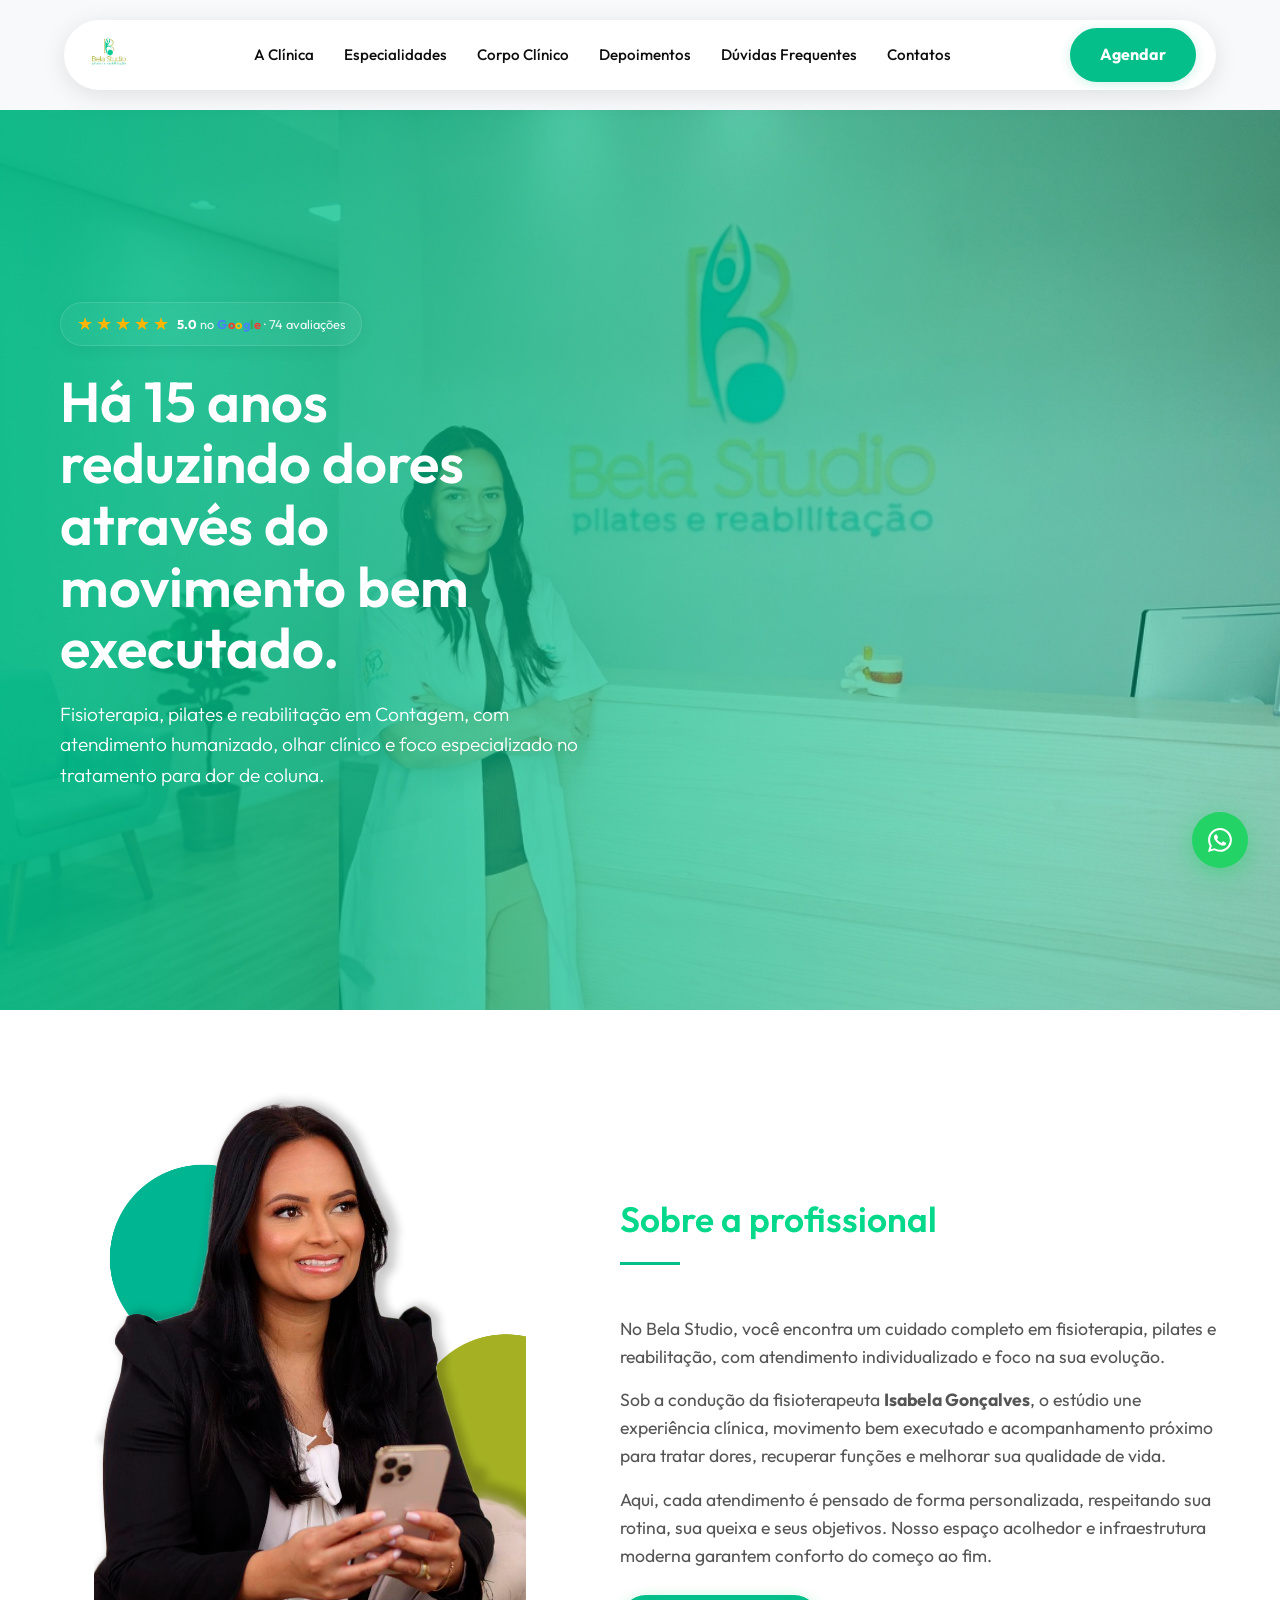
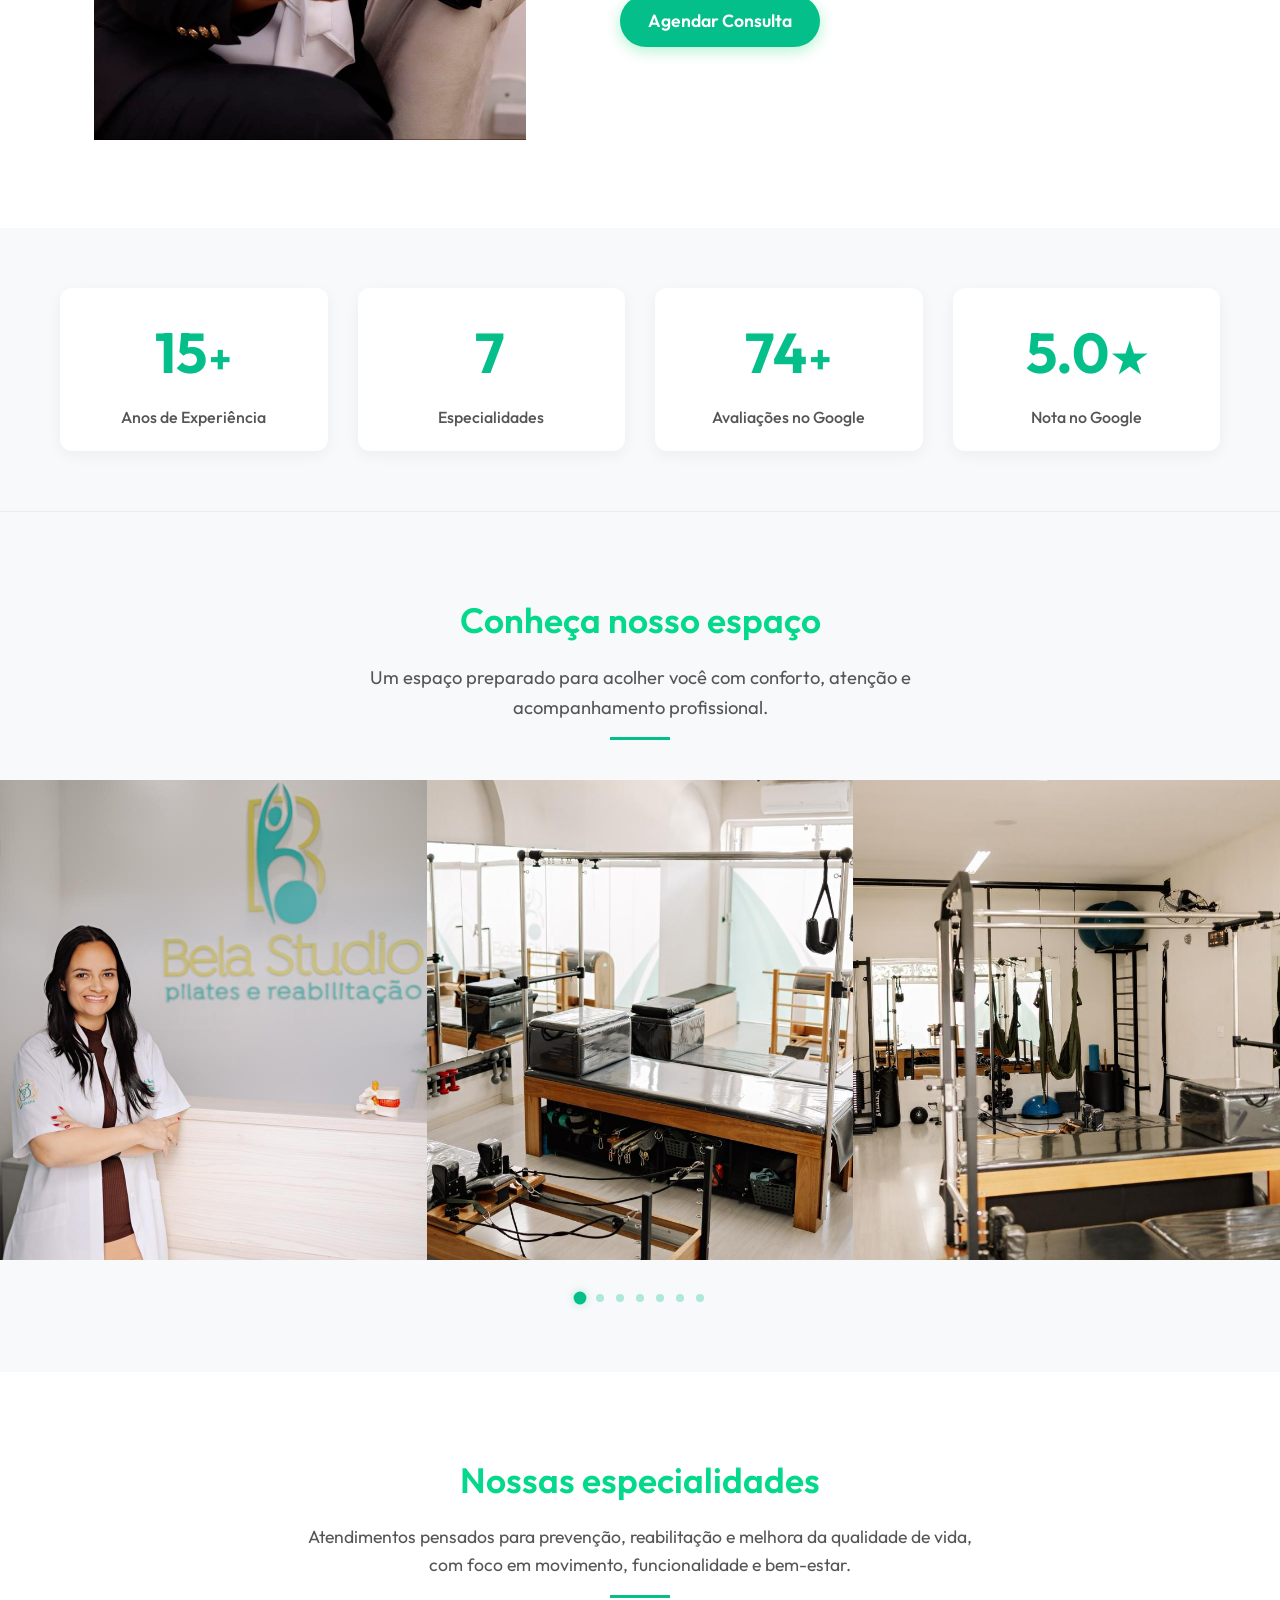
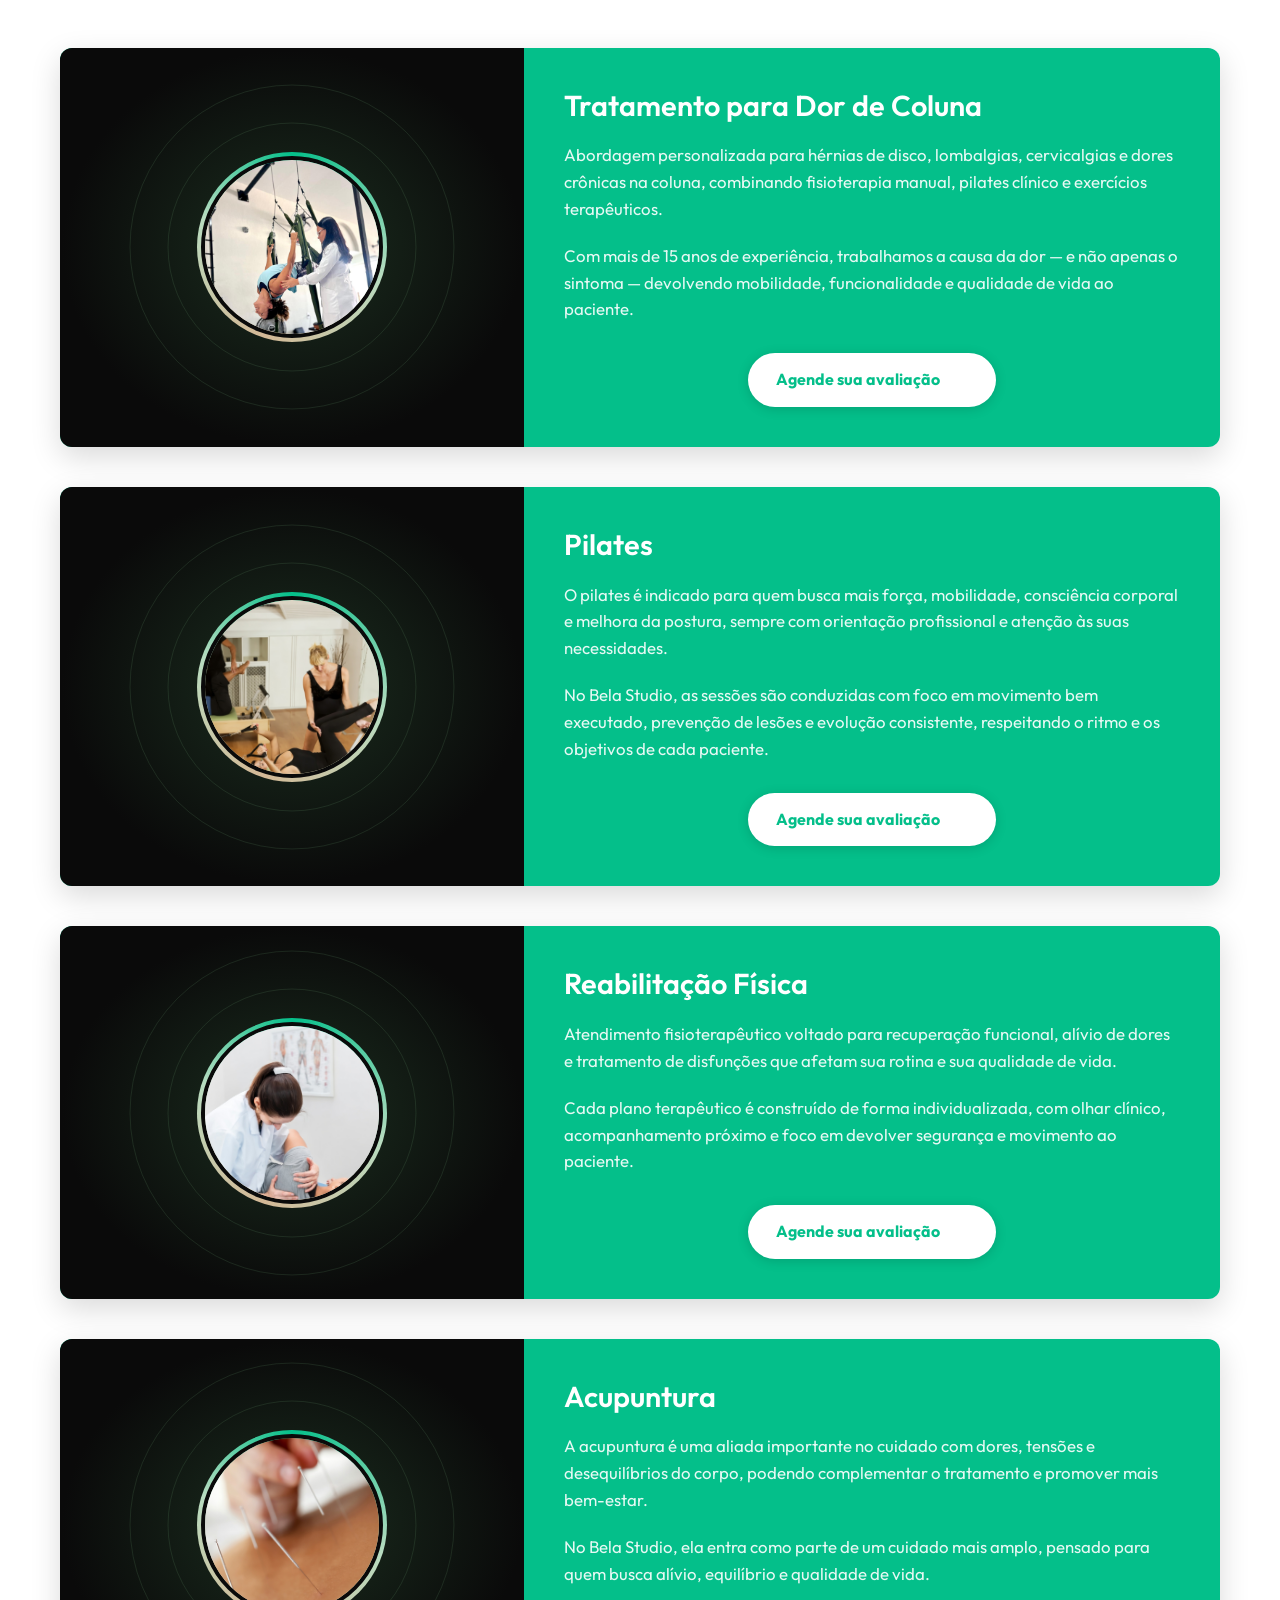
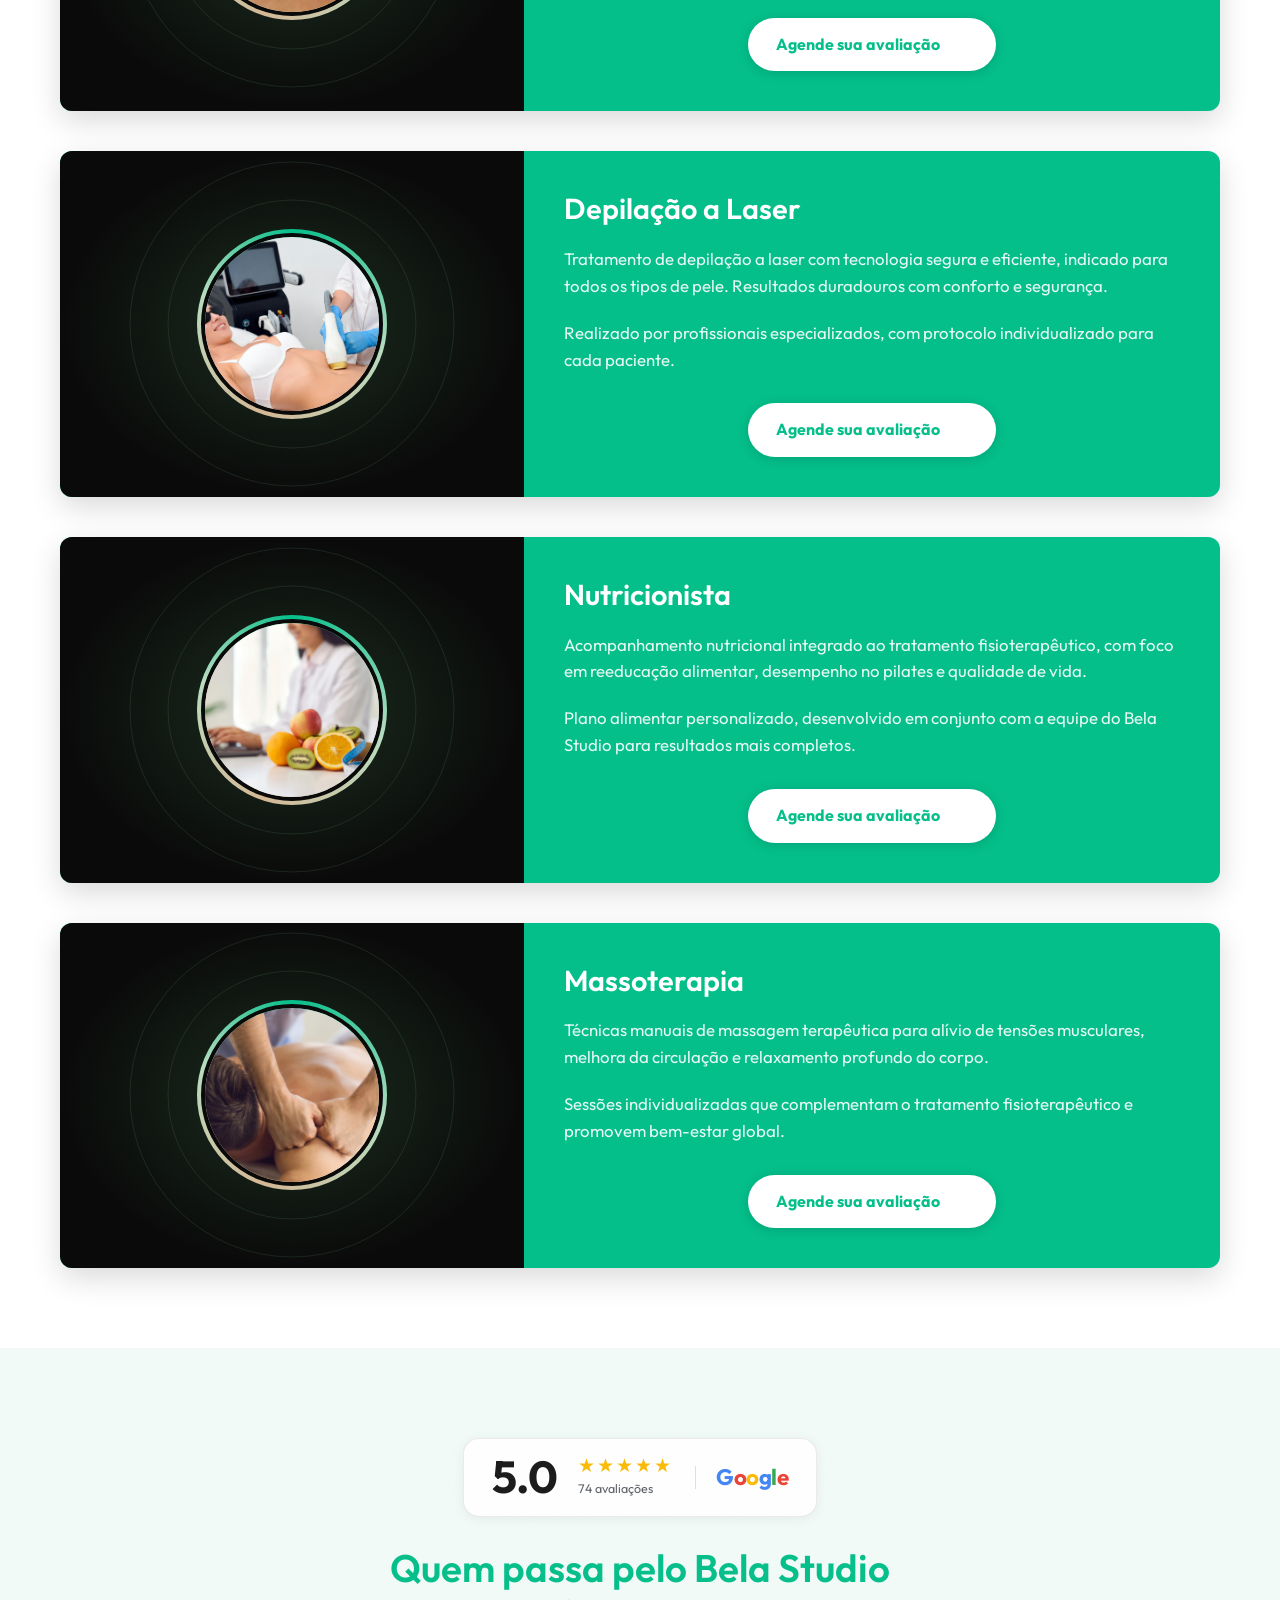
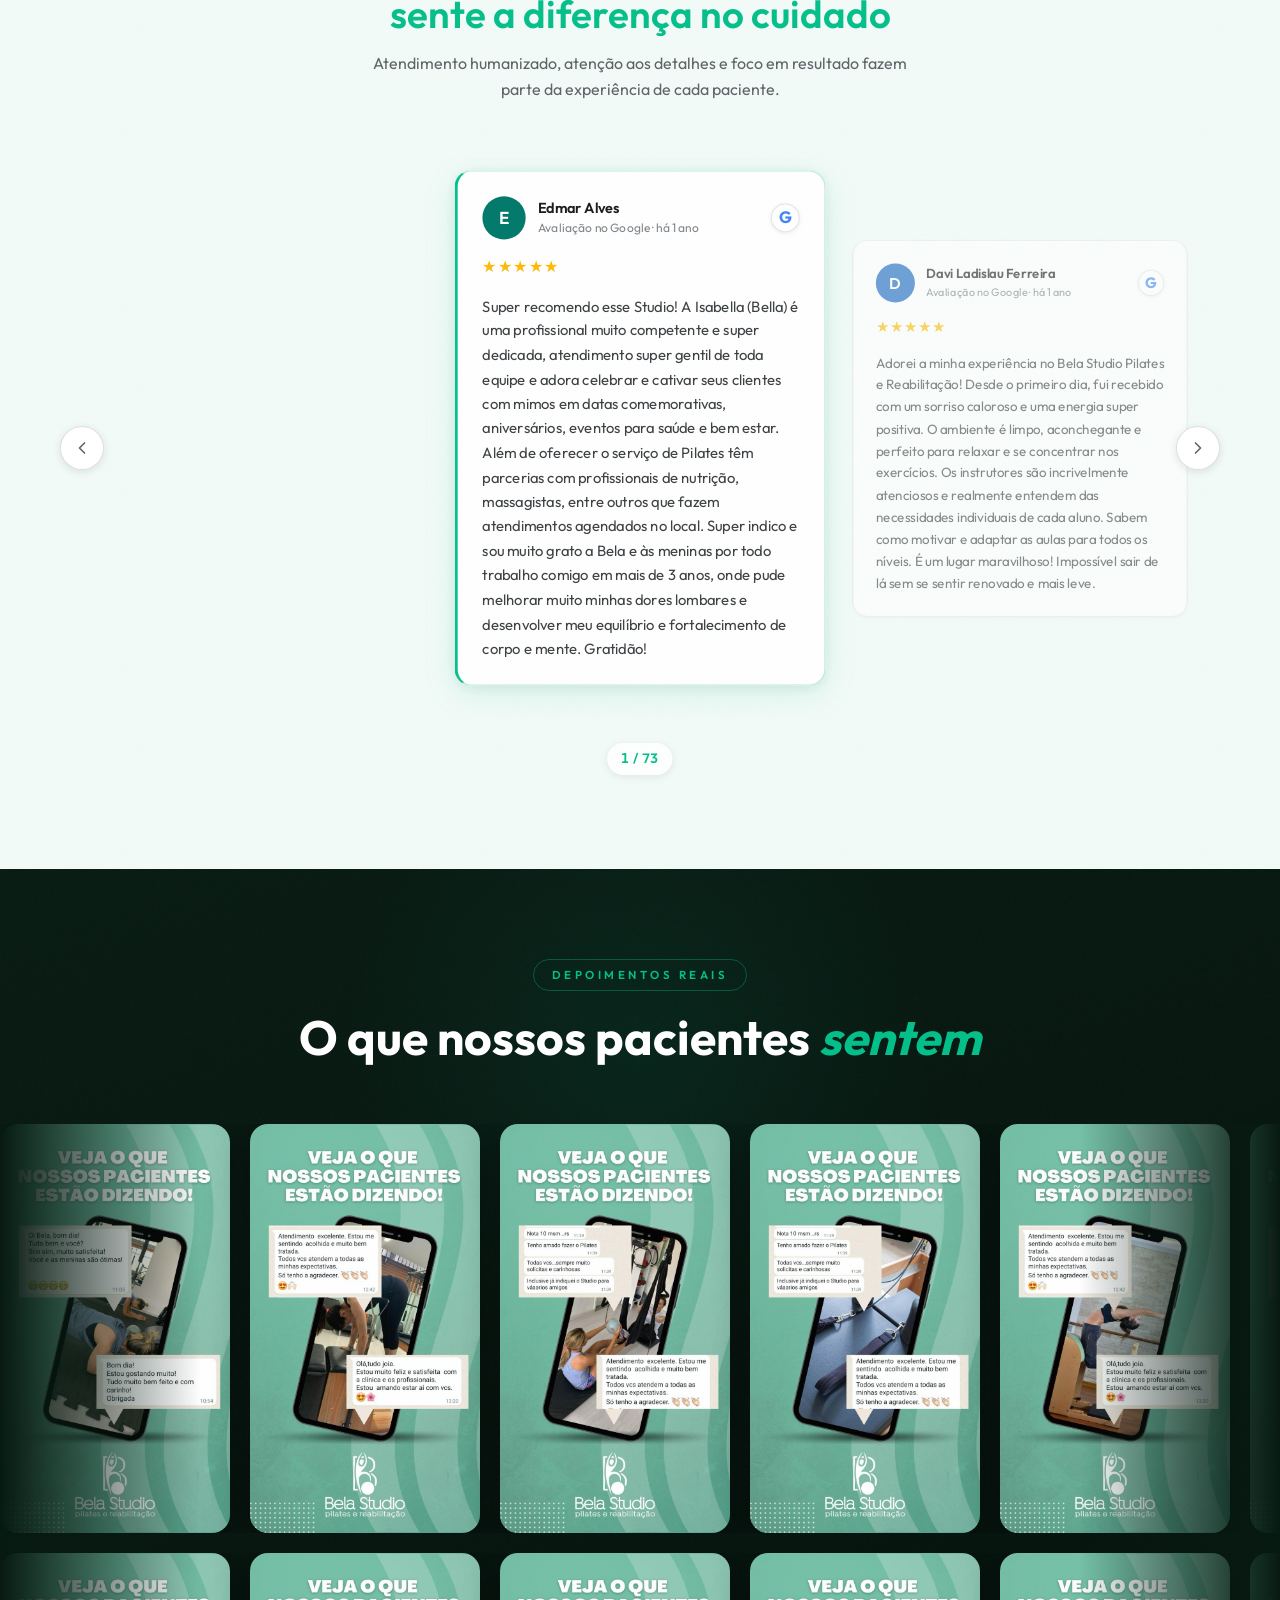
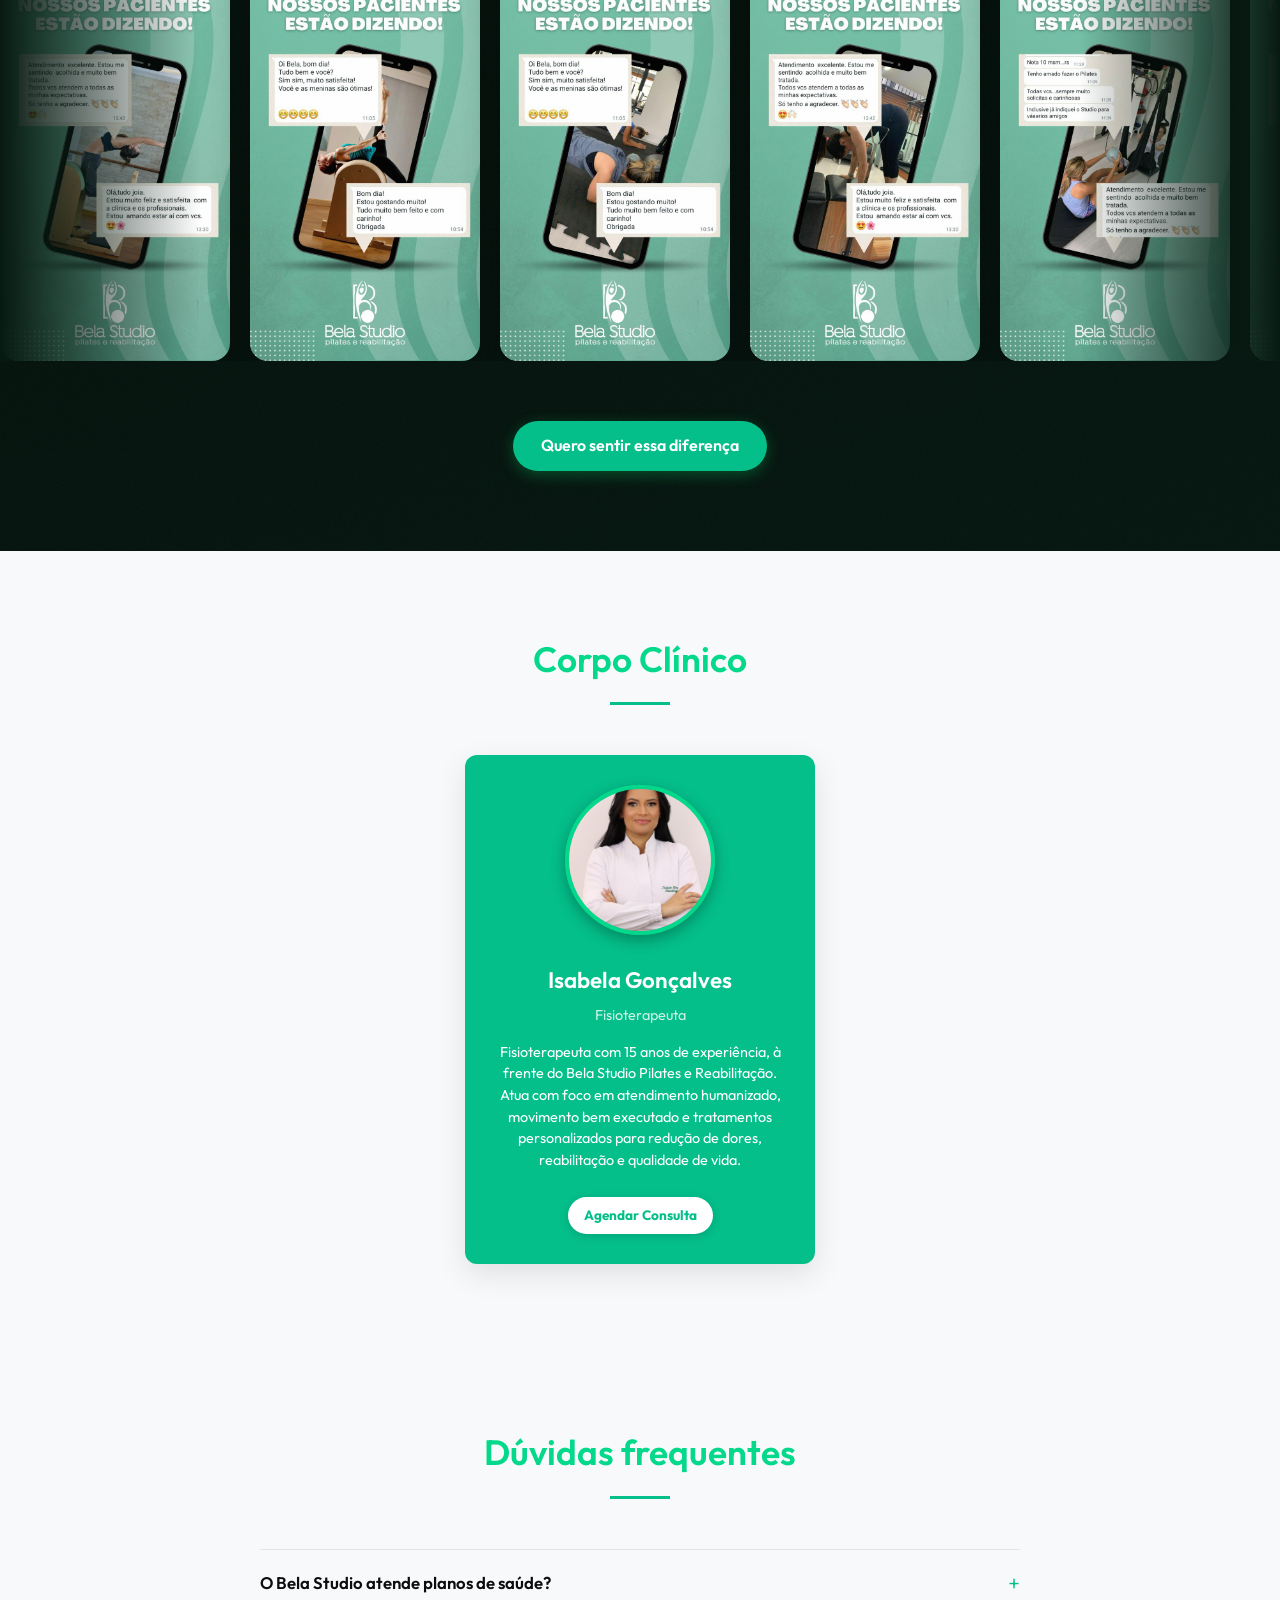
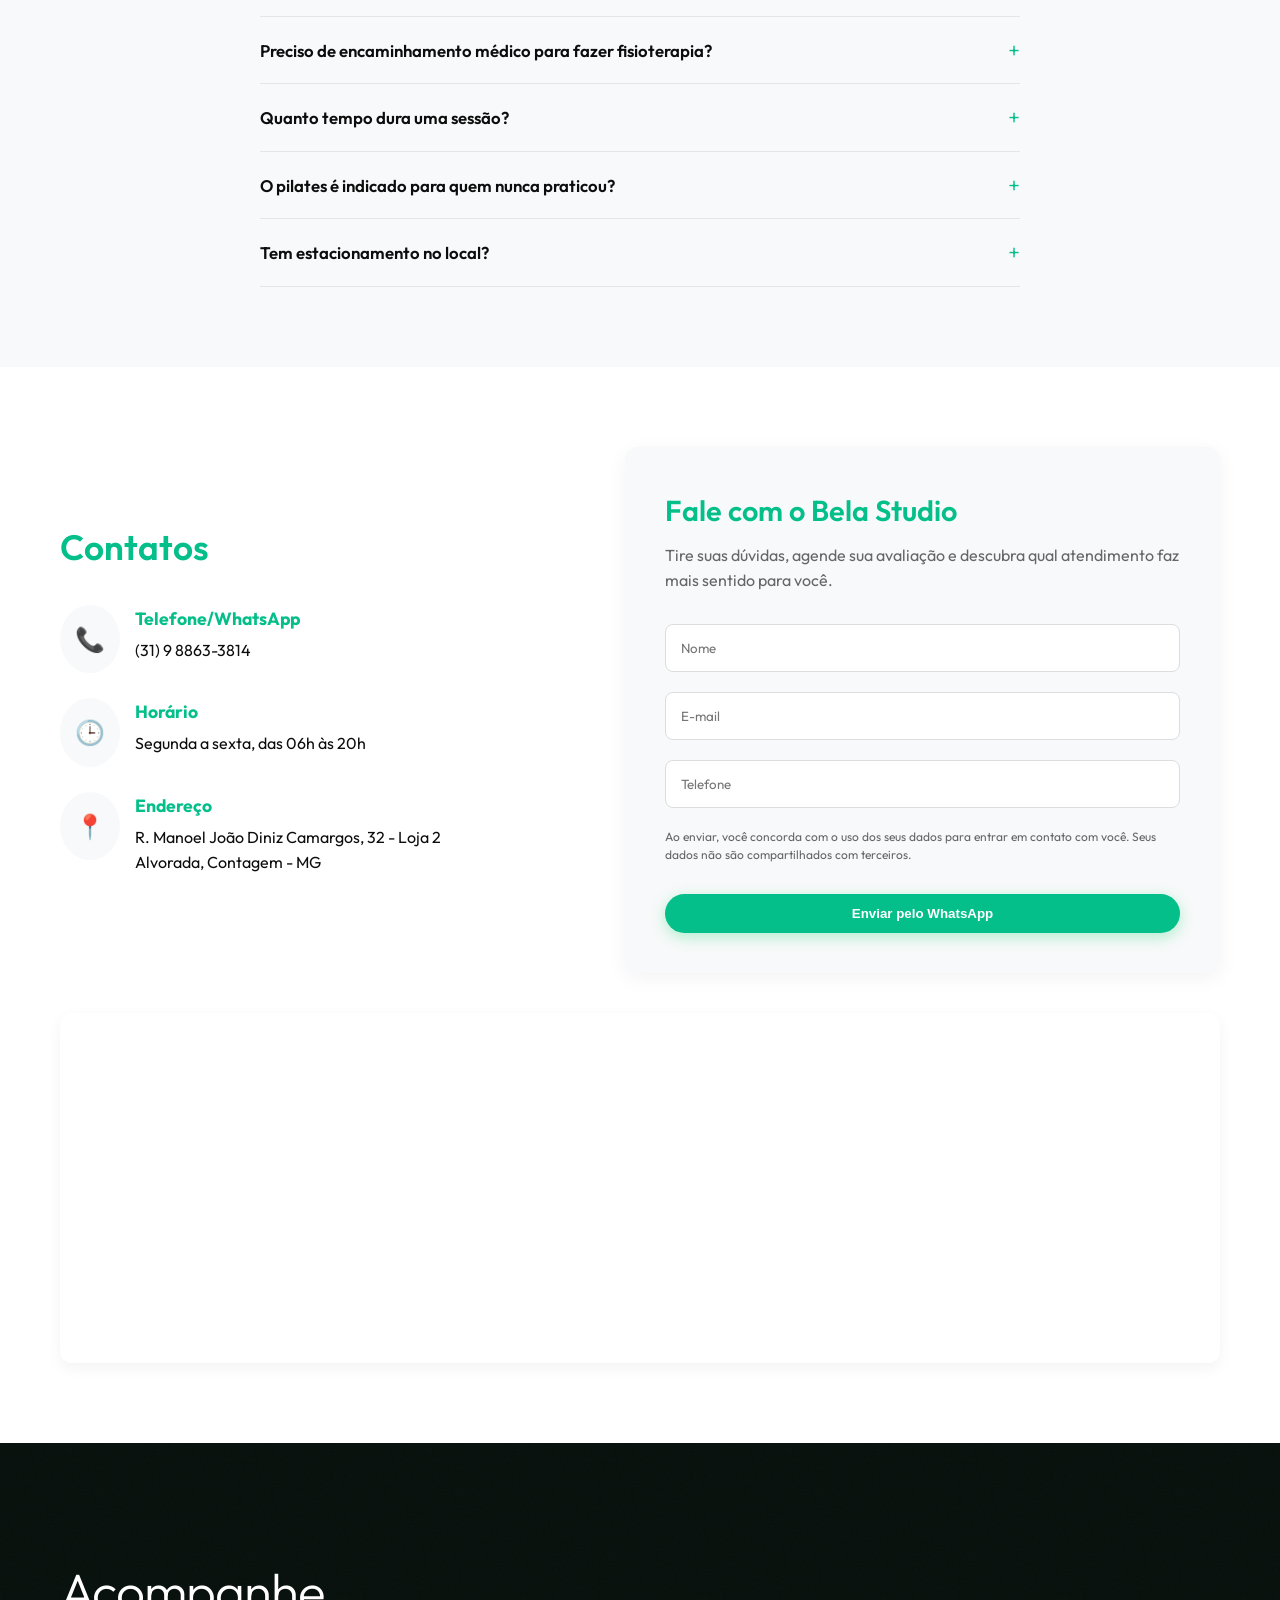
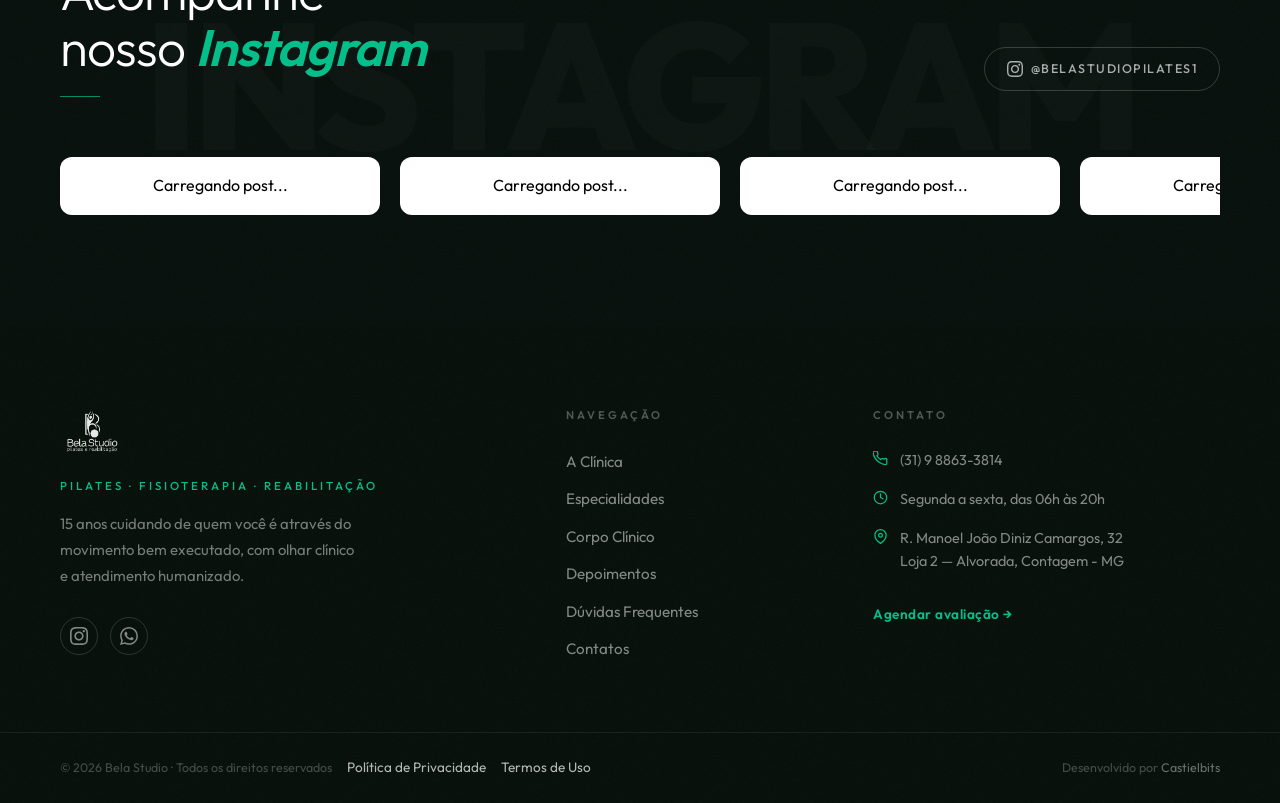
<file: index.html>
<!DOCTYPE html>
<html lang="pt-BR">

<head>
    <meta charset="UTF-8">
    <meta name="viewport" content="width=device-width, initial-scale=1.0">
    <title>Bela Studio - Fisioterapia e Pilates em Contagem</title>
    <meta name="description"
        content="Há 15 anos reduzindo dores através do movimento bem executado. Fisioterapia, pilates e reabilitação em Contagem com atendimento humanizado e foco real em resultado.">
    <meta name="robots" content="index, follow">

    <!-- Open Graph -->
    <meta property="og:type" content="website">
    <meta property="og:title" content="Bela Studio - Fisioterapia e Pilates em Contagem">
    <meta property="og:description"
        content="15 anos reduzindo dores através do movimento bem executado. Fisioterapia, pilates e reabilitação com atendimento humanizado e foco real em resultado.">
    <meta property="og:image" content="images/aclinica.png">
    <meta property="og:locale" content="pt_BR">

    <!-- Favicon -->
    <link rel="icon" type="image/png" href="images/logosemfundo.png">
    <link rel="apple-touch-icon" href="images/logosemfundo.png">

    <link rel="preconnect" href="https://fonts.googleapis.com">
    <link rel="preconnect" href="https://fonts.gstatic.com" crossorigin>
    <link href="https://fonts.googleapis.com/css2?family=Outfit:wght@300;400;500;600;700&display=swap" rel="stylesheet">
    <link rel="stylesheet" href="styles.min.css">

    <!-- Preload do banner do hero (LCP) -->
    <link rel="preload" as="image" href="images/bannerbelastudio.png" fetchpriority="high">
</head>

<body>
    <!-- Scroll Progress Bar -->
    <div class="scroll-progress" id="scrollProgress"></div>

    <!-- Custom Cursor -->
    <div class="cursor-dot" id="cursorDot"></div>
    <div class="cursor-ring" id="cursorRing"></div>

    <!-- Intro Splash Screen -->
    <div class="intro-splash" id="introSplash">
        <div class="intro-bg-glow"></div>
        <div class="intro-logo-wrapper">
            <img src="images/logosemfundo.png" alt="Bela Studio" class="intro-logo" width="3556" height="2845" decoding="async">
            <div class="intro-shine"></div>
        </div>
        <p class="intro-tagline">Pilates &middot; Fisioterapia &middot; Reabilitação</p>
    </div>

    <header class="header" id="header">
        <div class="top-bar">
            <span>★ 5.0 no Google · <span class="google-review-counter" data-target="74">74</span> avaliações · Há 15
                anos em Contagem</span>
        </div>
        <div class="container header-content">
            <a href="#" class="logo-link">
                <img src="images/logobelastudio.png" alt="Bela Studio Logo" class="logo" width="50" height="50" decoding="async">
            </a>

            <nav class="desktop-nav">
                <ul class="nav-links">
                    <li><a href="#sobre">A Clínica</a></li>
                    <li><a href="#especialidades">Especialidades</a></li>
                    <li><a href="#corpo-clinico">Corpo Clínico</a></li>
                    <li><a href="#depoimentos">Depoimentos</a></li>
                    <li><a href="#faq">Dúvidas Frequentes</a></li>
                    <li><a href="#contatos">Contatos</a></li>
                </ul>
            </nav>

            <div class="header-actions">
                <a href="https://wa.me/5531988633814" class="btn btn-primary btn-outline" target="_blank">Agendar</a>
                <button class="mobile-menu-toggle" aria-label="Abrir menu">
                    <span></span>
                    <span></span>
                    <span></span>
                </button>
            </div>
        </div>
    </header>

    <main>
        <!-- Hero Section -->
        <section class="hero paralax" id="home">
            <div class="hero-bg" style="background-image: url('images/bannerbelastudio.png');"></div>
            <div class="hero-overlay"></div>
            <div class="container">
                <div class="hero-content hero-reveal-container">
                    <div class="hero-badge">
                        <span class="hero-badge-stars">
                            <span class="star">★</span><span class="star">★</span><span class="star">★</span><span
                                class="star">★</span><span class="star">★</span>
                        </span>
                        <span><strong>5.0</strong> no <span style="font-weight:700; letter-spacing: 0.5px;"><span
                                    style="color:#4285F4">G</span><span style="color:#EA4335">o</span><span
                                    style="color:#FBBC05">o</span><span style="color:#4285F4">g</span><span
                                    style="color:#34A853">l</span><span style="color:#EA4335">e</span></span> &middot;
                            <span class="google-review-counter" data-target="74">74</span> avaliações</span>
                    </div>
                    <h1 class="hero-title">Há 15 anos reduzindo dores através do movimento bem executado.</h1>
                    <p class="hero-subtitle">Fisioterapia, pilates e reabilitação em Contagem, com atendimento
                        humanizado, olhar clínico e foco especializado no tratamento para dor de coluna.</p>
                    <a href="https://wa.me/5531988633814" class="btn btn-primary hero-cta-pulse" target="_blank">Agende
                        sua avaliação</a>
                </div>
            </div>
        </section>

        <!-- Sobre a profissional -->
        <section class="about" id="sobre">
            <div class="container">
                <div class="about-split fade-in">
                    <div class="about-image-wrapper">
                        <img src="images/fotosobremim.png" alt="Isabela Gonçalves - Fisioterapeuta"
                            class="about-person-img" loading="lazy" width="500" height="752" decoding="async">
                    </div>
                    <div class="about-text-content">
                        <div class="section-header" style="text-align: left; margin-bottom: 20px;">
                            <h2 class="section-title">Sobre a profissional</h2>
                            <div class="title-divider" style="margin: 15px 0;"></div>
                        </div>
                        <p>No Bela Studio, você encontra um cuidado completo em fisioterapia, pilates e reabilitação,
                            com atendimento individualizado e foco na sua evolução.</p>
                        <p>Sob a condução da fisioterapeuta <strong>Isabela Gonçalves</strong>, o estúdio une
                            experiência clínica, movimento bem executado e acompanhamento próximo para tratar dores,
                            recuperar funções e melhorar sua qualidade de vida.</p>
                        <p>Aqui, cada atendimento é pensado de forma personalizada, respeitando sua rotina, sua queixa e
                            seus objetivos. Nosso espaço acolhedor e infraestrutura moderna garantem conforto do começo
                            ao fim.</p>
                        <a href="https://wa.me/5531988633814" class="btn btn-primary"
                            style="margin-top:10px; align-self: flex-start;" target="_blank">Agendar Consulta</a>
                    </div>
                </div>
            </div>
        </section>

        <!-- Stats -->
        <section class="stats" id="numeros">
            <div class="container">
                <div class="stats-grid">
                    <div class="stat-item fade-in">
                        <div class="stat-value"><span class="stat-number" data-target="15">15</span><span
                                class="stat-suffix">+</span></div>
                        <p class="stat-label">Anos de Experiência</p>
                    </div>
                    <div class="stat-item fade-in">
                        <div class="stat-value"><span class="stat-number" data-target="7">7</span><span
                                class="stat-suffix"></span></div>
                        <p class="stat-label">Especialidades</p>
                    </div>
                    <div class="stat-item fade-in">
                        <div class="stat-value"><span class="stat-number" data-target="74">74</span><span
                                class="stat-suffix">+</span></div>
                        <p class="stat-label">Avaliações no Google</p>
                    </div>
                    <div class="stat-item fade-in">
                        <div class="stat-value"><span class="stat-number">5.0</span><span
                                class="stat-suffix">★</span></div>
                        <p class="stat-label">Nota no Google</p>
                    </div>
                </div>
            </div>
        </section>

        <!-- Galeria / Conheça nosso espaço -->
        <section class="gallery-carousel-section fade-in" id="galeria">
            <div class="container">
                <div class="section-header" style="margin-bottom: 40px;">
                    <h2 class="section-title">Conheça nosso espaço</h2>
                    <p
                        style="font-size: 1.15rem; color: #555; text-align: center; max-width: 650px; margin: 15px auto 0;">
                        Um espaço
                        preparado para acolher você com conforto, atenção e acompanhamento profissional.</p>
                    <div class="title-divider" style="margin-top: 15px;"></div>
                </div>
            </div>

            <div class="gallery-carousel-root">
                <div class="gallery-carousel-stage">
                    <div class="gallery-carousel-track" id="galleryTrack">
                        <div class="gallery-carousel-slide">
                            <img src="Espaco/dra2.jpeg" alt="Dra. Isabela na recepção do Bela Studio" loading="lazy" width="854" height="1280" decoding="async">
                        </div>
                        <div class="gallery-carousel-slide">
                            <img src="Espaco/espaco.jpeg" alt="Sala de Pilates com equipamentos profissionais"
                                loading="lazy" width="1280" height="854" decoding="async">
                        </div>
                        <div class="gallery-carousel-slide">
                            <img src="Espaco/espaco2.jpeg" alt="Espaço completo de treino e reabilitação"
                                loading="lazy" width="1280" height="854" decoding="async">
                        </div>
                        <div class="gallery-carousel-slide">
                            <img src="Espaco/dra1.jpeg" alt="Dra. Isabela Gonçalves - Fisioterapeuta" loading="lazy" width="838" height="1280" decoding="async">
                        </div>
                        <div class="gallery-carousel-slide">
                            <img src="Espaco/espaco3.jpeg" alt="Fachada do Bela Studio" loading="lazy" width="1280" height="854" decoding="async">
                        </div>
                        <div class="gallery-carousel-slide">
                            <img src="Espaco/espaco4.jpeg" alt="Recepção acolhedora do Bela Studio" loading="lazy" width="854" height="1280" decoding="async">
                        </div>
                        <div class="gallery-carousel-slide">
                            <img src="Espaco/espaco5.jpeg" alt="Consultório elegante" loading="lazy" width="832" height="1280" decoding="async">
                        </div>
                        <div class="gallery-carousel-slide">
                            <img src="Espaco/espaco6.jpeg" alt="Detalhes do espaço" loading="lazy" width="854" height="1280" decoding="async">
                        </div>
                        <div class="gallery-carousel-slide">
                            <img src="images/fotocoluna.jpeg" alt="Tratamento especializado para dor de coluna"
                                loading="lazy" width="960" height="1280" decoding="async">
                        </div>
                    </div>
                </div>



                <!-- Dots -->
                <div class="gallery-dots" id="galleryDots"></div>
            </div>
        </section>

        <!-- Especialidades -->
        <section class="services" id="especialidades">
            <div class="container">
                <div class="section-header fade-in">
                    <h2 class="section-title">Nossas especialidades</h2>
                    <p
                        style="text-align: center; max-width: 700px; margin: 15px auto 0; font-size: 1.1rem; color: #555;">
                        Atendimentos pensados para prevenção, reabilitação e melhora da qualidade de vida, com foco em
                        movimento, funcionalidade e bem-estar.</p>
                    <div class="title-divider" style="margin-top: 15px;"></div>
                </div>

                <div class="services-list">
                    <!-- Service Destaque: Dor de Coluna -->
                    <div class="service-card-horizontal fade-in-up">
                        <div class="service-img-horizontal">
                            <div class="service-story-ring">
                                <img src="images/fotocoluna.jpeg" alt="Tratamento para Dor de Coluna"
                                    class="service-story-img" loading="lazy" width="960" height="1280" decoding="async">
                            </div>
                        </div>
                        <div class="service-info-horizontal">
                            <h3 class="service-title-horizontal">Tratamento para Dor de Coluna</h3>
                            <p class="service-desc-horizontal">Abordagem personalizada para hérnias de disco,
                                lombalgias, cervicalgias e dores crônicas na coluna, combinando fisioterapia
                                manual, pilates clínico e exercícios terapêuticos.</p>
                            <p class="service-desc-horizontal">Com mais de 15 anos de experiência, trabalhamos
                                a causa da dor — e não apenas o sintoma — devolvendo mobilidade, funcionalidade
                                e qualidade de vida ao paciente.</p>
                            <a href="https://wa.me/5531988633814" class="btn btn-primary btn-flex"
                                target="_blank">Agende
                                sua avaliação <svg class="wa-icon-svg" xmlns="http://www.w3.org/2000/svg"
                                    viewBox="0 0 24 24" fill="#ffffff">
                                    <path
                                        d="M.057 24l1.687-6.163c-1.041-1.804-1.588-3.849-1.587-5.946.003-6.556 5.338-11.891 11.893-11.891 3.181.001 6.167 1.24 8.413 3.488 2.245 2.248 3.481 5.236 3.48 8.414-.003 6.557-5.338 11.892-11.893 11.892-1.99-.001-3.951-.5-5.688-1.448L.057 24zm6.597-3.807c1.676.995 3.276 1.591 5.392 1.592 5.448 0 9.886-4.434 9.889-9.885.002-5.462-4.415-9.89-9.881-9.892-5.452 0-9.887 4.434-9.889 9.884-.001 2.225.651 3.891 1.746 5.634l-.999 3.648 3.742-.981zm11.387-5.464c-.074-.124-.272-.198-.57-.347-.297-.149-1.758-.868-2.031-.967-.272-.099-.47-.149-.669.149-.198.297-.768.967-.941 1.165-.173.198-.345.223-.643.074-.297-.149-1.255-.462-2.39-1.475-.883-.788-1.48-1.761-1.653-2.059-.173-.297-.018-.458.13-.606.134-.133.297-.347.446-.521.151-.172.2-.296.3-.495.099-.198.05-.372-.025-.521-.075-.148-.669-1.611-.916-2.206-.242-.579-.487-.501-.669-.51l-.57-.01c-.198 0-.52.074-.792.372s-1.04 1.016-1.04 2.479 1.065 2.876 1.213 3.074c.149.198 2.095 3.2 5.076 4.487.709.306 1.263.489 1.694.626.712.226 1.36.194 1.872.118.571-.085 1.758-.719 2.006-1.413.248-.695.248-1.29.173-1.414z" />
                                </svg></a>
                        </div>
                    </div>

                    <!-- Service 1 -->
                    <div class="service-card-horizontal fade-in-up">
                        <div class="service-img-horizontal">
                            <div class="service-story-ring">
                                <img src="especialidades/pilates.jpg" alt="Pilates" class="service-story-img"
                                    style="object-position: center 40%;" loading="lazy" width="752" height="1360" decoding="async">
                            </div>
                        </div>
                        <div class="service-info-horizontal">
                            <h3 class="service-title-horizontal">Pilates</h3>
                            <p class="service-desc-horizontal">O pilates é indicado para quem busca mais força,
                                mobilidade, consciência corporal e melhora da postura, sempre com orientação
                                profissional e atenção às suas necessidades.</p>
                            <p class="service-desc-horizontal">No Bela Studio, as sessões são conduzidas com foco em
                                movimento bem executado, prevenção de lesões e evolução consistente, respeitando o ritmo
                                e os objetivos de cada paciente.</p>
                            <a href="https://wa.me/5531988633814" class="btn btn-primary btn-flex"
                                target="_blank">Agende
                                sua avaliação <svg class="wa-icon-svg" xmlns="http://www.w3.org/2000/svg"
                                    viewBox="0 0 24 24" fill="#ffffff">
                                    <path
                                        d="M.057 24l1.687-6.163c-1.041-1.804-1.588-3.849-1.587-5.946.003-6.556 5.338-11.891 11.893-11.891 3.181.001 6.167 1.24 8.413 3.488 2.245 2.248 3.481 5.236 3.48 8.414-.003 6.557-5.338 11.892-11.893 11.892-1.99-.001-3.951-.5-5.688-1.448L.057 24zm6.597-3.807c1.676.995 3.276 1.591 5.392 1.592 5.448 0 9.886-4.434 9.889-9.885.002-5.462-4.415-9.89-9.881-9.892-5.452 0-9.887 4.434-9.889 9.884-.001 2.225.651 3.891 1.746 5.634l-.999 3.648 3.742-.981zm11.387-5.464c-.074-.124-.272-.198-.57-.347-.297-.149-1.758-.868-2.031-.967-.272-.099-.47-.149-.669.149-.198.297-.768.967-.941 1.165-.173.198-.345.223-.643.074-.297-.149-1.255-.462-2.39-1.475-.883-.788-1.48-1.761-1.653-2.059-.173-.297-.018-.458.13-.606.134-.133.297-.347.446-.521.151-.172.2-.296.3-.495.099-.198.05-.372-.025-.521-.075-.148-.669-1.611-.916-2.206-.242-.579-.487-.501-.669-.51l-.57-.01c-.198 0-.52.074-.792.372s-1.04 1.016-1.04 2.479 1.065 2.876 1.213 3.074c.149.198 2.095 3.2 5.076 4.487.709.306 1.263.489 1.694.626.712.226 1.36.194 1.872.118.571-.085 1.758-.719 2.006-1.413.248-.695.248-1.29.173-1.414z" />
                                </svg></a>
                        </div>
                    </div>

                    <!-- Service 2 -->
                    <div class="service-card-horizontal fade-in-up">
                        <div class="service-img-horizontal">
                            <div class="service-story-ring">
                                <img src="especialidades/fisioterapia.jpg" alt="Reabilitação Física"
                                    class="service-story-img" loading="lazy" width="768" height="1344" decoding="async">
                            </div>
                        </div>
                        <div class="service-info-horizontal">
                            <h3 class="service-title-horizontal">Reabilitação Física</h3>
                            <p class="service-desc-horizontal">Atendimento fisioterapêutico voltado para recuperação
                                funcional, alívio de dores e tratamento de disfunções que afetam sua rotina e sua
                                qualidade de vida.</p>
                            <p class="service-desc-horizontal">Cada plano terapêutico é construído de forma
                                individualizada, com olhar clínico, acompanhamento próximo e foco em devolver segurança
                                e movimento ao paciente.</p>
                            <a href="https://wa.me/5531988633814" class="btn btn-primary btn-flex"
                                target="_blank">Agende
                                sua avaliação <svg class="wa-icon-svg" xmlns="http://www.w3.org/2000/svg"
                                    viewBox="0 0 24 24" fill="#ffffff">
                                    <path
                                        d="M.057 24l1.687-6.163c-1.041-1.804-1.588-3.849-1.587-5.946.003-6.556 5.338-11.891 11.893-11.891 3.181.001 6.167 1.24 8.413 3.488 2.245 2.248 3.481 5.236 3.48 8.414-.003 6.557-5.338 11.892-11.893 11.892-1.99-.001-3.951-.5-5.688-1.448L.057 24zm6.597-3.807c1.676.995 3.276 1.591 5.392 1.592 5.448 0 9.886-4.434 9.889-9.885.002-5.462-4.415-9.89-9.881-9.892-5.452 0-9.887 4.434-9.889 9.884-.001 2.225.651 3.891 1.746 5.634l-.999 3.648 3.742-.981zm11.387-5.464c-.074-.124-.272-.198-.57-.347-.297-.149-1.758-.868-2.031-.967-.272-.099-.47-.149-.669.149-.198.297-.768.967-.941 1.165-.173.198-.345.223-.643.074-.297-.149-1.255-.462-2.39-1.475-.883-.788-1.48-1.761-1.653-2.059-.173-.297-.018-.458.13-.606.134-.133.297-.347.446-.521.151-.172.2-.296.3-.495.099-.198.05-.372-.025-.521-.075-.148-.669-1.611-.916-2.206-.242-.579-.487-.501-.669-.51l-.57-.01c-.198 0-.52.074-.792.372s-1.04 1.016-1.04 2.479 1.065 2.876 1.213 3.074c.149.198 2.095 3.2 5.076 4.487.709.306 1.263.489 1.694.626.712.226 1.36.194 1.872.118.571-.085 1.758-.719 2.006-1.413.248-.695.248-1.29.173-1.414z" />
                                </svg></a>
                        </div>
                    </div>

                    <!-- Service 4 -->
                    <div class="service-card-horizontal fade-in-up">
                        <div class="service-img-horizontal">
                            <div class="service-story-ring">
                                <img src="especialidades/acupuntura.jpg" alt="Acupuntura" class="service-story-img"
                                    style="object-position: center 35%;" loading="lazy" width="752" height="1376" decoding="async">
                            </div>
                        </div>
                        <div class="service-info-horizontal">
                            <h3 class="service-title-horizontal">Acupuntura</h3>
                            <p class="service-desc-horizontal">A acupuntura é uma aliada importante no cuidado com
                                dores, tensões e desequilíbrios do corpo, podendo complementar o tratamento e promover
                                mais bem-estar.</p>
                            <p class="service-desc-horizontal">No Bela Studio, ela entra como parte de um cuidado mais
                                amplo, pensado para quem busca alívio, equilíbrio e qualidade de vida.</p>
                            <a href="https://wa.me/5531988633814" class="btn btn-primary btn-flex"
                                target="_blank">Agende
                                sua avaliação <svg class="wa-icon-svg" xmlns="http://www.w3.org/2000/svg"
                                    viewBox="0 0 24 24" fill="#ffffff">
                                    <path
                                        d="M.057 24l1.687-6.163c-1.041-1.804-1.588-3.849-1.587-5.946.003-6.556 5.338-11.891 11.893-11.891 3.181.001 6.167 1.24 8.413 3.488 2.245 2.248 3.481 5.236 3.48 8.414-.003 6.557-5.338 11.892-11.893 11.892-1.99-.001-3.951-.5-5.688-1.448L.057 24zm6.597-3.807c1.676.995 3.276 1.591 5.392 1.592 5.448 0 9.886-4.434 9.889-9.885.002-5.462-4.415-9.89-9.881-9.892-5.452 0-9.887 4.434-9.889 9.884-.001 2.225.651 3.891 1.746 5.634l-.999 3.648 3.742-.981zm11.387-5.464c-.074-.124-.272-.198-.57-.347-.297-.149-1.758-.868-2.031-.967-.272-.099-.47-.149-.669.149-.198.297-.768.967-.941 1.165-.173.198-.345.223-.643.074-.297-.149-1.255-.462-2.39-1.475-.883-.788-1.48-1.761-1.653-2.059-.173-.297-.018-.458.13-.606.134-.133.297-.347.446-.521.151-.172.2-.296.3-.495.099-.198.05-.372-.025-.521-.075-.148-.669-1.611-.916-2.206-.242-.579-.487-.501-.669-.51l-.57-.01c-.198 0-.52.074-.792.372s-1.04 1.016-1.04 2.479 1.065 2.876 1.213 3.074c.149.198 2.095 3.2 5.076 4.487.709.306 1.263.489 1.694.626.712.226 1.36.194 1.872.118.571-.085 1.758-.719 2.006-1.413.248-.695.248-1.29.173-1.414z" />
                                </svg></a>
                        </div>
                    </div>

                    <!-- Service 6: Depilação a Laser -->
                    <div class="service-card-horizontal fade-in-up">
                        <div class="service-img-horizontal">
                            <div class="service-story-ring">
                                <img src="especialidades/depilacao-laser.jpg" alt="Depilação a Laser"
                                    class="service-story-img" loading="lazy" width="1168" height="784" decoding="async">
                            </div>
                        </div>
                        <div class="service-info-horizontal">
                            <h3 class="service-title-horizontal">Depilação a Laser</h3>
                            <p class="service-desc-horizontal">Tratamento de depilação a laser com tecnologia segura e
                                eficiente, indicado para todos os tipos de pele. Resultados duradouros com conforto e
                                segurança.</p>
                            <p class="service-desc-horizontal">Realizado por profissionais especializados, com protocolo
                                individualizado para cada paciente.</p>
                            <a href="https://wa.me/5531988633814" class="btn btn-primary btn-flex"
                                target="_blank">Agende
                                sua avaliação <svg class="wa-icon-svg" xmlns="http://www.w3.org/2000/svg"
                                    viewBox="0 0 24 24" fill="#ffffff">
                                    <path
                                        d="M.057 24l1.687-6.163c-1.041-1.804-1.588-3.849-1.587-5.946.003-6.556 5.338-11.891 11.893-11.891 3.181.001 6.167 1.24 8.413 3.488 2.245 2.248 3.481 5.236 3.48 8.414-.003 6.557-5.338 11.892-11.893 11.892-1.99-.001-3.951-.5-5.688-1.448L.057 24zm6.597-3.807c1.676.995 3.276 1.591 5.392 1.592 5.448 0 9.886-4.434 9.889-9.885.002-5.462-4.415-9.89-9.881-9.892-5.452 0-9.887 4.434-9.889 9.884-.001 2.225.651 3.891 1.746 5.634l-.999 3.648 3.742-.981zm11.387-5.464c-.074-.124-.272-.198-.57-.347-.297-.149-1.758-.868-2.031-.967-.272-.099-.47-.149-.669.149-.198.297-.768.967-.941 1.165-.173.198-.345.223-.643.074-.297-.149-1.255-.462-2.39-1.475-.883-.788-1.48-1.761-1.653-2.059-.173-.297-.018-.458.13-.606.134-.133.297-.347.446-.521.151-.172.2-.296.3-.495.099-.198.05-.372-.025-.521-.075-.148-.669-1.611-.916-2.206-.242-.579-.487-.501-.669-.51l-.57-.01c-.198 0-.52.074-.792.372s-1.04 1.016-1.04 2.479 1.065 2.876 1.213 3.074c.149.198 2.095 3.2 5.076 4.487.709.306 1.263.489 1.694.626.712.226 1.36.194 1.872.118.571-.085 1.758-.719 2.006-1.413.248-.695.248-1.29.173-1.414z" />
                                </svg></a>
                        </div>
                    </div>

                    <!-- Service 9 -->
                    <div class="service-card-horizontal fade-in-up">
                        <div class="service-img-horizontal">
                            <div class="service-story-ring">
                                <img src="especialidades/nutricionista.jpg" alt="Nutricionista"
                                    class="service-story-img" style="object-position: center 55%;" loading="lazy" width="752" height="1376" decoding="async">
                            </div>
                        </div>
                        <div class="service-info-horizontal">
                            <h3 class="service-title-horizontal">Nutricionista</h3>
                            <p class="service-desc-horizontal">Acompanhamento nutricional integrado ao tratamento
                                fisioterapêutico, com foco em reeducação alimentar, desempenho no pilates e qualidade de
                                vida.</p>
                            <p class="service-desc-horizontal">Plano alimentar personalizado, desenvolvido em conjunto
                                com a equipe do Bela Studio para resultados mais completos.</p>
                            <a href="https://wa.me/5531988633814" class="btn btn-primary btn-flex"
                                target="_blank">Agende
                                sua avaliação <svg class="wa-icon-svg" xmlns="http://www.w3.org/2000/svg"
                                    viewBox="0 0 24 24" fill="#ffffff">
                                    <path
                                        d="M.057 24l1.687-6.163c-1.041-1.804-1.588-3.849-1.587-5.946.003-6.556 5.338-11.891 11.893-11.891 3.181.001 6.167 1.24 8.413 3.488 2.245 2.248 3.481 5.236 3.48 8.414-.003 6.557-5.338 11.892-11.893 11.892-1.99-.001-3.951-.5-5.688-1.448L.057 24zm6.597-3.807c1.676.995 3.276 1.591 5.392 1.592 5.448 0 9.886-4.434 9.889-9.885.002-5.462-4.415-9.89-9.881-9.892-5.452 0-9.887 4.434-9.889 9.884-.001 2.225.651 3.891 1.746 5.634l-.999 3.648 3.742-.981zm11.387-5.464c-.074-.124-.272-.198-.57-.347-.297-.149-1.758-.868-2.031-.967-.272-.099-.47-.149-.669.149-.198.297-.768.967-.941 1.165-.173.198-.345.223-.643.074-.297-.149-1.255-.462-2.39-1.475-.883-.788-1.48-1.761-1.653-2.059-.173-.297-.018-.458.13-.606.134-.133.297-.347.446-.521.151-.172.2-.296.3-.495.099-.198.05-.372-.025-.521-.075-.148-.669-1.611-.916-2.206-.242-.579-.487-.501-.669-.51l-.57-.01c-.198 0-.52.074-.792.372s-1.04 1.016-1.04 2.479 1.065 2.876 1.213 3.074c.149.198 2.095 3.2 5.076 4.487.709.306 1.263.489 1.694.626.712.226 1.36.194 1.872.118.571-.085 1.758-.719 2.006-1.413.248-.695.248-1.29.173-1.414z" />
                                </svg></a>
                        </div>
                    </div>

                    <!-- Service 10 -->
                    <div class="service-card-horizontal fade-in-up">
                        <div class="service-img-horizontal">
                            <div class="service-story-ring">
                                <img src="especialidades/massoterapia.jpg" alt="Massoterapia" class="service-story-img"
                                    loading="lazy" width="768" height="1344" decoding="async">
                            </div>
                        </div>
                        <div class="service-info-horizontal">
                            <h3 class="service-title-horizontal">Massoterapia</h3>
                            <p class="service-desc-horizontal">Técnicas manuais de massagem terapêutica para alívio de
                                tensões musculares, melhora da circulação e relaxamento profundo do corpo.</p>
                            <p class="service-desc-horizontal">Sessões individualizadas que complementam o tratamento
                                fisioterapêutico e promovem bem-estar global.</p>
                            <a href="https://wa.me/5531988633814" class="btn btn-primary btn-flex"
                                target="_blank">Agende
                                sua avaliação <svg class="wa-icon-svg" xmlns="http://www.w3.org/2000/svg"
                                    viewBox="0 0 24 24" fill="#ffffff">
                                    <path
                                        d="M.057 24l1.687-6.163c-1.041-1.804-1.588-3.849-1.587-5.946.003-6.556 5.338-11.891 11.893-11.891 3.181.001 6.167 1.24 8.413 3.488 2.245 2.248 3.481 5.236 3.48 8.414-.003 6.557-5.338 11.892-11.893 11.892-1.99-.001-3.951-.5-5.688-1.448L.057 24zm6.597-3.807c1.676.995 3.276 1.591 5.392 1.592 5.448 0 9.886-4.434 9.889-9.885.002-5.462-4.415-9.89-9.881-9.892-5.452 0-9.887 4.434-9.889 9.884-.001 2.225.651 3.891 1.746 5.634l-.999 3.648 3.742-.981zm11.387-5.464c-.074-.124-.272-.198-.57-.347-.297-.149-1.758-.868-2.031-.967-.272-.099-.47-.149-.669.149-.198.297-.768.967-.941 1.165-.173.198-.345.223-.643.074-.297-.149-1.255-.462-2.39-1.475-.883-.788-1.48-1.761-1.653-2.059-.173-.297-.018-.458.13-.606.134-.133.297-.347.446-.521.151-.172.2-.296.3-.495.099-.198.05-.372-.025-.521-.075-.148-.669-1.611-.916-2.206-.242-.579-.487-.501-.669-.51l-.57-.01c-.198 0-.52.074-.792.372s-1.04 1.016-1.04 2.479 1.065 2.876 1.213 3.074c.149.198 2.095 3.2 5.076 4.487.709.306 1.263.489 1.694.626.712.226 1.36.194 1.872.118.571-.085 1.758-.719 2.006-1.413.248-.695.248-1.29.173-1.414z" />
                                </svg></a>
                        </div>
                    </div>
                </div>
            </div>
        </section>

        <!-- Avaliações Google -->
        <section class="reviews fade-in" id="depoimentos">
            <div class="container">

                <!-- Cabeçalho -->
                <div class="reviews-header">
                    <div class="reviews-rating-badge">
                        <div class="rrb-score">5.0</div>
                        <div class="rrb-right">
                            <div class="rrb-stars">
                                <span class="star">★</span><span class="star">★</span><span class="star">★</span><span
                                    class="star">★</span><span class="star">★</span>
                            </div>
                            <div class="rrb-count"><span class="google-review-counter" data-target="74">74</span>
                                avaliações</div>
                        </div>
                        <div class="rrb-google">
                            <span style="color:#4285F4">G</span><span style="color:#EA4335">o</span><span
                                style="color:#FBBC05">o</span><span style="color:#4285F4">g</span><span
                                style="color:#34A853">l</span><span style="color:#EA4335">e</span>
                        </div>
                    </div>
                    <h2 class="reviews-title">Quem passa pelo Bela Studio<br>sente a diferença no cuidado</h2>
                    <p class="reviews-sub">Atendimento humanizado, atenção aos detalhes e foco em resultado fazem parte
                        da experiência de cada paciente.</p>
                </div>

                <!-- Carousel de cards (renderizado dinamicamente via script.js) -->
                <div class="rc-carousel-root">
                    <div class="rc-stage" id="rcStage">
                        <div class="rc-track" id="rcTrack"></div>
                    </div><!-- /.rc-stage -->

                    <!-- Setas -->
                    <button class="rc-arrow rc-arrow-prev" id="rcPrev" aria-label="Anterior">
                        <svg xmlns="http://www.w3.org/2000/svg" viewBox="0 0 24 24" fill="none" stroke="currentColor"
                            stroke-width="2" stroke-linecap="round" stroke-linejoin="round">
                            <polyline points="15 18 9 12 15 6" />
                        </svg>
                    </button>
                    <button class="rc-arrow rc-arrow-next" id="rcNext" aria-label="Próximo">
                        <svg xmlns="http://www.w3.org/2000/svg" viewBox="0 0 24 24" fill="none" stroke="currentColor"
                            stroke-width="2" stroke-linecap="round" stroke-linejoin="round">
                            <polyline points="9 18 15 12 9 6" />
                        </svg>
                    </button>

                    <!-- Indicador numérico -->
                    <div class="rc-counter" id="rcCounter" aria-live="polite">1 / 73</div>

                </div><!-- /.rc-carousel-root -->
            </div>
        </section>

        <!-- Prints de Depoimentos -->
        <section class="prints-depoimentos" id="prints-depoimentos">
            <div class="container">
                <div class="prints-header fade-in">
                    <span class="prints-eyebrow">Depoimentos reais</span>
                    <h2 class="prints-title">O que nossos pacientes <em>sentem</em></h2>
                </div>
            </div>

            <div class="marquee-wrapper">
                <div class="marquee-fade-left"></div>
                <div class="marquee-fade-right"></div>

                <!-- Fila 1: scroll para a esquerda -->
                <div class="marquee-row">
                    <div class="marquee-track marquee-left">
                        <div class="print-item"><img src="images/depoimento-01.jpeg"
                                alt="Depoimento de paciente" class="print-img" loading="lazy" width="720" height="1280" decoding="async"></div>
                        <div class="print-item"><img src="images/depoimento-02.jpeg"
                                alt="Depoimento de paciente" class="print-img" loading="lazy" width="720" height="1280" decoding="async"></div>
                        <div class="print-item"><img src="images/depoimento-03.jpeg"
                                alt="Depoimento de paciente" class="print-img" loading="lazy" width="720" height="1280" decoding="async"></div>
                        <div class="print-item"><img src="images/depoimento-04.jpeg"
                                alt="Depoimento de paciente" class="print-img" loading="lazy" width="720" height="1280" decoding="async"></div>
                        <div class="print-item"><img src="images/depoimento-05.jpeg"
                                alt="Depoimento de paciente" class="print-img" loading="lazy" width="720" height="1280" decoding="async"></div>
                        <div class="print-item"><img src="images/depoimento-06.jpeg"
                                alt="Depoimento de paciente" class="print-img" loading="lazy" width="720" height="1280" decoding="async"></div>
                        <!-- Duplicado para loop perfeito -->
                        <div class="print-item"><img src="images/depoimento-01.jpeg"
                                alt="Depoimento de paciente" class="print-img" loading="lazy" width="720" height="1280" decoding="async"></div>
                        <div class="print-item"><img src="images/depoimento-02.jpeg"
                                alt="Depoimento de paciente" class="print-img" loading="lazy" width="720" height="1280" decoding="async"></div>
                        <div class="print-item"><img src="images/depoimento-03.jpeg"
                                alt="Depoimento de paciente" class="print-img" loading="lazy" width="720" height="1280" decoding="async"></div>
                        <div class="print-item"><img src="images/depoimento-04.jpeg"
                                alt="Depoimento de paciente" class="print-img" loading="lazy" width="720" height="1280" decoding="async"></div>
                        <div class="print-item"><img src="images/depoimento-05.jpeg"
                                alt="Depoimento de paciente" class="print-img" loading="lazy" width="720" height="1280" decoding="async"></div>
                        <div class="print-item"><img src="images/depoimento-06.jpeg"
                                alt="Depoimento de paciente" class="print-img" loading="lazy" width="720" height="1280" decoding="async"></div>
                    </div>
                </div>

                <!-- Fila 2: scroll para a direita (início deslocado) -->
                <div class="marquee-row">
                    <div class="marquee-track marquee-right">
                        <div class="print-item"><img src="images/depoimento-05.jpeg"
                                alt="Depoimento de paciente" class="print-img" loading="lazy" width="720" height="1280" decoding="async"></div>
                        <div class="print-item"><img src="images/depoimento-06.jpeg"
                                alt="Depoimento de paciente" class="print-img" loading="lazy" width="720" height="1280" decoding="async"></div>
                        <div class="print-item"><img src="images/depoimento-01.jpeg"
                                alt="Depoimento de paciente" class="print-img" loading="lazy" width="720" height="1280" decoding="async"></div>
                        <div class="print-item"><img src="images/depoimento-02.jpeg"
                                alt="Depoimento de paciente" class="print-img" loading="lazy" width="720" height="1280" decoding="async"></div>
                        <div class="print-item"><img src="images/depoimento-03.jpeg"
                                alt="Depoimento de paciente" class="print-img" loading="lazy" width="720" height="1280" decoding="async"></div>
                        <div class="print-item"><img src="images/depoimento-04.jpeg"
                                alt="Depoimento de paciente" class="print-img" loading="lazy" width="720" height="1280" decoding="async"></div>
                        <!-- Duplicado para loop perfeito -->
                        <div class="print-item"><img src="images/depoimento-05.jpeg"
                                alt="Depoimento de paciente" class="print-img" loading="lazy" width="720" height="1280" decoding="async"></div>
                        <div class="print-item"><img src="images/depoimento-06.jpeg"
                                alt="Depoimento de paciente" class="print-img" loading="lazy" width="720" height="1280" decoding="async"></div>
                        <div class="print-item"><img src="images/depoimento-01.jpeg"
                                alt="Depoimento de paciente" class="print-img" loading="lazy" width="720" height="1280" decoding="async"></div>
                        <div class="print-item"><img src="images/depoimento-02.jpeg"
                                alt="Depoimento de paciente" class="print-img" loading="lazy" width="720" height="1280" decoding="async"></div>
                        <div class="print-item"><img src="images/depoimento-03.jpeg"
                                alt="Depoimento de paciente" class="print-img" loading="lazy" width="720" height="1280" decoding="async"></div>
                        <div class="print-item"><img src="images/depoimento-04.jpeg"
                                alt="Depoimento de paciente" class="print-img" loading="lazy" width="720" height="1280" decoding="async"></div>
                    </div>
                </div>
            </div>

            <div class="container">
                <div class="prints-cta fade-in">
                    <a href="https://wa.me/5531988633814" class="btn btn-primary" target="_blank">Quero sentir essa
                        diferença</a>
                </div>
            </div>
        </section>

        <!-- Corpo Clinico -->
        <section class="team" id="corpo-clinico">
            <div class="container fade-in">
                <div class="section-header">
                    <h2 class="section-title">Corpo Clínico</h2>
                    <div class="title-divider"></div>
                </div>

                <div class="team-grid" style="display: flex; justify-content: center;">
                    <div class="team-card" style="max-width: 400px;">
                        <img src="images/isabela-goncalves.jpeg" alt="Isabela Gonçalves"
                            class="team-img" loading="lazy" width="683" height="1024" decoding="async">
                        <h3 class="team-name">Isabela Gonçalves</h3>
                        <p class="team-role">Fisioterapeuta</p>
                        <p class="team-bio">Fisioterapeuta com 15 anos de experiência, à frente do Bela Studio Pilates e
                            Reabilitação. Atua com foco em atendimento humanizado, movimento bem executado e tratamentos
                            personalizados para redução de dores, reabilitação e qualidade de vida.</p>
                        <a href="https://wa.me/5531988633814" class="btn btn-secondary btn-sm" target="_blank">Agendar
                            Consulta</a>
                    </div>
                </div>
            </div>
        </section>

        <!-- FAQ -->
        <section class="faq" id="faq">
            <div class="container">
                <div class="section-header fade-in">
                    <h2 class="section-title">Dúvidas frequentes</h2>
                    <div class="title-divider"></div>
                </div>
                <div class="faq-list fade-in">
                    <div class="faq-item">
                        <button class="faq-question" aria-expanded="false">
                            O Bela Studio atende planos de saúde?
                            <span class="faq-icon">+</span>
                        </button>
                        <div class="faq-answer">
                            <p>Atendemos de forma particular. Entre em contato pelo WhatsApp para verificar as condições
                                e valores disponíveis.</p>
                        </div>
                    </div>
                    <div class="faq-item">
                        <button class="faq-question" aria-expanded="false">
                            Preciso de encaminhamento médico para fazer fisioterapia?
                            <span class="faq-icon">+</span>
                        </button>
                        <div class="faq-answer">
                            <p>Não é obrigatório. Você pode agendar uma avaliação diretamente conosco. Em alguns casos,
                                a prescrição médica pode auxiliar no direcionamento do tratamento.</p>
                        </div>
                    </div>
                    <div class="faq-item">
                        <button class="faq-question" aria-expanded="false">
                            Quanto tempo dura uma sessão?
                            <span class="faq-icon">+</span>
                        </button>
                        <div class="faq-answer">
                            <p>As sessões têm duração média de 50 a 60 minutos, podendo variar conforme o tipo de
                                atendimento e as necessidades individuais de cada paciente.</p>
                        </div>
                    </div>
                    <div class="faq-item">
                        <button class="faq-question" aria-expanded="false">
                            O pilates é indicado para quem nunca praticou?
                            <span class="faq-icon">+</span>
                        </button>
                        <div class="faq-answer">
                            <p>Sim! As sessões são adaptadas ao nível de cada paciente. Iniciantes passam por uma avaliação
                                postural antes de começar, garantindo segurança e evolução progressiva.</p>
                        </div>
                    </div>
                    <div class="faq-item">
                        <button class="faq-question" aria-expanded="false">
                            Tem estacionamento no local?
                            <span class="faq-icon">+</span>
                        </button>
                        <div class="faq-answer">
                            <p>Sim, há opções de estacionamento nas proximidades do estúdio. Entre em contato para mais
                                detalhes sobre o acesso.</p>
                        </div>
                    </div>
                </div>
            </div>
        </section>

        <!-- Contatos -->
        <section class="contact" id="contatos">
            <div class="container fade-in">
                <div class="contact-wrapper">
                    <div class="contact-info">
                        <h2 class="section-title" style="color:var(--dark-green); text-align: left;">Contatos</h2>
                        <ul class="contact-list">
                            <li>
                                <span class="icon">📞</span>
                                <div>
                                    <strong>Telefone/WhatsApp</strong>
                                    <p>(31) 9 8863-3814</p>
                                </div>
                            </li>
                            <li>
                                <span class="icon">🕒</span>
                                <div>
                                    <strong>Horário</strong>
                                    <p>Segunda a sexta, das 06h às 20h</p>
                                </div>
                            </li>
                            <li>
                                <span class="icon">📍</span>
                                <div>
                                    <strong>Endereço</strong>
                                    <p>R. Manoel João Diniz Camargos, 32 - Loja 2<br>Alvorada, Contagem - MG</p>
                                </div>
                            </li>
                        </ul>
                    </div>

                    <div class="contact-form-card">
                        <h3>Fale com o Bela Studio</h3>
                        <p>Tire suas dúvidas, agende sua avaliação e descubra qual atendimento faz mais sentido para
                            você.</p>
                        <form id="contactForm" action="#">
                            <div class="form-group">
                                <input type="text" placeholder="Nome" required>
                            </div>
                            <div class="form-group">
                                <input type="email" placeholder="E-mail" required>
                            </div>
                            <div class="form-group">
                                <input type="tel" placeholder="Telefone" required>
                            </div>
                            <p class="form-lgpd">Ao enviar, você concorda com o uso dos seus dados para entrar em
                                contato com você. Seus dados não são compartilhados com terceiros.</p>
                            <button type="submit" class="btn btn-primary w-100">Enviar pelo WhatsApp</button>
                            <div class="form-success" id="formSuccess">
                                <span>✓</span> Mensagem enviada! Aguarde nosso contato.
                            </div>
                        </form>
                    </div>
                </div>

                <!-- Google Maps Embed -->
                <div class="map-container fade-in-up"
                    style="margin-top: 40px; border-radius: var(--border-radius); overflow: hidden; height: 350px; box-shadow: 0 5px 15px rgba(0,0,0,0.05);">
                    <iframe
                        src="https://www.google.com/maps/embed/v1/place?key=AIzaSyBFw0Qbyq9zTFTd-tUY6dZWTgaQzuU17R8&q=R.+Manoel+João+Diniz+Camargos,+32+-+Alvorada,+Contagem+-+MG,+32042-220"
                        width="100%" height="100%" style="border:0;" allowfullscreen="" loading="lazy"
                        referrerpolicy="no-referrer-when-downgrade"></iframe>
                </div>
            </div>
        </section>

        <!-- Instagram Real Embeds -->
        <section class="instagram-section fade-in">
            <div class="ig-bg-word" aria-hidden="true">INSTAGRAM</div>
            <div class="container">
                <div class="ig-top-row">
                    <div class="ig-title-area" style="text-align: left;">
                        <h2>Acompanhe<br>nosso <em>Instagram</em></h2>
                        <div class="ig-title-rule" style="margin-left: 0;"></div>
                    </div>
                    <a href="https://www.instagram.com/bela.studiopilates1/" class="ig-btn-outline" target="_blank">
                        <svg width="16" height="16" viewBox="0 0 24 24" fill="currentColor">
                            <path
                                d="M12 2.163c3.204 0 3.584.012 4.85.07 3.252.148 4.771 1.691 4.919 4.919.058 1.265.069 1.645.069 4.849 0 3.205-.012 3.584-.069 4.849-.149 3.225-1.664 4.771-4.919 4.919-1.266.058-1.644.07-4.85.07-3.204 0-3.584-.012-4.849-.07-3.26-.149-4.771-1.699-4.919-4.92-.058-1.265-.07-1.644-.07-4.849 0-3.204.013-3.583.07-4.849.149-3.227 1.664-4.771 4.919-4.919 1.266-.057 1.645-.069 4.849-.069zm0-2.163c-3.259 0-3.667.014-4.947.072-4.358.2-6.78 2.618-6.98 6.98-.059 1.281-.073 1.689-.073 4.948 0 3.259.014 3.668.072 4.948.2 4.358 2.618 6.78 6.98 6.98 1.281.058 1.689.072 4.948.072 3.259 0 3.668-.014 4.948-.072 4.354-.2 6.782-2.618 6.979-6.98.059-1.28.073-1.689.073-4.948 0-3.259-.014-3.667-.072-4.947-.196-4.354-2.617-6.78-6.979-6.98-1.281-.059-1.69-.073-4.949-.073zm0 5.838c-3.403 0-6.162 2.759-6.162 6.162s2.759 6.163 6.162 6.163 6.162-2.759 6.162-6.163c0-3.403-2.759-6.162-6.162-6.162zm0 10.162c-2.209 0-4-1.79-4-4 0-2.209 1.791-4 4-4s4 1.791 4 4c0 2.21-1.791 4-4 4zm6.406-11.845c-.796 0-1.441.645-1.441 1.44s.645 1.44 1.441 1.44c.795 0 1.439-.645 1.439-1.44s-.644-1.44-1.439-1.44z" />
                        </svg>
                        @belastudiopilates1
                    </a>
                </div>

                <div class="ig-cards-grid">
                    <div class="ig-embed-wrapper" style="--delay: 0s;">
                        <blockquote class="instagram-media"
                            data-instgrm-permalink="https://www.instagram.com/p/C41aKVtO_7b/" data-instgrm-version="14"
                            style="background:#FFF; border:0; border-radius:8px; box-shadow:0 0 1px 0 rgba(0,0,0,0.5),0 1px 10px 0 rgba(0,0,0,0.15); margin: 0; max-width:100%; min-width:0; padding:0; width:100%;">
                            <a href="https://www.instagram.com/p/C41aKVtO_7b/" target="_blank"
                                style="display:block; padding:16px; text-align:center; text-decoration:none; color:#000;">Carregando
                                post...</a>
                        </blockquote>
                    </div>

                    <div class="ig-embed-wrapper" style="--delay: 0.1s;">
                        <blockquote class="instagram-media"
                            data-instgrm-permalink="https://www.instagram.com/p/CrbxHmduE15/" data-instgrm-version="14"
                            style="background:#FFF; border:0; border-radius:8px; box-shadow:0 0 1px 0 rgba(0,0,0,0.5),0 1px 10px 0 rgba(0,0,0,0.15); margin: 0; max-width:100%; min-width:0; padding:0; width:100%;">
                            <a href="https://www.instagram.com/p/CrbxHmduE15/" target="_blank"
                                style="display:block; padding:16px; text-align:center; text-decoration:none; color:#000;">Carregando
                                post...</a>
                        </blockquote>
                    </div>

                    <div class="ig-embed-wrapper" style="--delay: 0.2s;">
                        <blockquote class="instagram-media"
                            data-instgrm-permalink="https://www.instagram.com/p/DVntHdlDl1P/" data-instgrm-version="14"
                            style="background:#FFF; border:0; border-radius:8px; box-shadow:0 0 1px 0 rgba(0,0,0,0.5),0 1px 10px 0 rgba(0,0,0,0.15); margin: 0; max-width:100%; min-width:0; padding:0; width:100%;">
                            <a href="https://www.instagram.com/p/DVntHdlDl1P/" target="_blank"
                                style="display:block; padding:16px; text-align:center; text-decoration:none; color:#000;">Carregando
                                post...</a>
                        </blockquote>
                    </div>

                    <div class="ig-embed-wrapper" style="--delay: 0.3s;">
                        <blockquote class="instagram-media"
                            data-instgrm-permalink="https://www.instagram.com/p/DS8U65Mkeiw/" data-instgrm-version="14"
                            style="background:#FFF; border:0; border-radius:8px; box-shadow:0 0 1px 0 rgba(0,0,0,0.5),0 1px 10px 0 rgba(0,0,0,0.15); margin: 0; max-width:100%; min-width:0; padding:0; width:100%;">
                            <a href="https://www.instagram.com/p/DS8U65Mkeiw/" target="_blank"
                                style="display:block; padding:16px; text-align:center; text-decoration:none; color:#000;">Carregando
                                post...</a>
                        </blockquote>
                    </div>
                </div>
            </div>
        </section>
        <script async src="https://www.instagram.com/embed.js"></script>
    </main>

    <footer class="footer">
        <div class="footer-grain" aria-hidden="true"></div>

        <div class="container footer-body">

            <!-- Coluna 1: Marca -->
            <div class="footer-brand">
                <img src="images/logosemfundo.png" alt="Bela Studio" class="footer-logo" width="65" height="52" decoding="async">
                <p class="footer-tagline">Pilates · Fisioterapia · Reabilitação</p>
                <p class="footer-desc">15 anos cuidando de quem você é através do movimento bem executado, com olhar
                    clínico e atendimento humanizado.</p>
                <div class="footer-social">
                    <a href="https://www.instagram.com/bela.studiopilates1/" target="_blank" aria-label="Instagram"
                        class="footer-social-link">
                        <svg width="18" height="18" viewBox="0 0 24 24" fill="currentColor">
                            <path
                                d="M12 2.163c3.204 0 3.584.012 4.85.07 3.252.148 4.771 1.691 4.919 4.919.058 1.265.069 1.645.069 4.849 0 3.205-.012 3.584-.069 4.849-.149 3.225-1.664 4.771-4.919 4.919-1.266.058-1.644.07-4.85.07-3.204 0-3.584-.012-4.849-.07-3.26-.149-4.771-1.699-4.919-4.92-.058-1.265-.07-1.644-.07-4.849 0-3.204.013-3.583.07-4.849.149-3.227 1.664-4.771 4.919-4.919 1.266-.057 1.645-.069 4.849-.069zm0-2.163c-3.259 0-3.667.014-4.947.072-4.358.2-6.78 2.618-6.98 6.98-.059 1.281-.073 1.689-.073 4.948 0 3.259.014 3.668.072 4.948.2 4.358 2.618 6.78 6.98 6.98 1.281.058 1.689.072 4.948.072 3.259 0 3.668-.014 4.948-.072 4.354-.2 6.782-2.618 6.979-6.98.059-1.28.073-1.689.073-4.948 0-3.259-.014-3.667-.072-4.947-.196-4.354-2.617-6.78-6.979-6.98-1.281-.059-1.69-.073-4.949-.073zm0 5.838c-3.403 0-6.162 2.759-6.162 6.162s2.759 6.163 6.162 6.163 6.162-2.759 6.162-6.163c0-3.403-2.759-6.162-6.162-6.162zm0 10.162c-2.209 0-4-1.79-4-4 0-2.209 1.791-4 4-4s4 1.791 4 4c0 2.21-1.791 4-4 4zm6.406-11.845c-.796 0-1.441.645-1.441 1.44s.645 1.44 1.441 1.44c.795 0 1.439-.645 1.439-1.44s-.644-1.44-1.439-1.44z" />
                        </svg>
                    </a>
                    <a href="https://wa.me/5531988633814" target="_blank" aria-label="WhatsApp"
                        class="footer-social-link">
                        <svg width="18" height="18" viewBox="0 0 24 24" fill="currentColor">
                            <path
                                d="M17.472 14.382c-.297-.149-1.758-.867-2.03-.967-.273-.099-.471-.148-.67.15-.197.297-.767.966-.94 1.164-.173.199-.347.223-.644.075-.297-.15-1.255-.463-2.39-1.475-.883-.788-1.48-1.761-1.653-2.059-.173-.297-.018-.458.13-.606.134-.133.298-.347.446-.52.149-.174.198-.298.298-.497.099-.198.05-.371-.025-.52-.075-.149-.669-1.612-.916-2.207-.242-.579-.487-.5-.669-.51-.173-.008-.371-.01-.57-.01-.198 0-.52.074-.792.372-.272.297-1.04 1.016-1.04 2.479 0 1.462 1.065 2.875 1.213 3.074.149.198 2.096 3.2 5.077 4.487.709.306 1.262.489 1.694.625.712.227 1.36.195 1.871.118.571-.085 1.758-.719 2.006-1.413.248-.694.248-1.289.173-1.413-.074-.124-.272-.198-.57-.347m-5.421 7.403h-.004a9.87 9.87 0 01-5.031-1.378l-.361-.214-3.741.982.998-3.648-.235-.374a9.86 9.86 0 01-1.51-5.26c.001-5.45 4.436-9.884 9.888-9.884 2.64 0 5.122 1.03 6.988 2.898a9.825 9.825 0 012.893 6.994c-.003 5.45-4.437 9.884-9.885 9.884m8.413-18.297A11.815 11.815 0 0012.05 0C5.495 0 .16 5.335.157 11.892c0 2.096.547 4.142 1.588 5.945L.057 24l6.305-1.654a11.882 11.882 0 005.683 1.448h.005c6.554 0 11.89-5.335 11.893-11.893a11.821 11.821 0 00-3.48-8.413z" />
                        </svg>
                    </a>
                </div>
            </div>

            <!-- Coluna 2: Navegação -->
            <div class="footer-nav-col">
                <h4 class="footer-col-title">Navegação</h4>
                <ul class="footer-nav">
                    <li><a href="#sobre">A Clínica</a></li>
                    <li><a href="#especialidades">Especialidades</a></li>
                    <li><a href="#corpo-clinico">Corpo Clínico</a></li>
                    <li><a href="#depoimentos">Depoimentos</a></li>
                    <li><a href="#faq">Dúvidas Frequentes</a></li>
                    <li><a href="#contatos">Contatos</a></li>
                </ul>
            </div>

            <!-- Coluna 3: Contato -->
            <div class="footer-contact-col">
                <h4 class="footer-col-title">Contato</h4>
                <ul class="footer-contact-list">
                    <li>
                        <svg width="15" height="15" viewBox="0 0 24 24" fill="none" stroke="currentColor"
                            stroke-width="2" stroke-linecap="round" stroke-linejoin="round">
                            <path
                                d="M22 16.92v3a2 2 0 01-2.18 2 19.79 19.79 0 01-8.63-3.07A19.5 19.5 0 013.07 11 19.79 19.79 0 01.14 2.38 2 2 0 012.11 0h3a2 2 0 012 1.72 12.84 12.84 0 00.7 2.81 2 2 0 01-.45 2.11L6.25 7.63a16 16 0 006.12 6.12l1-1.07a2 2 0 012.11-.45 12.84 12.84 0 002.81.7A2 2 0 0122 14.92z" />
                        </svg>
                        <span>(31) 9 8863-3814</span>
                    </li>
                    <li>
                        <svg width="15" height="15" viewBox="0 0 24 24" fill="none" stroke="currentColor"
                            stroke-width="2" stroke-linecap="round" stroke-linejoin="round">
                            <circle cx="12" cy="12" r="10" />
                            <polyline points="12 6 12 12 16 14" />
                        </svg>
                        <span>Segunda a sexta, das 06h às 20h</span>
                    </li>
                    <li>
                        <svg width="15" height="15" viewBox="0 0 24 24" fill="none" stroke="currentColor"
                            stroke-width="2" stroke-linecap="round" stroke-linejoin="round">
                            <path d="M21 10c0 7-9 13-9 13S3 17 3 10a9 9 0 0118 0z" />
                            <circle cx="12" cy="10" r="3" />
                        </svg>
                        <span>R. Manoel João Diniz Camargos, 32<br>Loja 2 — Alvorada, Contagem - MG</span>
                    </li>
                </ul>
                <a href="https://wa.me/5531988633814" class="footer-cta" target="_blank">
                    Agendar avaliação →
                </a>
            </div>

        </div>

        <!-- Barra inferior -->
        <div class="footer-bottom">
            <div class="container footer-bottom-inner">
                <div class="footer-copy-links" style="display: flex; gap: 15px; align-items: center; flex-wrap: wrap;">
                    <span>&copy; 2026 Bela Studio · Todos os direitos reservados</span>
                    <a href="politica-de-privacidade.html"
                        style="color: rgba(255,255,255,0.7); font-size: 0.85rem; text-decoration: none;">Política de
                        Privacidade</a>
                    <a href="termos-de-uso.html"
                        style="color: rgba(255,255,255,0.7); font-size: 0.85rem; text-decoration: none;">Termos de
                        Uso</a>
                </div>
                <span class="footer-credit">Desenvolvido por <a href="https://www.instagram.com/castielbits/"
                        target="_blank">Castielbits</a></span>
            </div>
        </div>
    </footer>

    <!-- Floating WhatsApp Button -->
    <a href="https://wa.me/5531988633814" class="floating-whatsapp" target="_blank"
        aria-label="Fale conosco no WhatsApp">
        <svg xmlns="http://www.w3.org/2000/svg" width="24" height="24" fill="white" class="bi bi-whatsapp"
            viewBox="0 0 16 16" style="flex-shrink:0;">
            <path
                d="M13.601 2.326A7.85 7.85 0 0 0 7.994 0C3.627 0 .068 3.558.064 7.926c0 1.399.366 2.76 1.057 3.965L0 16l4.204-1.102a7.9 7.9 0 0 0 3.79.965h.004c4.368 0 7.926-3.558 7.93-7.93A7.9 7.9 0 0 0 13.6 2.326zM7.994 14.521a6.6 6.6 0 0 1-3.356-.92l-.24-.144-2.494.654.666-2.433-.156-.251a6.56 6.56 0 0 1-1.007-3.505c0-3.626 2.957-6.584 6.591-6.584a6.56 6.56 0 0 1 4.66 1.931 6.56 6.56 0 0 1 1.928 4.66c-.004 3.639-2.961 6.592-6.592 6.592m3.615-4.934c-.197-.099-1.17-.578-1.353-.646-.182-.065-.315-.099-.445.099-.133.197-.513.646-.627.775-.114.133-.232.148-.43.05-.197-.1-.836-.308-1.592-.985-.59-.525-.985-1.175-1.103-1.372-.114-.198-.011-.304.088-.403.087-.088.197-.232.296-.346.1-.114.133-.198.198-.33.065-.134.034-.248-.015-.347-.05-.099-.445-1.076-.612-1.47-.16-.389-.323-.335-.445-.34-.114-.007-.247-.007-.38-.007a.73.73 0 0 0-.529.247c-.182.198-.691.677-.691 1.654s.71 1.916.81 2.049c.098.133 1.394 2.132 3.383 2.992.47.205.84.326 1.129.418.475.152.904.129 1.246.08.38-.058 1.171-.48 1.338-.943.164-.464.164-.86.114-.943-.049-.084-.182-.133-.38-.232" />
        </svg>
        <span class="wa-label">Agendar</span>
    </a>

    <script defer src="script.js"></script>
</body>

</html>
</file>
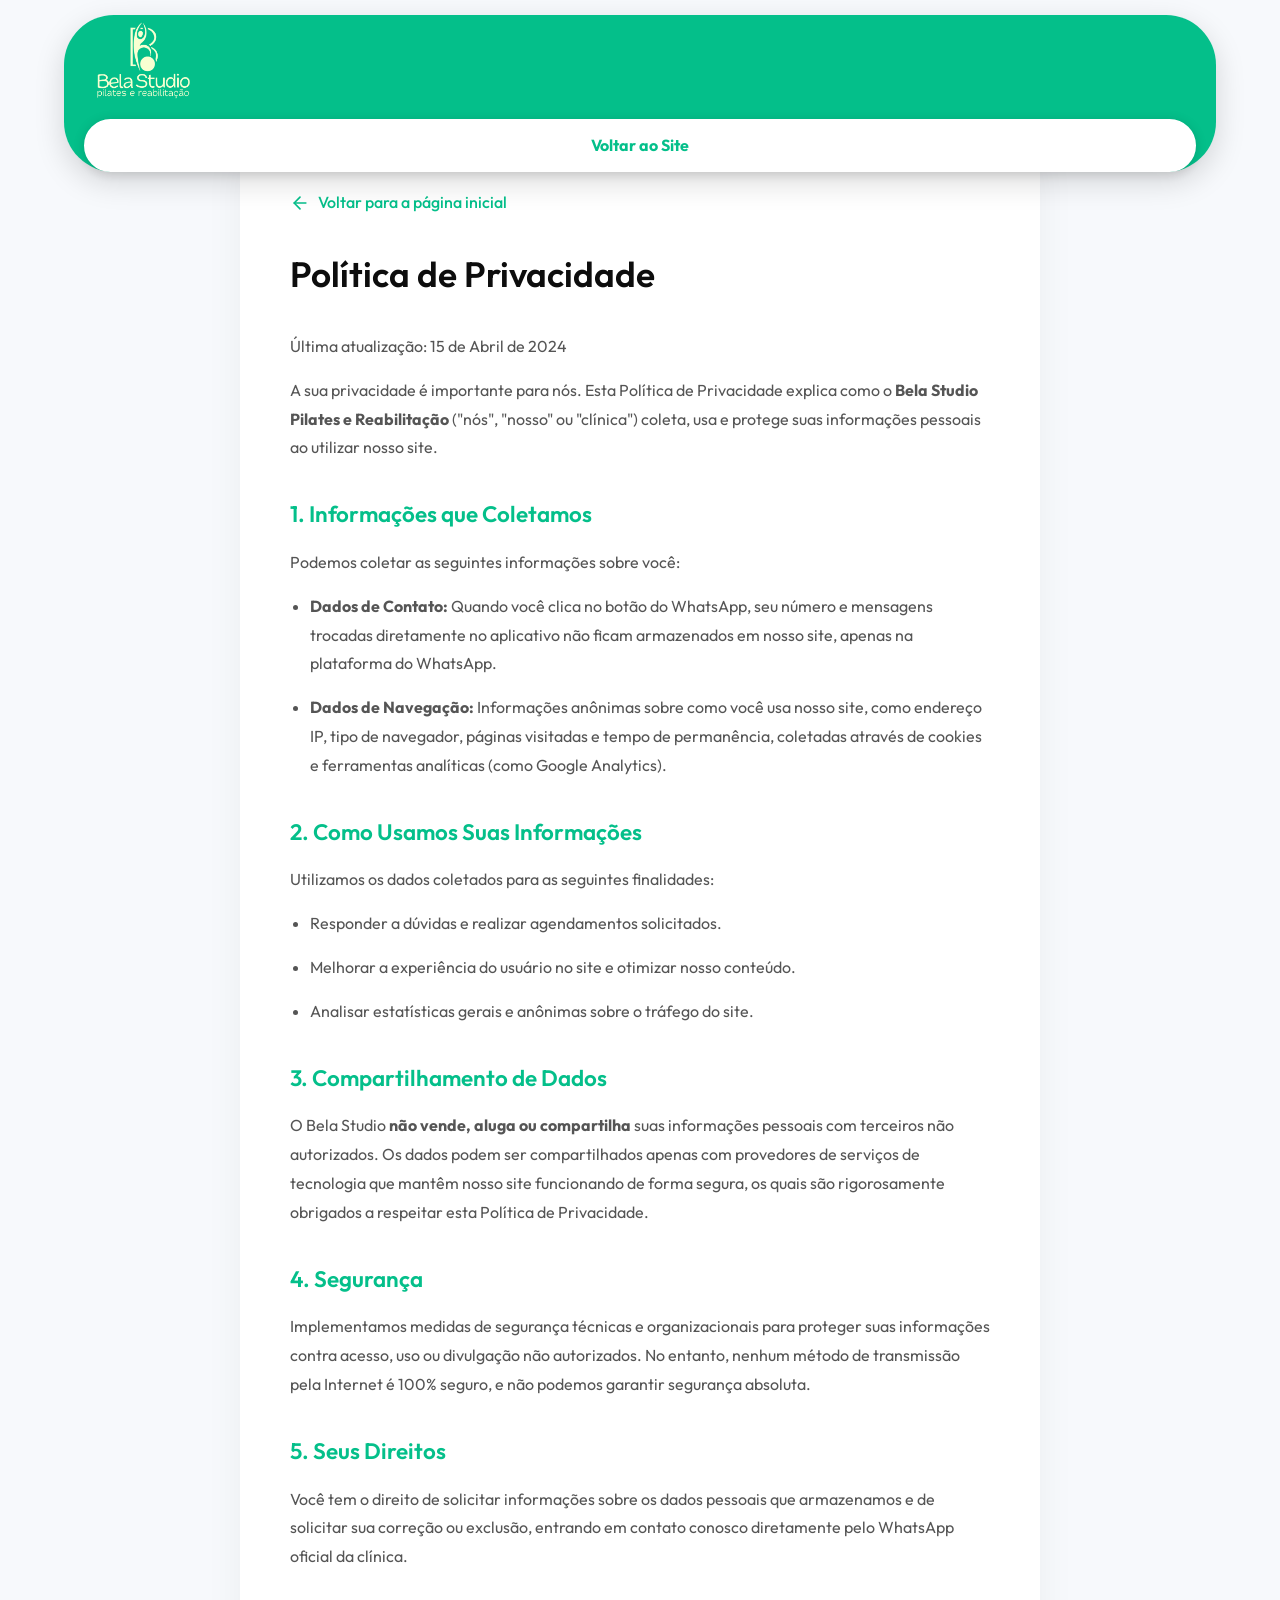
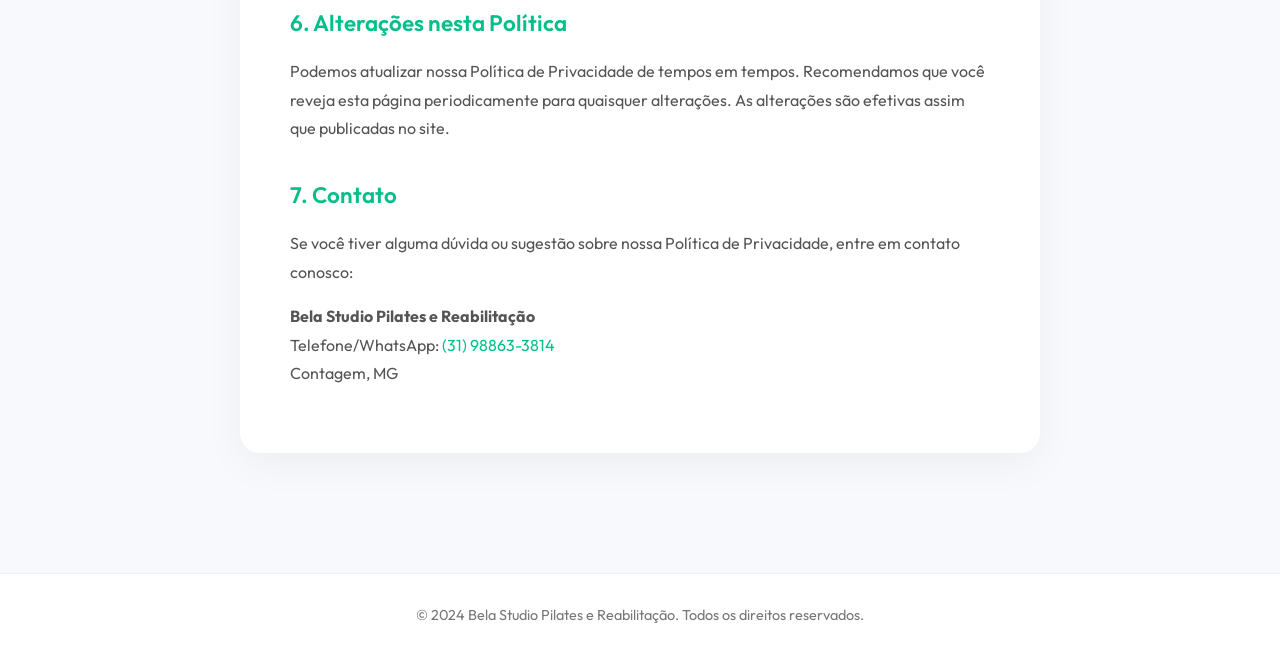
<file: politica-de-privacidade.html>
<!DOCTYPE html>
<html lang="pt-BR">

<head>
    <meta charset="UTF-8">
    <meta name="viewport" content="width=device-width, initial-scale=1.0">
    <title>Política de Privacidade | Bela Studio Pilates e Reabilitação</title>
    <meta name="description" content="Política de Privacidade do Bela Studio Pilates e Reabilitação. Nós valorizamos sua segurança e privacidade.">

    <link rel="preconnect" href="https://fonts.googleapis.com">
    <link rel="preconnect" href="https://fonts.gstatic.com" crossorigin>
    <link href="https://fonts.googleapis.com/css2?family=Outfit:wght@300;400;500;600;700&display=swap" rel="stylesheet">
    <link rel="stylesheet" href="styles.css">

    <style>
        body { background-color: #f7f9fc; }
        .privacy-page { padding: 140px 20px 80px; min-height: 100vh; }
        .privacy-content { 
            max-width: 800px; 
            margin: 0 auto; 
            background: #fff; 
            padding: 50px; 
            border-radius: 20px; 
            box-shadow: 0 10px 40px rgba(0,0,0,0.05); 
        }
        .privacy-content h1 { color: var(--text-dark); margin-bottom: 30px; font-size: 2.2rem; }
        .privacy-content h2 { color: var(--primary-color); margin-top: 35px; margin-bottom: 15px; font-size: 1.4rem; }
        .privacy-content p, .privacy-content li { color: #555; line-height: 1.8; margin-bottom: 15px; }
        .privacy-content ul { margin-left: 20px; margin-bottom: 20px; }
        
        .back-link {
            display: inline-flex;
            align-items: center;
            gap: 8px;
            color: var(--primary-color);
            text-decoration: none;
            font-weight: 500;
            margin-bottom: 30px;
            transition: color 0.3s ease;
        }
        .back-link:hover { color: var(--dark-green); }
        
        @media (max-width: 768px) {
            .privacy-page { padding: 100px 15px 60px; }
            .privacy-content { padding: 30px 20px; }
            .privacy-content h1 { font-size: 1.8rem; }
        }
    </style>
</head>

<body>
    <!-- Cabeçalho (Simplificado) -->
    <header class="header scrolled">
        <div class="container header-container">
            <a href="index.html" class="logo">
                <img src="images/logosemfundo.png" alt="Bela Studio Logo" width="120">
            </a>
            <a href="index.html" class="btn btn-outline" style="display: block; margin-left: auto;">Voltar ao Site</a>
        </div>
    </header>

    <main class="privacy-page">
        <div class="privacy-content">
            <a href="index.html" class="back-link">
                <svg width="20" height="20" viewBox="0 0 24 24" fill="none" stroke="currentColor" stroke-width="2" stroke-linecap="round" stroke-linejoin="round"><line x1="19" y1="12" x2="5" y2="12"></line><polyline points="12 19 5 12 12 5"></polyline></svg>
                Voltar para a página inicial
            </a>
            
            <h1>Política de Privacidade</h1>
            <p>Última atualização: 15 de Abril de 2024</p>
            
            <p>A sua privacidade é importante para nós. Esta Política de Privacidade explica como o <strong>Bela Studio Pilates e Reabilitação</strong> ("nós", "nosso" ou "clínica") coleta, usa e protege suas informações pessoais ao utilizar nosso site.</p>
            
            <h2>1. Informações que Coletamos</h2>
            <p>Podemos coletar as seguintes informações sobre você:</p>
            <ul>
                <li><strong>Dados de Contato:</strong> Quando você clica no botão do WhatsApp, seu número e mensagens trocadas diretamente no aplicativo não ficam armazenados em nosso site, apenas na plataforma do WhatsApp.</li>
                <li><strong>Dados de Navegação:</strong> Informações anônimas sobre como você usa nosso site, como endereço IP, tipo de navegador, páginas visitadas e tempo de permanência, coletadas através de cookies e ferramentas analíticas (como Google Analytics).</li>
            </ul>
            
            <h2>2. Como Usamos Suas Informações</h2>
            <p>Utilizamos os dados coletados para as seguintes finalidades:</p>
            <ul>
                <li>Responder a dúvidas e realizar agendamentos solicitados.</li>
                <li>Melhorar a experiência do usuário no site e otimizar nosso conteúdo.</li>
                <li>Analisar estatísticas gerais e anônimas sobre o tráfego do site.</li>
            </ul>
            
            <h2>3. Compartilhamento de Dados</h2>
            <p>O Bela Studio <strong>não vende, aluga ou compartilha</strong> suas informações pessoais com terceiros não autorizados. Os dados podem ser compartilhados apenas com provedores de serviços de tecnologia que mantêm nosso site funcionando de forma segura, os quais são rigorosamente obrigados a respeitar esta Política de Privacidade.</p>
            
            <h2>4. Segurança</h2>
            <p>Implementamos medidas de segurança técnicas e organizacionais para proteger suas informações contra acesso, uso ou divulgação não autorizados. No entanto, nenhum método de transmissão pela Internet é 100% seguro, e não podemos garantir segurança absoluta.</p>
            
            <h2>5. Seus Direitos</h2>
            <p>Você tem o direito de solicitar informações sobre os dados pessoais que armazenamos e de solicitar sua correção ou exclusão, entrando em contato conosco diretamente pelo WhatsApp oficial da clínica.</p>
            
            <h2>6. Alterações nesta Política</h2>
            <p>Podemos atualizar nossa Política de Privacidade de tempos em tempos. Recomendamos que você reveja esta página periodicamente para quaisquer alterações. As alterações são efetivas assim que publicadas no site.</p>
            
            <h2>7. Contato</h2>
            <p>Se você tiver alguma dúvida ou sugestão sobre nossa Política de Privacidade, entre em contato conosco:</p>
            <p>
                <strong>Bela Studio Pilates e Reabilitação</strong><br>
                Telefone/WhatsApp: <a href="https://wa.me/5531988633814" style="color: var(--primary-color); text-decoration: none;">(31) 98863-3814</a><br>
                Contagem, MG
            </p>
        </div>
    </main>

    <footer class="footer" style="padding: 30px 0; background: #fff; margin-top: 40px; text-align: center; border-top: 1px solid #eee;">
        <p style="font-size: 0.9rem; color: #777;">&copy; 2024 Bela Studio Pilates e Reabilitação. Todos os direitos reservados.</p>
    </footer>
</body>
</html>
</file>
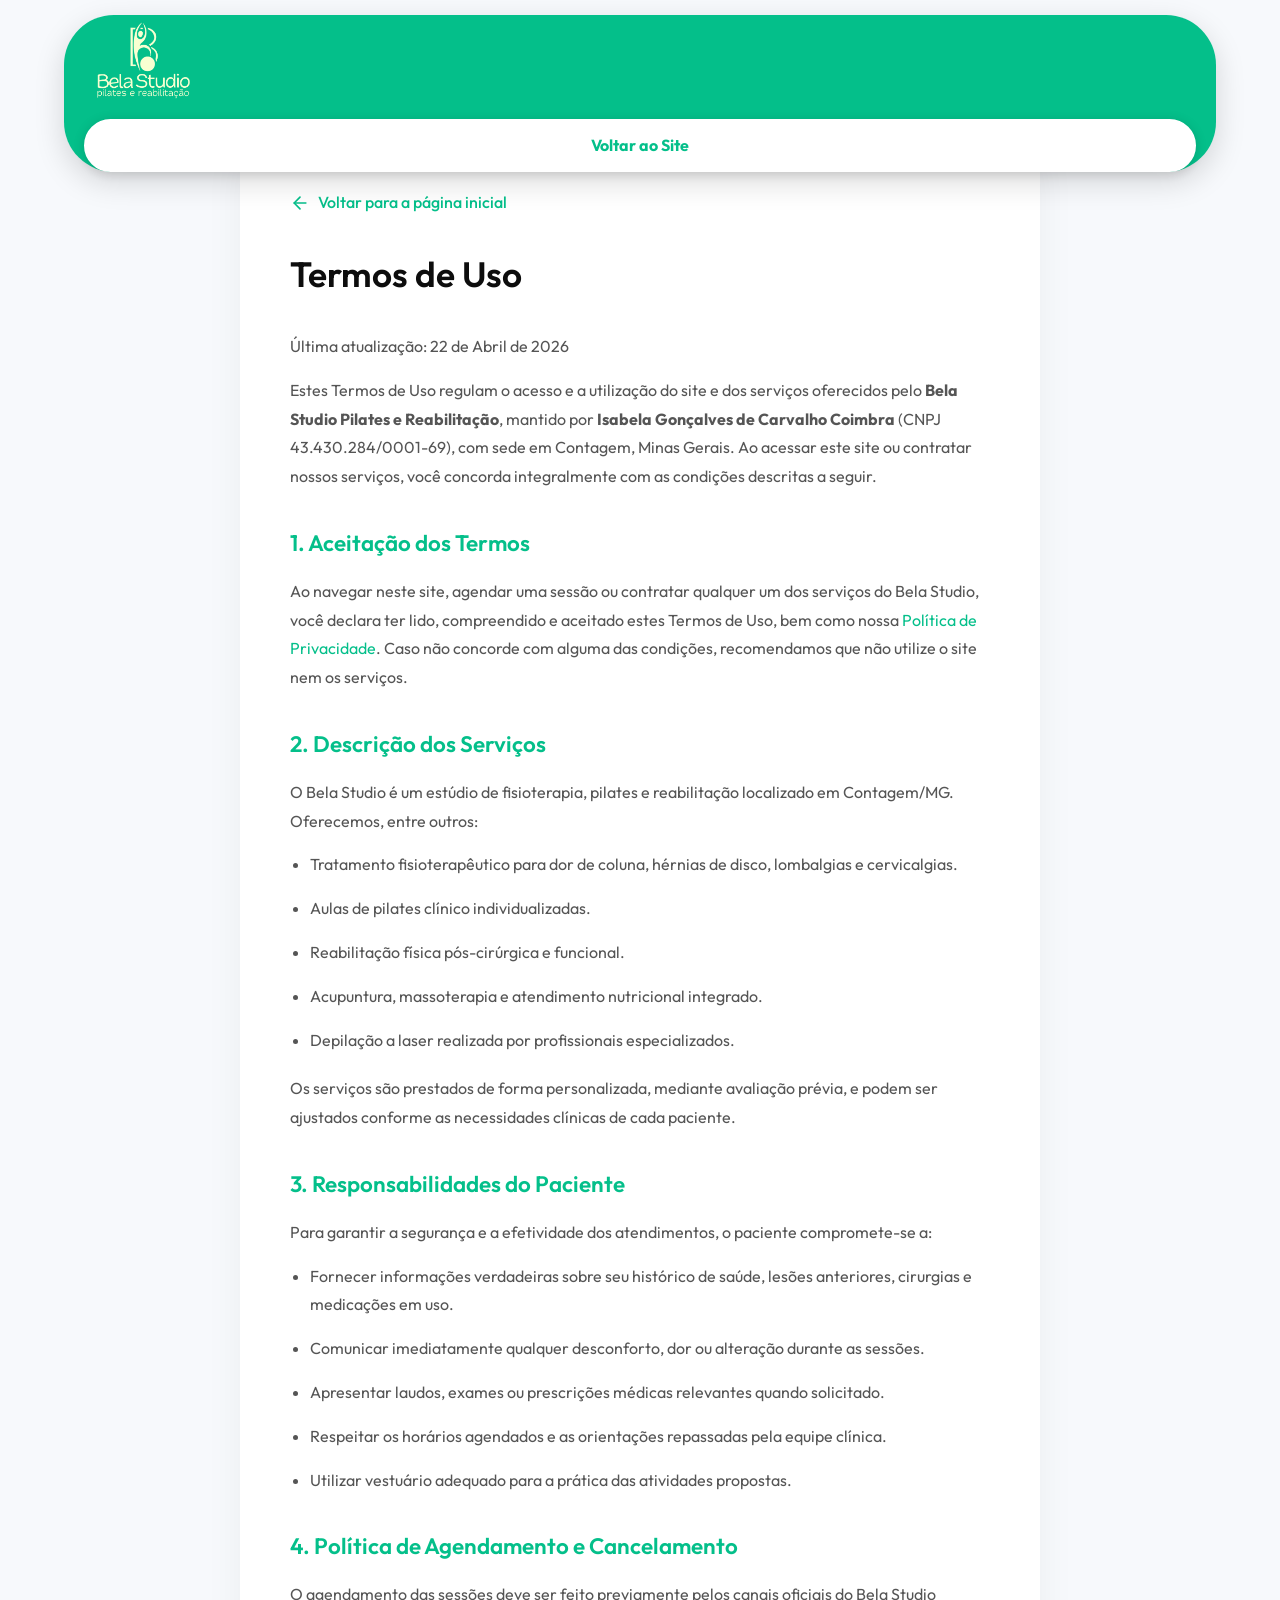
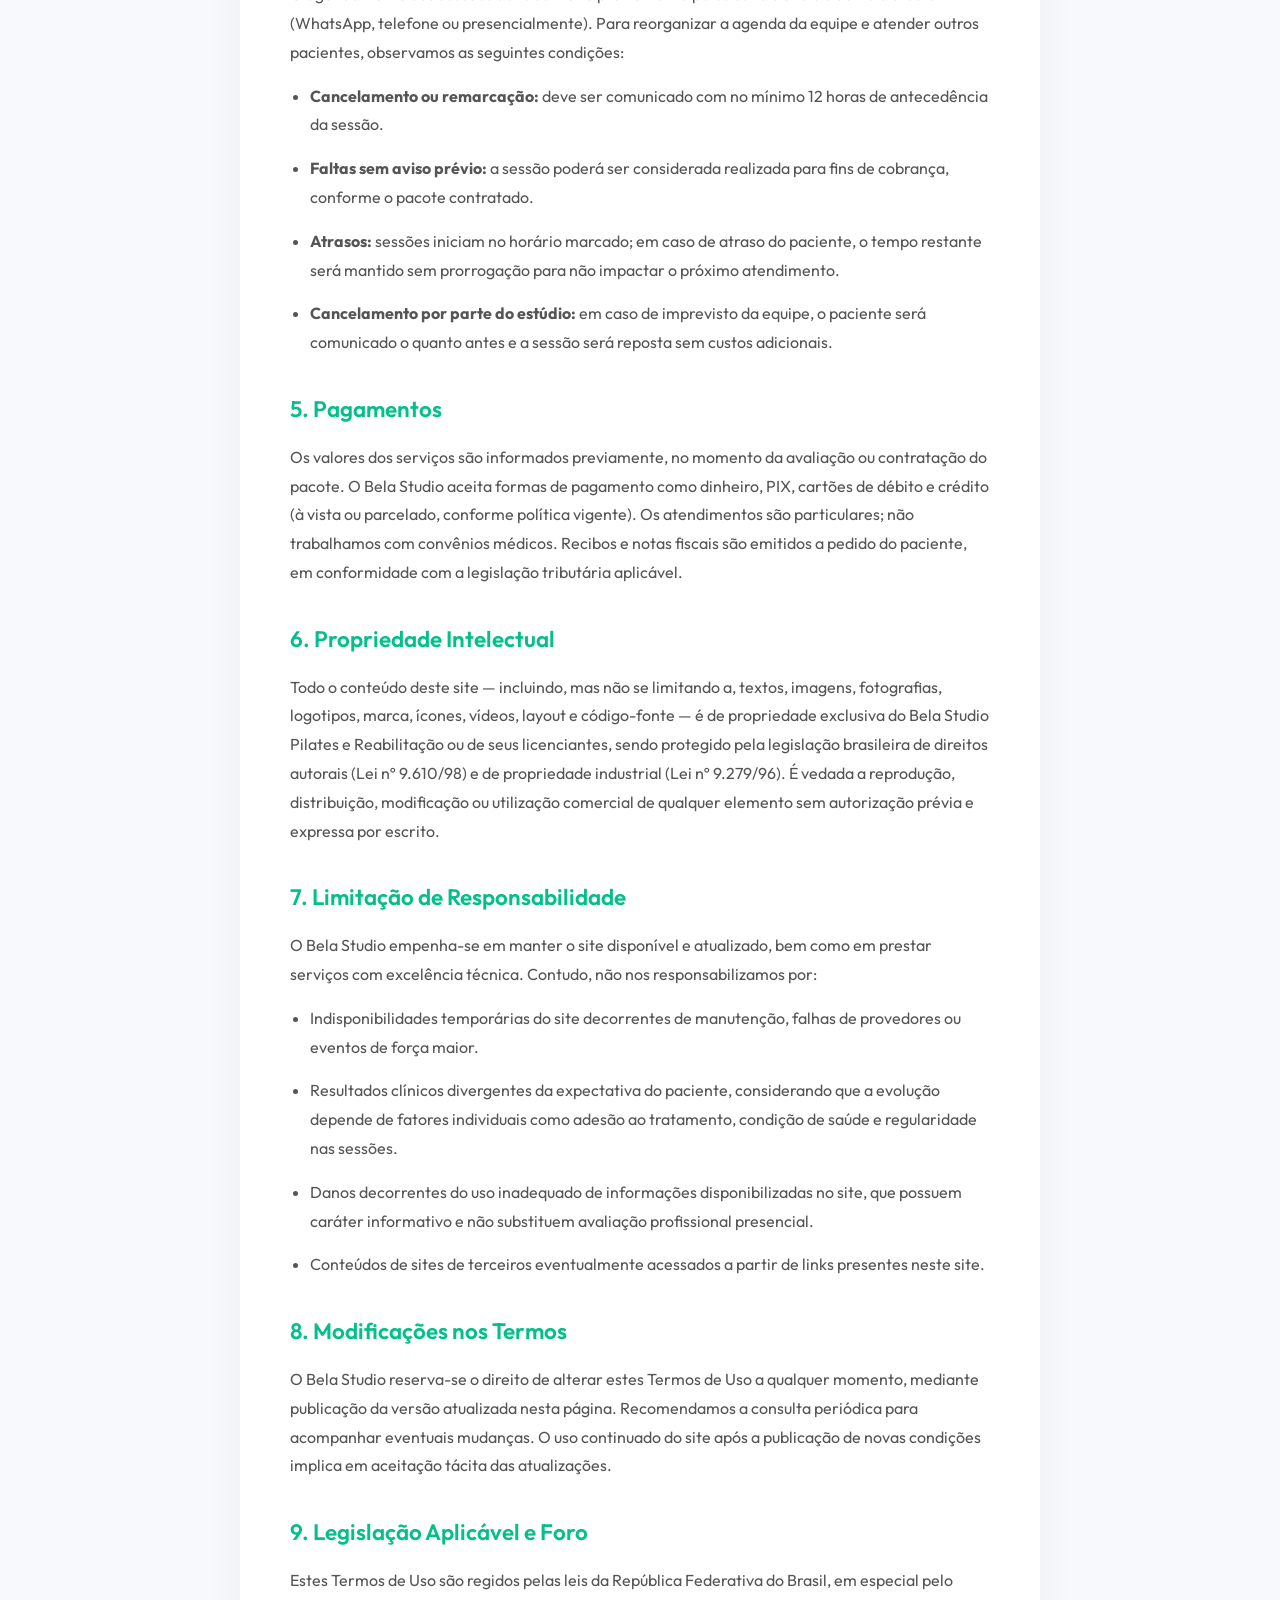
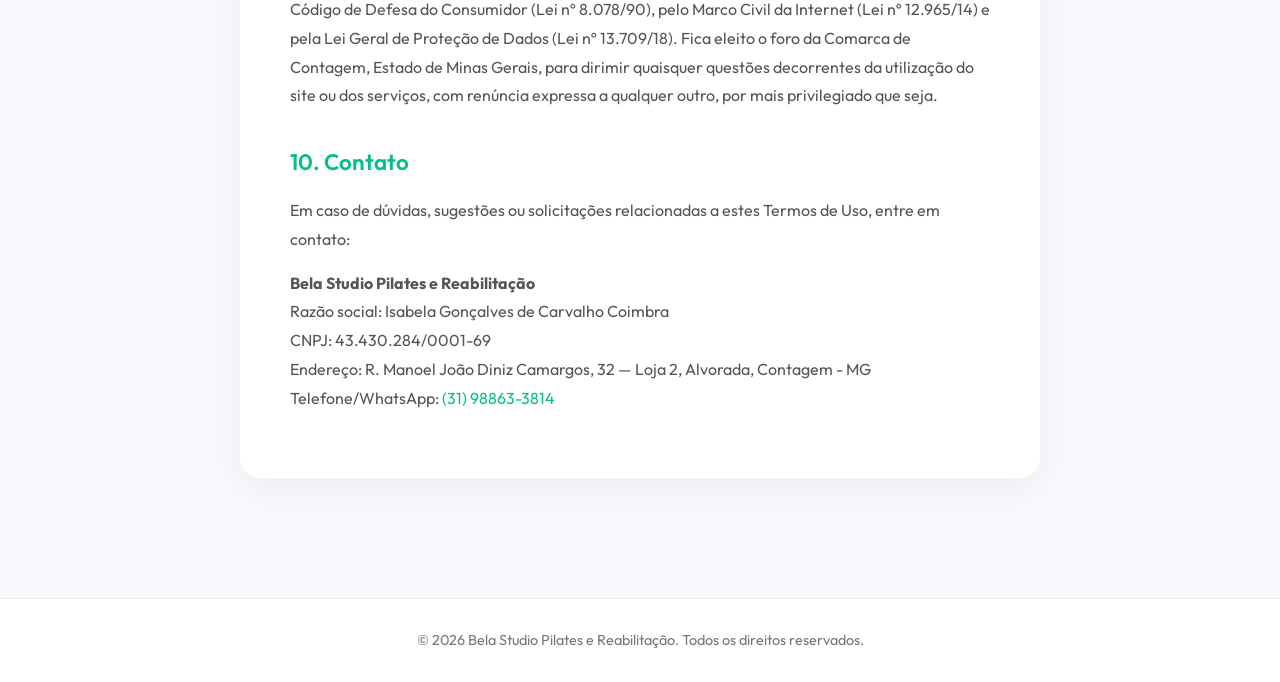
<file: termos-de-uso.html>
<!DOCTYPE html>
<html lang="pt-BR">

<head>
    <meta charset="UTF-8">
    <meta name="viewport" content="width=device-width, initial-scale=1.0">
    <title>Termos de Uso | Bela Studio Pilates e Reabilitação</title>
    <meta name="description" content="Termos de Uso do Bela Studio Pilates e Reabilitação. Conheça as condições de utilização do nosso site e dos nossos serviços.">

    <link rel="preconnect" href="https://fonts.googleapis.com">
    <link rel="preconnect" href="https://fonts.gstatic.com" crossorigin>
    <link href="https://fonts.googleapis.com/css2?family=Outfit:wght@300;400;500;600;700&display=swap" rel="stylesheet">
    <link rel="stylesheet" href="styles.min.css">

    <style>
        body { background-color: #f7f9fc; }
        .privacy-page { padding: 140px 20px 80px; min-height: 100vh; }
        .privacy-content {
            max-width: 800px;
            margin: 0 auto;
            background: #fff;
            padding: 50px;
            border-radius: 20px;
            box-shadow: 0 10px 40px rgba(0,0,0,0.05);
        }
        .privacy-content h1 { color: var(--text-dark); margin-bottom: 30px; font-size: 2.2rem; }
        .privacy-content h2 { color: var(--primary-color); margin-top: 35px; margin-bottom: 15px; font-size: 1.4rem; }
        .privacy-content p, .privacy-content li { color: #555; line-height: 1.8; margin-bottom: 15px; }
        .privacy-content ul { margin-left: 20px; margin-bottom: 20px; }

        .back-link {
            display: inline-flex;
            align-items: center;
            gap: 8px;
            color: var(--primary-color);
            text-decoration: none;
            font-weight: 500;
            margin-bottom: 30px;
            transition: color 0.3s ease;
        }
        .back-link:hover { color: var(--dark-green); }

        @media (max-width: 768px) {
            .privacy-page { padding: 100px 15px 60px; }
            .privacy-content { padding: 30px 20px; }
            .privacy-content h1 { font-size: 1.8rem; }
        }
    </style>
</head>

<body>
    <!-- Cabeçalho (Simplificado) -->
    <header class="header scrolled">
        <div class="container header-container">
            <a href="index.html" class="logo">
                <img src="images/logosemfundo.png" alt="Bela Studio Logo" width="120">
            </a>
            <a href="index.html" class="btn btn-outline" style="display: block; margin-left: auto;">Voltar ao Site</a>
        </div>
    </header>

    <main class="privacy-page">
        <div class="privacy-content">
            <a href="index.html" class="back-link">
                <svg width="20" height="20" viewBox="0 0 24 24" fill="none" stroke="currentColor" stroke-width="2" stroke-linecap="round" stroke-linejoin="round"><line x1="19" y1="12" x2="5" y2="12"></line><polyline points="12 19 5 12 12 5"></polyline></svg>
                Voltar para a página inicial
            </a>

            <h1>Termos de Uso</h1>
            <p>Última atualização: 22 de Abril de 2026</p>

            <p>Estes Termos de Uso regulam o acesso e a utilização do site e dos serviços oferecidos pelo <strong>Bela Studio Pilates e Reabilitação</strong>, mantido por <strong>Isabela Gonçalves de Carvalho Coimbra</strong> (CNPJ 43.430.284/0001-69), com sede em Contagem, Minas Gerais. Ao acessar este site ou contratar nossos serviços, você concorda integralmente com as condições descritas a seguir.</p>

            <h2>1. Aceitação dos Termos</h2>
            <p>Ao navegar neste site, agendar uma sessão ou contratar qualquer um dos serviços do Bela Studio, você declara ter lido, compreendido e aceitado estes Termos de Uso, bem como nossa <a href="politica-de-privacidade.html" style="color: var(--primary-color); text-decoration: none;">Política de Privacidade</a>. Caso não concorde com alguma das condições, recomendamos que não utilize o site nem os serviços.</p>

            <h2>2. Descrição dos Serviços</h2>
            <p>O Bela Studio é um estúdio de fisioterapia, pilates e reabilitação localizado em Contagem/MG. Oferecemos, entre outros:</p>
            <ul>
                <li>Tratamento fisioterapêutico para dor de coluna, hérnias de disco, lombalgias e cervicalgias.</li>
                <li>Aulas de pilates clínico individualizadas.</li>
                <li>Reabilitação física pós-cirúrgica e funcional.</li>
                <li>Acupuntura, massoterapia e atendimento nutricional integrado.</li>
                <li>Depilação a laser realizada por profissionais especializados.</li>
            </ul>
            <p>Os serviços são prestados de forma personalizada, mediante avaliação prévia, e podem ser ajustados conforme as necessidades clínicas de cada paciente.</p>

            <h2>3. Responsabilidades do Paciente</h2>
            <p>Para garantir a segurança e a efetividade dos atendimentos, o paciente compromete-se a:</p>
            <ul>
                <li>Fornecer informações verdadeiras sobre seu histórico de saúde, lesões anteriores, cirurgias e medicações em uso.</li>
                <li>Comunicar imediatamente qualquer desconforto, dor ou alteração durante as sessões.</li>
                <li>Apresentar laudos, exames ou prescrições médicas relevantes quando solicitado.</li>
                <li>Respeitar os horários agendados e as orientações repassadas pela equipe clínica.</li>
                <li>Utilizar vestuário adequado para a prática das atividades propostas.</li>
            </ul>

            <h2>4. Política de Agendamento e Cancelamento</h2>
            <p>O agendamento das sessões deve ser feito previamente pelos canais oficiais do Bela Studio (WhatsApp, telefone ou presencialmente). Para reorganizar a agenda da equipe e atender outros pacientes, observamos as seguintes condições:</p>
            <ul>
                <li><strong>Cancelamento ou remarcação:</strong> deve ser comunicado com no mínimo 12 horas de antecedência da sessão.</li>
                <li><strong>Faltas sem aviso prévio:</strong> a sessão poderá ser considerada realizada para fins de cobrança, conforme o pacote contratado.</li>
                <li><strong>Atrasos:</strong> sessões iniciam no horário marcado; em caso de atraso do paciente, o tempo restante será mantido sem prorrogação para não impactar o próximo atendimento.</li>
                <li><strong>Cancelamento por parte do estúdio:</strong> em caso de imprevisto da equipe, o paciente será comunicado o quanto antes e a sessão será reposta sem custos adicionais.</li>
            </ul>

            <h2>5. Pagamentos</h2>
            <p>Os valores dos serviços são informados previamente, no momento da avaliação ou contratação do pacote. O Bela Studio aceita formas de pagamento como dinheiro, PIX, cartões de débito e crédito (à vista ou parcelado, conforme política vigente). Os atendimentos são particulares; não trabalhamos com convênios médicos. Recibos e notas fiscais são emitidos a pedido do paciente, em conformidade com a legislação tributária aplicável.</p>

            <h2>6. Propriedade Intelectual</h2>
            <p>Todo o conteúdo deste site — incluindo, mas não se limitando a, textos, imagens, fotografias, logotipos, marca, ícones, vídeos, layout e código-fonte — é de propriedade exclusiva do Bela Studio Pilates e Reabilitação ou de seus licenciantes, sendo protegido pela legislação brasileira de direitos autorais (Lei nº 9.610/98) e de propriedade industrial (Lei nº 9.279/96). É vedada a reprodução, distribuição, modificação ou utilização comercial de qualquer elemento sem autorização prévia e expressa por escrito.</p>

            <h2>7. Limitação de Responsabilidade</h2>
            <p>O Bela Studio empenha-se em manter o site disponível e atualizado, bem como em prestar serviços com excelência técnica. Contudo, não nos responsabilizamos por:</p>
            <ul>
                <li>Indisponibilidades temporárias do site decorrentes de manutenção, falhas de provedores ou eventos de força maior.</li>
                <li>Resultados clínicos divergentes da expectativa do paciente, considerando que a evolução depende de fatores individuais como adesão ao tratamento, condição de saúde e regularidade nas sessões.</li>
                <li>Danos decorrentes do uso inadequado de informações disponibilizadas no site, que possuem caráter informativo e não substituem avaliação profissional presencial.</li>
                <li>Conteúdos de sites de terceiros eventualmente acessados a partir de links presentes neste site.</li>
            </ul>

            <h2>8. Modificações nos Termos</h2>
            <p>O Bela Studio reserva-se o direito de alterar estes Termos de Uso a qualquer momento, mediante publicação da versão atualizada nesta página. Recomendamos a consulta periódica para acompanhar eventuais mudanças. O uso continuado do site após a publicação de novas condições implica em aceitação tácita das atualizações.</p>

            <h2>9. Legislação Aplicável e Foro</h2>
            <p>Estes Termos de Uso são regidos pelas leis da República Federativa do Brasil, em especial pelo Código de Defesa do Consumidor (Lei nº 8.078/90), pelo Marco Civil da Internet (Lei nº 12.965/14) e pela Lei Geral de Proteção de Dados (Lei nº 13.709/18). Fica eleito o foro da Comarca de Contagem, Estado de Minas Gerais, para dirimir quaisquer questões decorrentes da utilização do site ou dos serviços, com renúncia expressa a qualquer outro, por mais privilegiado que seja.</p>

            <h2>10. Contato</h2>
            <p>Em caso de dúvidas, sugestões ou solicitações relacionadas a estes Termos de Uso, entre em contato:</p>
            <p>
                <strong>Bela Studio Pilates e Reabilitação</strong><br>
                Razão social: Isabela Gonçalves de Carvalho Coimbra<br>
                CNPJ: 43.430.284/0001-69<br>
                Endereço: R. Manoel João Diniz Camargos, 32 — Loja 2, Alvorada, Contagem - MG<br>
                Telefone/WhatsApp: <a href="https://wa.me/5531988633814" style="color: var(--primary-color); text-decoration: none;">(31) 98863-3814</a>
            </p>
        </div>
    </main>

    <footer class="footer" style="padding: 30px 0; background: #fff; margin-top: 40px; text-align: center; border-top: 1px solid #eee;">
        <p style="font-size: 0.9rem; color: #777;">&copy; 2026 Bela Studio Pilates e Reabilitação. Todos os direitos reservados.</p>
    </footer>
</body>

</html>
</file>
<file: styles.css>
:root {
    --primary-color: #04BF8A;
    --primary-hover: #038f74;
    --dark-green: #04BF8A;
    --gold: #04D98B;
    --light-gold: #0D0D0D;
    --light-bg: #f8f9fa;
    --bg-color: #ffffff;
    --text-dark: #0D0D0D;
    --text-light: #ffffff;
    --border-radius: 12px;
    --transition: 0.3s ease-in-out;
}

* {
    margin: 0;
    padding: 0;
    box-sizing: border-box;
}

html, body {
    overflow-x: hidden;
    max-width: 100%;
}

html {
    scroll-behavior: smooth;
    font-family: 'Outfit', sans-serif;
}

body {
    background-color: var(--light-bg);
    color: var(--text-dark);
    line-height: 1.6;
}


/* Hero Reveal Animations */
.hero-reveal-container > * {
    opacity: 0;
    animation: heroRevealUp 1s cubic-bezier(0.2, 0.8, 0.2, 1) forwards;
}

.hero-reveal-container > *:nth-child(1) { animation-delay: 0.1s; } /* badge */
.hero-reveal-container > *:nth-child(2) { animation-delay: 0.25s; } /* title */
.hero-reveal-container > *:nth-child(3) { animation-delay: 0.4s; } /* subtitle */
.hero-reveal-container > *:nth-child(4) { animation-delay: 0.55s; } /* button */

@keyframes heroRevealUp {
    from {
        opacity: 0;
        transform: translateY(40px);
        filter: blur(4px);
    }
    to {
        opacity: 1;
        transform: translateY(0);
        filter: blur(0);
    }
}

.container {
    max-width: 1200px;
    margin: 0 auto;
    padding: 0 20px;
}

/* Typography */
h1, h2, h3, h4 {
    font-weight: 600;
}

/* ===== Intro Splash Screen ===== */
.intro-splash {
    position: fixed;
    top: 0; left: 0;
    width: 100%; height: 100%;
    z-index: 99999;
    background: linear-gradient(160deg, #071a12 0%, #0a2218 40%, #04150e 100%);
    display: flex;
    flex-direction: column;
    justify-content: center;
    align-items: center;
    transition: opacity 0.6s ease, transform 0.6s ease;
    overflow: hidden;
}

.intro-splash.hide {
    opacity: 0;
    transform: translateY(-30px);
    pointer-events: none;
}

.intro-bg-glow {
    position: absolute;
    width: 500px; height: 500px;
    border-radius: 50%;
    background: radial-gradient(circle, rgba(4, 191, 138, 0.15) 0%, transparent 70%);
    top: 50%; left: 50%;
    transform: translate(-50%, -50%);
    animation: introGlowPulse 3s ease-in-out infinite;
}

@keyframes introGlowPulse {
    0%, 100% { transform: translate(-50%, -50%) scale(1); opacity: 0.6; }
    50%      { transform: translate(-50%, -50%) scale(1.3); opacity: 1; }
}

.intro-logo-wrapper {
    position: relative;
    overflow: hidden;
    border-radius: 20px;
    padding: 10px;
}

.intro-logo {
    height: 160px;
    max-width: 90vw;
    object-fit: contain;
    display: block;
    opacity: 0;
    transform: scale(0.6);
    filter: brightness(0) invert(1);
    animation: introLogoIn 1s cubic-bezier(0.34, 1.56, 0.64, 1) 0.3s forwards,
               introLogoColor 1s ease-in-out 0.8s forwards;
}

@keyframes introLogoIn {
    to {
        opacity: 1;
        transform: scale(1);
    }
}

@keyframes introLogoColor {
    to {
        filter: brightness(1) invert(0);
    }
}

.intro-shine {
    position: absolute;
    top: 0; left: -100%;
    width: 100%; height: 100%;
    background: linear-gradient(
        120deg,
        transparent 30%,
        rgba(255, 255, 255, 0.25) 50%,
        transparent 70%
    );
    animation: introShine 1.2s ease-in-out 1.4s forwards;
}

@keyframes introShine {
    to { left: 200%; }
}

.intro-tagline {
    color: rgba(255, 255, 255, 0.7);
    font-size: 1rem;
    letter-spacing: 3px;
    text-transform: uppercase;
    text-align: center;
    white-space: nowrap;
    margin-top: 25px;
    opacity: 0;
    transform: translateY(10px);
    animation: introTagIn 0.8s ease-out 1.2s forwards;
}

@media (max-width: 480px) {
    .intro-tagline {
        font-size: 0.72rem;
        letter-spacing: 2px;
    }
    .intro-logo {
        height: 120px;
    }
}

@keyframes introTagIn {
    to {
        opacity: 1;
        transform: translateY(0);
    }
}

/* ===== Buttons ===== */
.btn {
    display: inline-block;
    padding: 12px 28px;
    border-radius: 30px;
    text-decoration: none;
    font-weight: 600;
    transition: var(--transition);
    cursor: pointer;
    border: none;
    text-align: center;
}

.btn-primary {
    background-color: var(--primary-color);
    color: var(--text-light);
    box-shadow: 0 4px 15px rgba(2, 214, 103, 0.3);
}

.btn-primary:hover {
    background-color: var(--primary-hover);
    transform: translateY(-2px);
    box-shadow: 0 6px 20px rgba(2, 214, 103, 0.4);
}

.btn-secondary {
    background-color: var(--primary-color);
    color: var(--text-light);
    font-size: 0.9rem;
    padding: 10px 20px;
}

.btn-secondary:hover {
    background-color: var(--primary-hover);
}

.btn-sm {
    padding: 8px 16px;
    font-size: 0.85rem;
}

.btn-outline {
    background-color: transparent;
    border: 2px solid var(--primary-color);
    color: var(--primary-color);
    box-shadow: none;
}
.btn-outline:hover {
    background-color: var(--primary-color);
    color: var(--text-light);
    box-shadow: 0 4px 15px rgba(2, 214, 103, 0.3);
}


/* Animations */
@keyframes fadeInUp {
    from {
        opacity: 0;
        transform: translateY(30px);
    }
    to {
        opacity: 1;
        transform: translateY(0);
    }
}

@keyframes pulse {
    0% { transform: scale(1); }
    50% { transform: scale(1.05); }
    100% { transform: scale(1); }
}

.animate-pulse {
    animation: pulse 2s infinite;
}

.fade-in {
    opacity: 0;
    transform: translateY(20px);
    transition: opacity 0.8s ease-out, transform 0.8s ease-out;
}

.fade-in.visible {
    opacity: 1;
    transform: translateY(0);
}

.fade-in-up {
    opacity: 0;
    transform: translateY(30px);
    transition: opacity 0.8s ease-out, transform 0.8s ease-out;
}

.fade-in-up.visible {
    opacity: 1;
    transform: translateY(0);
}

/* Header */
.top-bar {
    display: none; /* Oculto para o layout do header flutuante */
    background-color: var(--gold);
    color: var(--text-light);
    text-align: center;
    padding: 5px 15px;
    font-size: 0.85rem;
    font-weight: 600;
    letter-spacing: 0.5px;
    transition: var(--transition);
}

.header.scrolled .top-bar {
    display: none; /* Hide top bar on scroll to save screen space */
}

.header {
    background: #ffffff;
    position: fixed;
    top: 20px;
    left: 50%;
    transform: translateX(-50%);
    width: 90%;
    max-width: 1200px;
    border-radius: 50px;
    z-index: 1000;
    box-shadow: 0 5px 25px rgba(0,0,0,0.1);
    transition: var(--transition);
}

.header.scrolled {
    padding: 0;
    top: 15px;
    background-color: var(--dark-green);
    backdrop-filter: blur(10px);
    box-shadow: 0 10px 30px rgba(0,0,0,0.15);
}

.header-content {
    display: flex;
    justify-content: space-between;
    align-items: center;
    height: 70px;
    transition: var(--transition);
}

.header.scrolled .header-content {
    height: 60px;
}

.logo {
    height: 50px;
    transition: var(--transition);
}

.header.scrolled .logo {
    height: 45px;
    filter: brightness(0) invert(1) sepia(1) saturate(3) hue-rotate(10deg);
}

.desktop-nav .nav-links {
    display: flex;
    list-style: none;
    gap: 30px;
}

.nav-links a {
    color: var(--text-dark);
    text-decoration: none;
    font-weight: 500;
    transition: var(--transition);
    position: relative;
    font-size: 0.95rem;
}

.header.scrolled .nav-links a {
    color: var(--text-light);
}

.nav-links a::after {
    content: '';
    position: absolute;
    bottom: -5px;
    left: 0;
    width: 0;
    height: 2px;
    background-color: var(--gold);
    transition: var(--transition);
}

.nav-links a:hover {
    color: var(--gold);
}

.nav-links a:hover::after {
    width: 100%;
}

.header-actions {
    display: flex;
    align-items: center;
    gap: 20px;
}

.mobile-menu-toggle {
    display: none;
    background: none;
    border: none;
    cursor: pointer;
    flex-direction: column;
    gap: 5px;
}

.mobile-menu-toggle span {
    width: 25px;
    height: 3px;
    background-color: var(--primary-color);
    transition: var(--transition);
}

.header.scrolled .mobile-menu-toggle span {
    background-color: var(--text-light);
}

/* Hero Section */
.hero {
    position: relative;
    height: 100vh;
    min-height: 600px;
    display: flex;
    align-items: center;
    background-color: var(--dark-green);
    margin-top: 110px;
    overflow: hidden;
}

/* Hero Background */
.hero-bg {
    position: absolute;
    inset: 0;
    background-size: cover;
    background-position: center;
    z-index: 1;
}

.hero-overlay {
    position: absolute;
    top: 0;
    left: 0;
    width: 100%;
    height: 100%;
    background: linear-gradient(to right, rgba(4, 191, 138, 0.9) 0%, rgba(4, 191, 138, 0.4) 100%);
    z-index: 3;
}

.hero .container {
    width: 100%;
}

.hero-content {
    position: relative;
    z-index: 4;
    color: var(--text-light);
    max-width: 520px; /* Reduced width to avoid covering face */
    margin-top: 8vh; /* Pushed down gently */
}

.hero-badge {
    display: inline-flex;
    align-items: center;
    gap: 8px;
    background: rgba(255, 255, 255, 0.04);
    border: 1px solid rgba(255, 255, 255, 0.12);
    backdrop-filter: blur(8px);
    -webkit-backdrop-filter: blur(8px);
    padding: 6px 16px;
    border-radius: 50px;
    font-size: 0.8rem;
    color: rgba(255, 255, 255, 0.9);
    margin-bottom: 25px;
    box-shadow: 0 4px 15px rgba(0, 0, 0, 0.05);
    transition: transform 0.3s ease, background 0.3s ease;
    position: relative;
    overflow: hidden;
}

.hero-badge::before {
    content: '';
    position: absolute;
    top: 0;
    left: -150%;
    width: 60%;
    height: 100%;
    background: linear-gradient(to right, rgba(255,255,255,0) 0%, rgba(255,255,255,0.4) 50%, rgba(255,255,255,0) 100%);
    transform: skewX(-25deg);
    animation: badgeShine 4s infinite;
}

@keyframes badgeShine {
    0% { left: -150%; }
    15% { left: 200%; }
    100% { left: 200%; }
}

.hero-badge:hover {
    transform: translateY(-2px);
    background: rgba(255, 255, 255, 0.2);
    border-color: rgba(255, 255, 255, 0.3);
}

.hero-badge-stars {
    color: #FFB400;
    font-size: 1.15rem;
    display: inline-flex;
    gap: 3px;
}

.hero-badge-stars .star {
    opacity: 0;
    transform: scale(0.3) rotate(-15deg);
    animation: starPop 0.6s cubic-bezier(0.175, 0.885, 0.32, 1.275) forwards;
}

.hero-badge-stars .star:nth-child(1) { animation-delay: 3.5s; }
.hero-badge-stars .star:nth-child(2) { animation-delay: 3.65s; }
.hero-badge-stars .star:nth-child(3) { animation-delay: 3.8s; }
.hero-badge-stars .star:nth-child(4) { animation-delay: 3.95s; }
.hero-badge-stars .star:nth-child(5) { animation-delay: 4.1s; }

.rrb-stars {
    display: inline-flex;
    gap: 3px;
}

.reviews.visible .rrb-stars .star {
    opacity: 0;
    transform: scale(0.3) rotate(-15deg);
    animation: starPop 0.6s cubic-bezier(0.175, 0.885, 0.32, 1.275) forwards;
}

.reviews.visible .rrb-stars .star:nth-child(1) { animation-delay: 0.1s; }
.reviews.visible .rrb-stars .star:nth-child(2) { animation-delay: 0.25s; }
.reviews.visible .rrb-stars .star:nth-child(3) { animation-delay: 0.4s; }
.reviews.visible .rrb-stars .star:nth-child(4) { animation-delay: 0.55s; }
.reviews.visible .rrb-stars .star:nth-child(5) { animation-delay: 0.7s; }

@keyframes starPop {
    to {
        opacity: 1;
        transform: scale(1) rotate(0deg);
    }
}

.hero-badge strong {
    font-weight: 700;
    color: #fff;
}

.hero-title {
    font-size: 3.5rem;
    color: var(--text-light); /* Changed to white for contrast */
    line-height: 1.1;
    margin-bottom: 20px;
}

.hero-subtitle {
    font-size: 1.2rem;
    margin-bottom: 40px;
    font-weight: 300;
}

/* Hero CTA Button */
.hero-cta-pulse {
    border-radius: 8px !important;
    padding: 16px 36px !important;
    font-size: 1.05rem !important;
    font-weight: 700 !important;
    letter-spacing: 0.5px;
    position: relative;
    animation: heroPulseGlow 2.5s ease-in-out infinite;
}

@keyframes heroPulseGlow {
    0%   { box-shadow: 0 0 0 0 rgba(255, 255, 255, 0.6); }
    50%  { box-shadow: 0 0 0 14px rgba(255, 255, 255, 0); }
    100% { box-shadow: 0 0 0 0 rgba(255, 255, 255, 0); }
}

/* Sections General */
section {
    padding: 80px 0;
}

.section-header {
    text-align: center;
    margin-bottom: 50px;
}

.section-icon {
    height: 60px;
    margin-bottom: 15px;
    filter: brightness(0) invert(1) sepia(1) saturate(3) hue-rotate(10deg);
}

.section-title {
    font-size: 2.2rem;
    color: var(--gold);
    margin-bottom: 15px;
}

.title-divider {
    width: 60px;
    height: 3px;
    background-color: var(--primary-color);
    margin: 0 auto;
}

/* Stats Section */
.stats {
    background-color: var(--light-bg);
    padding: 60px 0;
    text-align: center;
    border-bottom: 1px solid rgba(0,0,0,0.05);
}

.stats-grid {
    display: grid;
    grid-template-columns: repeat(auto-fit, minmax(250px, 1fr));
    gap: 30px;
}

.stat-item {
    padding: 20px;
    background-color: var(--bg-color);
    border-radius: var(--border-radius);
    box-shadow: 0 4px 15px rgba(0,0,0,0.05);
    transition: var(--transition);
}

.stat-item:hover {
    transform: translateY(-5px);
    box-shadow: 0 8px 25px rgba(0,0,0,0.1);
}

.stat-number {
    font-size: 3.5rem;
    font-weight: 700;
    color: var(--dark-green);
    display: inline-block;
}

.stat-plus {
    font-size: 3.5rem;
    font-weight: 700;
    color: var(--primary-color);
}

.stat-desc {
    display: block;
    font-size: 1.1rem;
    color: #555;
    margin-top: 10px;
    font-weight: 500;
}

.stat-value {
    display: flex;
    align-items: baseline;
    justify-content: center;
    gap: 2px;
    margin-bottom: 8px;
}

.stat-suffix {
    font-size: 2.5rem;
    font-weight: 700;
    color: var(--primary-color);
}

.stat-label {
    display: block;
    font-size: 1rem;
    color: #555;
    font-weight: 500;
}

/* About */
.about {
    background-color: var(--bg-color);
}

.about-split {
    display: flex;
    align-items: center;
    gap: 60px;
}

.about-image-wrapper {
    flex: 1;
    position: relative;
    max-width: 500px;
}

.about-person-img {
    width: 100%;
    height: auto;
    max-height: 650px;
    object-fit: contain;
    position: relative;
    z-index: 1;
}

.about-text-content {
    flex: 1;
    font-size: 1.1rem;
    color: #555;
    display: flex;
    flex-direction: column;
    gap: 15px;
}

.about-text-content .section-header {
    align-items: flex-start;
}

.about-text-content .title-divider {
    margin-left: 0;
}

@media (max-width: 992px) {
    .about-split {
        flex-direction: column;
        gap: 40px;
        text-align: center;
    }
    .about-text-content .section-header {
        align-items: center;
        text-align: center !important;
    }
    .about-text-content .title-divider {
        margin: 15px auto !important;
    }
    .about-text-content {
        align-items: center;
    }
    .about-text-content .btn {
        align-self: center !important;
    }
}

/* Gallery Carousel Section */
.gallery-carousel-section {
    padding: 80px 0 60px;
    background-color: var(--light-bg);
}

.gallery-carousel-root {
    position: relative;
    width: 100%;
    overflow: hidden;
    margin-top: 0;
}

.gallery-carousel-stage {
    overflow: hidden;
    width: 100%;
    touch-action: pan-y; /* Crucial for reliable swiping/pointer events on mobile */
    cursor: grab;
}
.gallery-carousel-stage:active {
    cursor: grabbing;
}

.gallery-carousel-track {
    display: flex;
    transition: transform 0.65s cubic-bezier(0.25, 0.46, 0.45, 0.94);
    will-change: transform;
}

.gallery-carousel-slide {
    min-width: calc(100% / 3);
    flex: 0 0 calc(100% / 3);
    padding: 0;
    position: relative;
    overflow: hidden;
}

.gallery-carousel-slide img {
    width: 100%;
    height: 480px;
    object-fit: cover;
    display: block;
    transition: transform 0.8s ease;
}

.gallery-carousel-slide:hover img {
    transform: scale(1.02);
}





/* Gallery Dots */
.gallery-dots {
    display: flex;
    justify-content: center;
    align-items: center;
    gap: 12px;
    margin-top: 24px;
    padding: 10px 0; /* Add padding to prevent any box-shadow clipping */
}

.gallery-dot {
    width: 8px;
    height: 8px;
    border-radius: 50%;
    margin: 0;
    padding: 0;
    background: rgba(4, 191, 138, 0.3);
    border: none;
    outline: none;
    -webkit-appearance: none;
    appearance: none;
    cursor: pointer;
    transition: all 0.3s ease;
}

.gallery-dot.active {
    background: var(--primary-color);
    transform: scale(1.6);
    box-shadow: 0 0 6px rgba(4, 191, 138, 0.3);
}

.gallery-dot:hover {
    background: var(--primary-color);
    opacity: 0.8;
}

/* Responsive */
@media (max-width: 992px) {
    .gallery-carousel-slide {
        min-width: 50%;
        flex: 0 0 50%;
    }
    .gallery-carousel-slide img {
        height: 350px;
    }
}

@media (max-width: 600px) {
    .gallery-carousel-slide {
        min-width: 100%;
        flex: 0 0 100%;
    }
    .gallery-carousel-slide img {
        height: 300px;
    }
    .gallery-carousel-section {
        padding: 60px 0 40px;
    }
}

/* Services */
.services {
    background-color: var(--bg-color); /* Light background for contrast */
}

.services-list {
    display: flex;
    flex-direction: column;
    gap: 40px;
}

.service-card-horizontal {
    background-color: var(--dark-green);
    border-radius: var(--border-radius);
    overflow: hidden;
    box-shadow: 0 10px 30px rgba(0,0,0,0.15);
    display: grid;
    grid-template-columns: 40% 1fr;
    min-height: 340px;
    transition: var(--transition);
}

.service-card-horizontal:hover {
    transform: translateY(-5px);
    box-shadow: 0 15px 40px rgba(0,0,0,0.2);
}

.service-img-horizontal {
    display: flex;
    align-items: center;
    justify-content: center;
    background: radial-gradient(ellipse at center, #1b2e1f 0%, #0a0a0a 70%);
    overflow: hidden;
    position: relative;
}

/* Concentric decorative rings pulsing in the background */
.service-img-horizontal::before,
.service-img-horizontal::after {
    content: '';
    position: absolute;
    border-radius: 50%;
    border: 1px solid rgba(107, 158, 115, 0.18);
    top: 50%;
    left: 50%;
    transform: translate(-50%, -50%) scale(0.95);
    pointer-events: none;
}

.service-img-horizontal::before {
    width: 260px;
    height: 260px;
    animation: bgRingPulse 3.5s ease-in-out infinite;
}

.service-img-horizontal::after {
    width: 340px;
    height: 340px;
    animation: bgRingPulse 3.5s ease-in-out infinite 1.2s;
}

@keyframes bgRingPulse {
    0%, 100% { opacity: 0.2; transform: translate(-50%, -50%) scale(0.95); }
    50%       { opacity: 0.7; transform: translate(-50%, -50%) scale(1.05); }
}

/* Story-style circular image */
.service-story-ring {
    width: 190px;
    height: 190px;
    border-radius: 50%;
    background: conic-gradient(
        from 0deg,
        var(--primary-color) 0%,
        #b8dcc0 30%,
        #d4b896 55%,
        #b8dcc0 80%,
        var(--primary-color) 100%
    );
    padding: 4px;
    flex-shrink: 0;
    position: relative;
    z-index: 1;
    animation: storySpin 8s linear infinite;
    transition: transform 0.45s ease;
}

.service-card-horizontal:hover .service-story-ring {
    transform: scale(1.07);
    animation-play-state: paused;
}

@keyframes storySpin {
    from { transform: rotate(0deg); }
    to   { transform: rotate(360deg); }
}

/* Counter-rotate the image so it stays upright */
.service-story-img {
    width: 100%;
    height: 100%;
    border-radius: 50%;
    object-fit: cover;
    object-position: center top;
    border: 4px solid #0a0a0a;
    box-sizing: border-box;
    display: block;
    animation: storyImgCounter 8s linear infinite;
}

.service-card-horizontal:hover .service-story-img {
    animation-play-state: paused;
}

@keyframes storyImgCounter {
    from { transform: rotate(0deg); }
    to   { transform: rotate(-360deg); }
}

.service-info-horizontal {
    padding: 40px;
    display: flex;
    flex-direction: column;
    justify-content: center;
}

.service-title-horizontal {
    color: var(--text-light); /* Changed to white for contrast */
    font-size: 1.8rem;
    margin-bottom: 20px;
    line-height: 1.2;
}

.service-desc-horizontal {
    color: var(--text-light);
    font-size: 1.05rem;
    margin-bottom: 20px;
    opacity: 0.9;
    line-height: 1.6;
}

.btn-flex {
    align-self: center;
    display: flex;
    align-items: center;
    gap: 8px;
    margin-top: 10px;
    padding: 14px 28px;
}

.whatsapp-icon-sm {
    font-size: 1.2rem;
}

.wa-icon-svg {
    width: 20px;
    height: 20px;
    fill: #fff;
    flex-shrink: 0;
}


/* ===== Reviews — Google Style ===== */
.reviews {
    background-color: #f2fbf8;
    color: #1a1a1a;
    padding: 90px 0;
    position: relative;
}

/* Cabeçalho */
.reviews-header {
    text-align: center;
    margin-bottom: 56px;
}

.reviews-rating-badge {
    display: inline-flex;
    align-items: center;
    gap: 20px;
    background: #fff;
    border: 1px solid rgba(0,0,0,0.08);
    border-radius: 16px;
    padding: 16px 28px;
    margin-bottom: 28px;
    box-shadow: 0 2px 12px rgba(0,0,0,0.06);
}

.rrb-score {
    font-size: 2.8rem;
    font-weight: 700;
    color: #1a1a1a;
    line-height: 1;
}

.rrb-right {
    display: flex;
    flex-direction: column;
    gap: 4px;
    align-items: flex-start;
}

.rrb-stars {
    color: #FBBC04;
    font-size: 1.2rem;
    line-height: 1;
    display: flex;
    gap: 2px;
}

.rrb-count {
    font-size: 0.78rem;
    color: #5f6368;
    white-space: nowrap;
}

.rrb-google {
    font-size: 1.4rem;
    font-weight: 700;
    letter-spacing: -0.5px;
    border-left: 1px solid rgba(0,0,0,0.12);
    padding-left: 20px;
    margin-left: 4px;
    line-height: 1;
}

.reviews-title {
    font-size: clamp(1.6rem, 3vw, 2.4rem);
    font-weight: 600;
    color: var(--dark-green);
    line-height: 1.2;
    margin-bottom: 14px;
}

.reviews-sub {
    font-size: 1rem;
    color: #5f6368;
    max-width: 560px;
    margin: 0 auto;
    line-height: 1.6;
}

/* ── Carousel root ── */
.rc-carousel-root {
    position: relative;
    padding-bottom: 60px;
}

/* Stage */
.rc-stage {
    overflow: hidden;
    padding: 20px 0 40px;
    cursor: grab;
    touch-action: pan-y;
}
.rc-stage:active { cursor: grabbing; }

/* Track */
.rc-track {
    display: flex;
    align-items: center;
    gap: 20px;
    will-change: transform;
    transition: transform 0.7s cubic-bezier(0.4, 0, 0.2, 1);
    user-select: none;
}

/* Card base — Google Material style */
.review-card {
    flex: 0 0 360px;
    background: #fff;
    border: 1px solid rgba(0,0,0,0.08);
    border-radius: 16px;
    padding: 24px 24px 22px;
    display: flex;
    flex-direction: column;
    gap: 14px;
    position: relative;
    overflow: hidden;
    /* Inactive state */
    opacity: 0.45;
    transform: scale(0.87);
    transition: opacity 0.55s ease,
                transform 0.65s cubic-bezier(0.4, 0, 0.2, 1),
                box-shadow 0.55s ease,
                border-color 0.55s ease;
    cursor: pointer;
    box-shadow: 0 1px 4px rgba(0,0,0,0.06);
}

/* Remove aspas decorativas escuras — desnecessárias no novo estilo */
.review-card::before { display: none; }

/* Adjacente */
.review-card.rc-adjacent {
    opacity: 0.6;
    transform: scale(0.93);
}

/* Card ativo */
.review-card.rc-active {
    opacity: 1;
    transform: scale(1.03);
    border-color: rgba(4, 191, 138, 0.3);
    border-left: 3px solid var(--primary-color);
    box-shadow: 0 8px 32px rgba(4, 191, 138, 0.12),
                0 2px 12px rgba(0,0,0,0.08);
    cursor: default;
}

/* Cabeçalho do card */
.rc-header {
    display: flex;
    align-items: center;
    gap: 12px;
    position: relative;
    z-index: 1;
}

.rc-avatar {
    width: 42px;
    height: 42px;
    border-radius: 50%;
    color: #fff;
    font-weight: 600;
    font-size: 1.05rem;
    display: flex;
    align-items: center;
    justify-content: center;
    flex-shrink: 0;
    letter-spacing: 0;
}

.rc-info {
    flex: 1;
    display: flex;
    flex-direction: column;
    gap: 2px;
}

.rc-info strong {
    font-size: 0.88rem;
    color: #1a1a1a;
    line-height: 1.3;
    font-weight: 600;
}

.rc-info span {
    font-size: 0.73rem;
    color: #80868b;
}

/* Google logo no canto — mais proeminente */
.rc-google-dot {
    flex-shrink: 0;
    width: 28px;
    height: 28px;
    background: #fff;
    border: 1px solid rgba(0,0,0,0.1);
    border-radius: 50%;
    display: flex;
    align-items: center;
    justify-content: center;
    box-shadow: 0 1px 4px rgba(0,0,0,0.08);
}

.rc-stars {
    color: #FBBC04;
    font-size: 1rem;
    letter-spacing: 1px;
    position: relative;
    z-index: 1;
    display: flex;
    align-items: center;
    gap: 2px;
}

/* Linha de data ao lado das estrelas */
.rc-stars::after {
    content: attr(data-date);
    font-size: 0.72rem;
    color: #80868b;
    letter-spacing: 0;
    margin-left: 8px;
    font-family: 'Outfit', sans-serif;
}

.rc-text {
    font-size: 0.9rem;
    color: #3c4043;
    line-height: 1.65;
    flex: 1;
    position: relative;
    z-index: 1;
}

/* "Avaliado no Google" rodapé do card */
.rc-card-footer {
    display: flex;
    align-items: center;
    gap: 6px;
    margin-top: 2px;
    padding-top: 12px;
    border-top: 1px solid rgba(0,0,0,0.06);
}

.rc-card-footer span {
    font-size: 0.72rem;
    color: #80868b;
}

/* ── Setas ── */
.rc-arrow {
    position: absolute;
    top: 50%;
    transform: translateY(calc(-50% - 20px));
    width: 44px;
    height: 44px;
    border-radius: 50%;
    border: 1px solid rgba(0,0,0,0.12);
    background: #fff;
    color: #5f6368;
    display: flex;
    align-items: center;
    justify-content: center;
    cursor: pointer;
    transition: all 0.3s ease;
    z-index: 10;
    box-shadow: 0 2px 8px rgba(0,0,0,0.1);
}

.rc-arrow svg { width: 20px; height: 20px; }

.rc-arrow:hover {
    background: var(--primary-color);
    border-color: var(--primary-color);
    color: #fff;
    box-shadow: 0 4px 16px rgba(4, 191, 138, 0.25);
}

.rc-arrow-prev { left: 0; }
.rc-arrow-next { right: 0; }

.rc-arrow-prev:hover { transform: translateY(calc(-50% - 20px)) translateX(-2px); }
.rc-arrow-next:hover { transform: translateY(calc(-50% - 20px)) translateX(2px); }

/* ── Indicador numérico ── */
.rc-counter {
    position: absolute;
    bottom: 4px;
    left: 50%;
    transform: translateX(-50%);
    font-size: 0.85rem;
    font-weight: 600;
    color: var(--dark-green);
    background: rgba(255, 255, 255, 0.92);
    padding: 5px 14px;
    border-radius: 999px;
    letter-spacing: 0.4px;
    box-shadow: 0 2px 8px rgba(0, 0, 0, 0.08);
    pointer-events: none;
    user-select: none;
    font-variant-numeric: tabular-nums;
}

.rc-text-empty {
    font-style: italic;
    color: #888;
}

@media (max-width: 560px) {
    .reviews-rating-badge { flex-wrap: wrap; justify-content: center; gap: 12px; }
    .review-card { flex: 0 0 300px; padding: 20px 18px 18px; }
    .rc-arrow { display: none; }
}



/* Prints de Depoimentos — Premium Marquee */
.prints-depoimentos {
    background: linear-gradient(160deg, #071a12 0%, #04120c 60%, #041510 100%);
    padding: 90px 0 80px;
    overflow: hidden;
    position: relative;
}

.prints-depoimentos::before {
    content: '';
    position: absolute;
    top: -120px;
    left: 50%;
    transform: translateX(-50%);
    width: 600px;
    height: 600px;
    background: radial-gradient(circle, rgba(4, 191, 138, 0.08) 0%, transparent 70%);
    pointer-events: none;
}

.prints-header {
    text-align: center;
    margin-bottom: 60px;
    position: relative;
    z-index: 1;
}

.prints-eyebrow {
    display: inline-block;
    font-size: 0.72rem;
    font-weight: 600;
    letter-spacing: 3.5px;
    text-transform: uppercase;
    color: var(--dark-green);
    border: 1px solid rgba(4, 191, 138, 0.35);
    padding: 6px 18px;
    border-radius: 30px;
    margin-bottom: 20px;
}

.prints-title {
    font-size: 3rem;
    color: #fff;
    line-height: 1.1;
    font-weight: 700;
}

.prints-title em {
    font-style: italic;
    color: var(--dark-green);
}

/* Marquee */
.marquee-wrapper {
    position: relative;
    overflow: hidden;
    display: flex;
    flex-direction: column;
    gap: 20px;
}

.marquee-fade-left,
.marquee-fade-right {
    position: absolute;
    top: 0;
    bottom: 0;
    width: 200px;
    z-index: 2;
    pointer-events: none;
}

.marquee-fade-left {
    left: 0;
    background: linear-gradient(to right, #071a12 0%, transparent 100%);
}

.marquee-fade-right {
    right: 0;
    background: linear-gradient(to left, #071a12 0%, transparent 100%);
}

.marquee-row {
    overflow: hidden;
}

.marquee-track {
    display: flex;
    gap: 20px;
    width: max-content;
}

.marquee-left {
    animation: marquee-scroll-left 35s linear infinite;
}

.marquee-right {
    animation: marquee-scroll-right 35s linear infinite;
}

.marquee-wrapper:hover .marquee-track {
    animation-play-state: paused;
}

@keyframes marquee-scroll-left {
    0%   { transform: translateX(0); }
    100% { transform: translateX(-50%); }
}

@keyframes marquee-scroll-right {
    0%   { transform: translateX(-50%); }
    100% { transform: translateX(0); }
}

.marquee-track .print-item {
    width: 230px;
    flex-shrink: 0;
    border-radius: 18px;
    overflow: hidden;
    box-shadow: 0 10px 35px rgba(0, 0, 0, 0.45);
    transition: transform 0.35s ease, box-shadow 0.35s ease;
    cursor: pointer;
}

.marquee-track .print-item:hover {
    transform: scale(1.05) translateY(-6px);
    box-shadow: 0 22px 55px rgba(4, 191, 138, 0.3);
}

.print-img {
    width: 100%;
    height: auto;
    display: block;
}

.prints-cta {
    text-align: center;
    margin-top: 60px;
    position: relative;
    z-index: 1;
}

/* Team */
.team {
    background-color: var(--light-bg);
}

.team-grid {
    display: flex;
    justify-content: center;
    gap: 40px;
    flex-wrap: wrap;
}

.team-card {
    background-color: var(--dark-green);
    border-radius: var(--border-radius);
    padding: 30px;
    text-align: center;
    color: white;
    width: 350px;
    box-shadow: 0 10px 30px rgba(0,0,0,0.1);
}

.team-img {
    width: 150px;
    height: 150px;
    border-radius: 50%;
    object-fit: cover;
    margin: 0 auto 20px;
    border: 4px solid var(--gold);
    box-shadow: 0 5px 15px rgba(0,0,0,0.3);
}

.team-name {
    color: var(--text-light); /* Changed to white for contrast */
    font-size: 1.4rem;
    margin-bottom: 5px;
}

.team-role {
    font-size: 0.9rem;
    margin-bottom: 15px;
    opacity: 0.8;
}

.team-bio {
    font-size: 0.9rem;
    margin-bottom: 25px;
    line-height: 1.5;
}

/* Contact */
.contact {
    background-color: var(--bg-color);
}

.contact-wrapper {
    display: flex;
    gap: 50px;
    align-items: center;
    justify-content: space-between;
}

.contact-info {
    flex: 1;
}

.contact-list {
    list-style: none;
    margin-top: 30px;
}

.contact-list li {
    display: flex;
    align-items: flex-start;
    gap: 15px;
    margin-bottom: 25px;
}

.contact-list .icon {
    font-size: 1.5rem;
    background-color: var(--light-bg);
    padding: 15px;
    border-radius: 50%;
    color: var(--dark-green);
}

.contact-list strong {
    display: block;
    color: var(--dark-green);
    font-size: 1.1rem;
    margin-bottom: 5px;
}

.contact-form-card {
    flex: 1;
    background-color: var(--light-bg);
    padding: 40px;
    border-radius: var(--border-radius);
    box-shadow: 0 5px 20px rgba(0,0,0,0.05);
}

.contact-form-card h3 {
    font-size: 1.8rem;
    color: var(--dark-green);
    margin-bottom: 10px;
}

.contact-form-card p {
    color: #666;
    margin-bottom: 30px;
}

.form-group {
    margin-bottom: 20px;
}

.form-group input {
    width: 100%;
    padding: 15px;
    border: 1px solid #ddd;
    border-radius: 8px;
    font-family: inherit;
    transition: var(--transition);
}

.form-group input:focus {
    outline: none;
    border-color: var(--dark-green);
    box-shadow: 0 0 0 2px rgba(4, 191, 138, 0.2);
}

.w-100 {
    width: 100%;
}

.form-lgpd {
    font-size: 0.75rem;
    color: #999;
    margin-bottom: 16px;
    line-height: 1.5;
}

.form-success {
    display: none;
    margin-top: 16px;
    padding: 14px 20px;
    background: #e8faf3;
    border: 1px solid rgba(4, 191, 138, 0.3);
    border-radius: 8px;
    color: var(--dark-green);
    font-weight: 600;
    font-size: 0.95rem;
    text-align: center;
}

.form-success.visible {
    display: block;
    animation: fadeInUp 0.4s ease;
}

/* FAQ */
.faq {
    background-color: var(--light-bg);
    padding: 80px 0;
}

.faq-list {
    max-width: 760px;
    margin: 0 auto;
    display: flex;
    flex-direction: column;
    gap: 0;
}

.faq-item {
    border-bottom: 1px solid rgba(0,0,0,0.08);
}

.faq-item:first-child {
    border-top: 1px solid rgba(0,0,0,0.08);
}

.faq-question {
    width: 100%;
    background: none;
    border: none;
    padding: 22px 0;
    display: flex;
    justify-content: space-between;
    align-items: center;
    gap: 20px;
    font-family: inherit;
    font-size: 1.05rem;
    font-weight: 600;
    color: var(--text-dark);
    text-align: left;
    cursor: pointer;
    transition: color var(--transition);
}

.faq-question:hover {
    color: var(--primary-color);
}

.faq-icon {
    font-size: 1.4rem;
    font-weight: 300;
    color: var(--primary-color);
    flex-shrink: 0;
    transition: transform var(--transition);
    line-height: 1;
}

.faq-question[aria-expanded="true"] .faq-icon {
    transform: rotate(45deg);
}

.faq-answer {
    max-height: 0;
    overflow: hidden;
    transition: max-height 0.4s ease, padding 0.3s ease;
}

.faq-answer.open {
    max-height: 200px;
    padding-bottom: 20px;
}

.faq-answer p {
    color: #666;
    font-size: 0.98rem;
    line-height: 1.7;
}

/* ===== Footer ===== */
.footer {
    background-color: #050e08;
    color: rgba(255,255,255,0.6);
    position: relative;
    overflow: hidden;
}

/* Grain no footer */
.footer-grain {
    position: absolute;
    inset: 0;
    pointer-events: none;
    z-index: 0;
    opacity: 0.04;
    background-image: url("data:image/svg+xml,%3Csvg viewBox='0 0 256 256' xmlns='http://www.w3.org/2000/svg'%3E%3Cfilter id='noise'%3E%3CfeTurbulence type='fractalNoise' baseFrequency='0.9' numOctaves='4' stitchTiles='stitch'/%3E%3C/filter%3E%3Crect width='100%25' height='100%25' filter='url(%23noise)'/%3E%3C/svg%3E");
    background-size: 180px 180px;
}

.footer-body {
    display: grid;
    grid-template-columns: 1.8fr 1fr 1.4fr;
    gap: 60px;
    padding-top: 80px;
    padding-bottom: 70px;
    position: relative;
    z-index: 1;
}

/* Coluna 1 — Marca */
.footer-logo {
    height: 52px;
    margin-bottom: 18px;
    display: block;
    filter: brightness(0) invert(1);
    opacity: 0.9;
}

.footer-tagline {
    font-size: 0.72rem;
    letter-spacing: 3px;
    text-transform: uppercase;
    color: var(--primary-color);
    margin-bottom: 16px;
    font-weight: 500;
}

.footer-desc {
    font-size: 0.93rem;
    line-height: 1.75;
    color: rgba(255,255,255,0.45);
    max-width: 300px;
    margin-bottom: 28px;
}

.footer-social {
    display: flex;
    gap: 12px;
}

.footer-social-link {
    width: 38px;
    height: 38px;
    border-radius: 50%;
    border: 1px solid rgba(255,255,255,0.15);
    display: flex;
    align-items: center;
    justify-content: center;
    color: rgba(255,255,255,0.5);
    text-decoration: none;
    transition: all 0.3s ease;
}

.footer-social-link:hover {
    border-color: var(--primary-color);
    color: var(--primary-color);
    transform: translateY(-3px);
}

/* Colunas 2 e 3 — títulos */
.footer-col-title {
    font-size: 0.7rem;
    letter-spacing: 3px;
    text-transform: uppercase;
    color: rgba(255,255,255,0.3);
    font-weight: 600;
    margin-bottom: 24px;
}

/* Coluna 2 — Navegação */
.footer-nav {
    list-style: none;
    display: flex;
    flex-direction: column;
    gap: 12px;
}

.footer-nav a {
    color: rgba(255,255,255,0.5);
    text-decoration: none;
    font-size: 0.95rem;
    transition: color 0.25s ease;
    position: relative;
    display: inline-block;
}

.footer-nav a::after {
    content: '';
    position: absolute;
    bottom: -2px;
    left: 0;
    width: 0;
    height: 1px;
    background: var(--primary-color);
    transition: width 0.3s ease;
}

.footer-nav a:hover {
    color: #fff;
}

.footer-nav a:hover::after {
    width: 100%;
}

/* Coluna 3 — Contato */
.footer-contact-list {
    list-style: none;
    display: flex;
    flex-direction: column;
    gap: 16px;
    margin-bottom: 28px;
}

.footer-contact-list li {
    display: flex;
    align-items: flex-start;
    gap: 12px;
    color: rgba(255,255,255,0.5);
    font-size: 0.9rem;
    line-height: 1.6;
}

.footer-contact-list svg {
    flex-shrink: 0;
    color: var(--primary-color);
    margin-top: 2px;
}

.footer-cta {
    display: inline-block;
    font-size: 0.85rem;
    font-weight: 600;
    color: var(--primary-color);
    text-decoration: none;
    letter-spacing: 0.5px;
    transition: gap 0.2s ease, color 0.2s ease;
}

.footer-cta:hover {
    color: #fff;
}

/* Barra inferior */
.footer-bottom {
    border-top: 1px solid rgba(255,255,255,0.07);
    position: relative;
    z-index: 1;
}

.footer-bottom-inner {
    display: flex;
    justify-content: space-between;
    align-items: center;
    padding-top: 24px;
    padding-bottom: 24px;
    font-size: 0.78rem;
    color: rgba(255,255,255,0.25);
}

.footer-credit a {
    color: rgba(255,255,255,0.4);
    text-decoration: none;
    transition: color 0.2s ease;
}

.footer-credit a:hover {
    color: var(--primary-color);
}

/* Footer responsivo */
@media (max-width: 992px) {
    .footer-body {
        grid-template-columns: 1fr 1fr;
        gap: 50px;
    }
    .footer-brand {
        grid-column: 1 / -1;
    }
    .footer-desc {
        max-width: 100%;
    }
}

@media (max-width: 576px) {
    .footer-body {
        grid-template-columns: 1fr;
        gap: 40px;
        padding-top: 60px;
        padding-bottom: 50px;
    }
    .footer-bottom-inner {
        flex-direction: column;
        gap: 8px;
        text-align: center;
    }
}

/* Floating WhatsApp Button */
.floating-whatsapp {
    position: fixed;
    bottom: 32px;
    right: 32px;
    background-color: #25D366;
    height: 56px;
    min-width: 56px;
    border-radius: 28px;
    display: flex;
    align-items: center;
    justify-content: center;
    padding: 0 16px;
    gap: 0px;
    box-shadow: 0 6px 24px rgba(37, 211, 102, 0.5);
    z-index: 9999;
    transition: all 0.35s cubic-bezier(0.34, 1.56, 0.64, 1);
    overflow: hidden;
    text-decoration: none;
}

.floating-whatsapp::before {
    content: '';
    position: absolute;
    inset: 0;
    border-radius: inherit;
    background: rgba(37, 211, 102, 0.45);
    animation: wa-pulse-ring 2.5s ease-out infinite;
    z-index: -1;
}

@keyframes wa-pulse-ring {
    0%   { transform: scale(1); opacity: 0.8; }
    100% { transform: scale(1.8); opacity: 0; }
}

.floating-whatsapp .wa-label {
    color: #fff;
    font-weight: 700;
    font-size: 0.875rem;
    white-space: nowrap;
    max-width: 0;
    opacity: 0;
    overflow: hidden;
    transition: max-width 0.3s ease, opacity 0.25s ease, margin 0.3s ease;
    letter-spacing: 0.01em;
    margin-left: 0;
}

.floating-whatsapp:hover {
    padding: 0 22px 0 18px;
    gap: 9px;
    transform: translateY(-4px);
    box-shadow: 0 12px 36px rgba(37, 211, 102, 0.55);
}

.floating-whatsapp:hover .wa-label {
    max-width: 130px;
    opacity: 1;
    margin-left: 0;
}


/* Header btn-outline override - on white header */
.header .btn-outline {
    background-color: var(--dark-green);
    border-color: var(--dark-green);
    color: #fff;
    font-weight: 700;
    box-shadow: 0 2px 12px rgba(4, 191, 138, 0.2);
}

.header .btn-outline:hover {
    background-color: var(--primary-hover);
    border-color: var(--primary-hover);
    color: #fff;
    transform: translateY(-2px);
    box-shadow: 0 6px 20px rgba(4, 191, 138, 0.3);
}

/* When header is scrolled (green), invert the button back */
.header.scrolled .btn-outline {
    background-color: #fff;
    border-color: #fff;
    color: var(--dark-green);
    box-shadow: 0 2px 12px rgba(0, 0, 0, 0.15);
}

.header.scrolled .btn-outline:hover {
    background-color: #f0faf7;
    border-color: #f0faf7;
    color: var(--dark-green);
}


/* Hero CTA - white button on teal background */
.hero .btn-primary {
    background-color: #fff;
    color: var(--dark-green);
    box-shadow: 0 4px 25px rgba(0, 0, 0, 0.2);
    font-weight: 700;
    border: none;
}

.hero .btn-primary:hover {
    background-color: #f0faf7;
    color: var(--dark-green);
    transform: translateY(-3px);
    box-shadow: 0 10px 35px rgba(0, 0, 0, 0.25);
}


/* Service cards CTA - white button on teal card background */
.service-card-horizontal .btn-primary {
    background-color: #fff;
    color: var(--dark-green);
    box-shadow: 0 2px 12px rgba(0, 0, 0, 0.15);
    font-weight: 700;
    border: none;
}

.service-card-horizontal .btn-primary:hover {
    background-color: #f0faf7;
    color: var(--dark-green);
    transform: translateY(-2px);
    box-shadow: 0 6px 20px rgba(0, 0, 0, 0.2);
}

/* Team card CTA - same treatment */
.team-card .btn-secondary {
    background-color: #fff;
    color: var(--dark-green);
    box-shadow: 0 2px 10px rgba(0, 0, 0, 0.15);
    font-weight: 700;
}

.team-card .btn-secondary:hover {
    background-color: #f0faf7;
    color: var(--dark-green);
}

/* =============================================
   MEDIA QUERIES — Responsividade Completa
   ============================================= */

/* --- Tablet largo (≤ 992px) --- */
@media (max-width: 992px) {
    section { padding: 60px 0; }

    /* Hero */
    .hero { margin-top: 90px; }

    /* About */
    .about-split { gap: 30px; }

    /* Gallery */
    .gallery-img-wrapper { min-width: 50%; flex: 1 0 50%; }

    /* Services */
    .service-card-horizontal { grid-template-columns: 1fr; grid-template-rows: 240px auto; min-height: unset; }
    .service-img-horizontal { width: 100%; }
    .service-story-ring { width: 160px; height: 160px; }
    .service-info-horizontal { width: 100%; padding: 24px 20px; }

    /* Contact */
    .contact-wrapper { flex-direction: column; gap: 30px; }

    /* Reviews */
    .depoimentos-wrapper { flex-direction: column; text-align: center; gap: 20px; }
    .trustindex-widget { flex-direction: column; padding: 20px 10px; gap: 15px; }
}

/* --- Mobile (≤ 768px) --- */
@media (max-width: 768px) {
    /* Geral */
    section { padding: 50px 0; }

    /* Header */
    .header { top: 12px; width: 94%; border-radius: 40px; }
    .header-content { height: 62px; }
    .header-actions .btn { display: none; }

    /* Nav mobile */
    .desktop-nav {
        display: none;
        position: absolute;
        top: 68px;
        left: 0;
        width: 100%;
        background-color: var(--dark-green);
        padding: 20px;
        box-shadow: 0 8px 20px rgba(0,0,0,0.2);
        border-radius: 20px;
        z-index: 999;
    }
    .desktop-nav .nav-links { flex-direction: column; gap: 20px; text-align: center; }
    .desktop-nav .nav-links a { color: #fff; font-size: 1rem; }
    .mobile-menu-toggle { display: flex; }

    /* Hero */
    .hero { margin-top: 80px; min-height: 100svh; }
    .hero-title { font-size: 2.2rem; }
    .hero-subtitle { font-size: 1rem; margin-bottom: 28px; }
    .hero-badge { font-size: 0.85rem; }

    /* Stats */
    .stats-grid { grid-template-columns: repeat(2, 1fr); gap: 16px; }

    /* Gallery */
    .gallery-img-wrapper { min-width: 100%; flex: 1 0 100%; }
    .gallery-img { height: 240px; }

    /* Services */
    .service-card-horizontal { grid-template-rows: 220px auto; }
    .service-title-horizontal { font-size: 1.5rem; }
    .service-desc-horizontal { font-size: 0.95rem; }

    /* Reviews */
    .depoimentos-title { font-size: 1.6rem; }
    .trustindex-widget { max-width: 100%; }

    /* Depoimentos marquee */
    .prints-title { font-size: 2rem; }
    .marquee-fade-left, .marquee-fade-right { width: 80px; }
    .marquee-track .print-item { width: 180px; }

    /* Team */
    .team-card { width: 100%; max-width: 340px; }

    /* Contact */
    .contact-form-card { padding: 28px 20px; }
    .map-container { height: 260px !important; }

    /* FAQ */
    .faq-question { font-size: 0.98rem; }

    /* Instagram */
    .instagram-section { padding: 70px 0 60px; }
    .ig-top-row { flex-direction: column; align-items: stretch; gap: 20px; }
    .ig-btn-outline { width: 100%; justify-content: center; }
    .ig-cards-grid {
        display: grid;
        grid-template-columns: 1fr;
        overflow-x: visible;
        gap: 18px;
        padding-bottom: 0;
    }
    .ig-embed-wrapper {
        width: 100%;
        min-width: 0;
        max-width: none;
        flex: 1 1 auto;
    }
    .ig-embed-wrapper .instagram-media {
        min-width: 0 !important;
        width: 100% !important;
    }

    /* Footer */
    .footer-body { grid-template-columns: 1fr 1fr; gap: 40px; padding-top: 60px; padding-bottom: 50px; }
    .footer-brand { grid-column: 1 / -1; }
    .footer-desc { max-width: 100%; }
}

/* --- Mobile pequeno (≤ 480px) --- */
@media (max-width: 480px) {
    /* Geral */
    section { padding: 40px 0; }
    .container { padding: 0 16px; }

    /* Header */
    .header { top: 10px; width: 96%; }
    .header-content { height: 56px; }
    .logo { height: 38px; }

    /* Hero */
    .hero { margin-top: 70px; }
    .hero-title { font-size: 1.75rem; line-height: 1.15; }
    .hero-subtitle { font-size: 0.95rem; }
    .hero-cta-pulse { font-size: 0.95rem !important; padding: 14px 24px !important; }

    /* Stats */
    .stats-grid { grid-template-columns: repeat(2, 1fr); gap: 12px; }
    .stat-number { font-size: 2.4rem; }
    .stat-suffix { font-size: 1.8rem; }
    .stat-label, .stat-desc { font-size: 0.85rem; }

    /* Section titles */
    .section-title { font-size: 1.7rem; }

    /* Services */
    .service-card-horizontal { grid-template-rows: 200px auto; }
    .service-info-horizontal { padding: 18px 16px; }
    .service-title-horizontal { font-size: 1.3rem; margin-bottom: 12px; }
    .service-desc-horizontal { font-size: 0.9rem; margin-bottom: 12px; }

    /* Reviews */
    .reviews { padding: 50px 0; }
    .depoimentos-title { font-size: 1.3rem; }
    .trustindex-widget { padding: 16px 8px; }

    /* Depoimentos marquee */
    .prints-title { font-size: 1.5rem; }
    .prints-eyebrow { font-size: 0.65rem; letter-spacing: 2px; }
    .marquee-fade-left, .marquee-fade-right { width: 50px; }
    .marquee-track .print-item { width: 150px; border-radius: 12px; }

    /* Contact */
    .contact-form-card { padding: 20px 16px; }
    .contact-form-card h3 { font-size: 1.4rem; }

    /* FAQ */
    .faq-question { font-size: 0.92rem; padding: 18px 0; }

    /* Instagram */
    .instagram-section { padding: 50px 0 40px; }
    .ig-section-num { font-size: 0.65rem; }
    .ig-cards-grid { gap: 14px; }
    .ig-embed-wrapper { min-width: 0; max-width: none; }
    .ig-bg-word { font-size: 52px; }

    /* Floating WhatsApp */
    .floating-whatsapp { bottom: 16px; right: 16px; height: 50px; min-width: 50px; }

    /* Footer */
    .footer-body { grid-template-columns: 1fr; gap: 36px; padding-top: 50px; padding-bottom: 40px; }
    .footer-bottom-inner { flex-direction: column; gap: 6px; text-align: center; }
}

/* Instagram Section — Awwwards */
.instagram-section {
    padding: 120px 0 100px;
    background: #060f0b;
    overflow: hidden;
}

/* Big decorative background word */
.ig-bg-word {
    position: absolute;
    top: 50%;
    left: 50%;
    transform: translate(-50%, -50%);
    font-size: clamp(80px, 14vw, 200px);
    font-weight: 800;
    letter-spacing: -0.04em;
    color: rgba(255,255,255,0.025);
    pointer-events: none;
    user-select: none;
    white-space: nowrap;
    line-height: 1;
    z-index: 0;
}

.ig-top-row {
    display: flex;
    justify-content: space-between;
    align-items: flex-end;
    margin-bottom: 60px;
    position: relative;
    z-index: 1;
}

/* Section number indicator */
.ig-section-num {
    display: block;
    font-size: 0.72rem;
    font-weight: 500;
    letter-spacing: 4px;
    text-transform: uppercase;
    color: var(--primary-color);
    margin-bottom: 14px;
    opacity: 0.8;
}

.ig-title-area h2 {
    color: #fff;
    font-size: clamp(2rem, 4vw, 3.2rem);
    font-weight: 300;
    line-height: 1.1;
    letter-spacing: -1px;
    margin: 0;
}

.ig-title-area h2 em {
    font-style: italic;
    font-weight: 600;
    color: var(--primary-color);
}

/* Thin horizontal rule under title */
.ig-title-rule {
    width: 40px;
    height: 1.5px;
    background: var(--primary-color);
    margin-top: 20px;
    opacity: 0.7;
}

.ig-btn-outline {
    background: transparent;
    color: rgba(255,255,255,0.65);
    border: 1px solid rgba(255,255,255,0.18);
    padding: 11px 22px;
    border-radius: 30px;
    text-decoration: none;
    font-size: 0.78rem;
    font-weight: 500;
    letter-spacing: 1.5px;
    text-transform: uppercase;
    transition: all 0.3s ease;
    display: flex;
    align-items: center;
    gap: 8px;
    flex-shrink: 0;
    margin-bottom: 6px;
}

.ig-btn-outline:hover {
    background: rgba(255,255,255,0.06);
    border-color: rgba(255,255,255,0.4);
    color: #fff;
    transform: translateY(-2px);
}

/* Cards grid */
.ig-cards-grid {
    display: flex;
    flex-direction: row;
    gap: 20px;
    overflow-x: auto;
    -webkit-overflow-scrolling: touch;
    scrollbar-width: none;
    padding-bottom: 12px;
    position: relative;
    z-index: 1;
    align-items: flex-start;
}

.ig-cards-grid::-webkit-scrollbar {
    display: none;
}

/* Staggered reveal + subtle tilt on hover */
.ig-embed-wrapper {
    flex: 0 0 auto;
    min-width: 320px;
    max-width: 360px;
    overflow: hidden;
    border-radius: 12px;
    opacity: 0;
    transform: translateY(28px);
    transition: opacity 0.7s ease var(--delay, 0s),
                transform 0.7s ease var(--delay, 0s),
                box-shadow 0.4s ease;
    will-change: transform, opacity;
}

.ig-embed-wrapper.visible {
    opacity: 1;
    transform: translateY(0);
}

.ig-embed-wrapper:hover {
    box-shadow: 0 24px 60px rgba(0,0,0,0.5);
    transform: translateY(-6px) scale(1.01);
}

.ig-embed-wrapper iframe {
    border-radius: 12px !important;
    width: 100% !important;
}

/* Keep old mock card styles as fallback */
.ig-mock-card {
    background: #fff;
    border-radius: 6px;
    overflow: hidden;
    box-shadow: 0 8px 30px rgba(0,0,0,0.35);
    display: flex;
    flex-direction: column;
    transition: transform 0.3s ease, box-shadow 0.3s ease;
}

.ig-mock-card:hover {
    transform: translateY(-4px);
    box-shadow: 0 16px 40px rgba(0,0,0,0.45);
}

.ig-mock-header {
    padding: 12px 15px;
    display: flex;
    justify-content: space-between;
    align-items: center;
    background: #fff;
}

.ig-author {
    display: flex;
    align-items: center;
    gap: 10px;
}

.ig-avatar-wrapper {
    width: 32px;
    height: 32px;
    border-radius: 50%;
    background: linear-gradient(45deg, #f09433 0%, #e6683c 25%, #dc2743 50%, #cc2366 75%, #bc1888 100%);
    padding: 2px;
    overflow: hidden;
}

.ig-avatar {
    width: 100%;
    height: 100%;
    border-radius: 50%;
    object-fit: cover;
    background: #fff;
    border: 1px solid #fff;
}

.ig-author-details {
    display: flex;
    flex-direction: column;
}

.ig-username {
    font-size: 0.85rem;
    font-weight: 600;
    color: #262626;
    line-height: 1;
    margin-bottom: 2px;
}

.ig-followers {
    font-size: 0.7rem;
    color: #8e8e8e;
}

.ig-follow-btn {
    background-color: #0095f6;
    color: #fff;
    font-size: 0.72rem;
    font-weight: 600;
    padding: 6px 14px;
    border-radius: 6px;
    text-decoration: none;
    letter-spacing: 0.3px;
    transition: background 0.2s ease;
}

.ig-follow-btn:hover {
    background-color: #1877f2;
}

.ig-img-wrap {
    aspect-ratio: 1;
    width: 100%;
    background: #fafafa;
    position: relative;
}

.ig-img-wrap img {
    width: 100%;
    height: 100%;
    object-fit: cover;
}

.ig-mock-footer {
    padding: 12px 15px;
    background: #fff;
}

.ig-more-link {
    color: #0095f6;
    font-size: 0.85rem;
    font-weight: 500;
    text-decoration: none;
    display: block;
    margin-bottom: 15px;
}

.ig-actions {
    display: flex;
    justify-content: space-between;
    align-items: center;
    margin-bottom: 10px;
}

.ig-actions-left {
    display: flex;
    gap: 15px;
}

.ig-icon-svg {
    font-size: 1.3rem;
    font-weight: 300;
    color: #262626;
    cursor: pointer;
    line-height: 1;
}

.ig-likes {
    font-size: 0.85rem;
    font-weight: 600;
    color: #262626;
    margin-bottom: 12px;
}

.ig-comment-box {
    display: flex;
    justify-content: space-between;
    align-items: center;
    border-top: 1px solid #efefef;
    padding-top: 12px;
}

.ig-comment-text {
    font-size: 0.85rem;
    color: #8e8e8e;
}

.ig-camera {
    font-size: 1.1rem;
    color: #262626;
}

/* Instagram — breakpoints dedicados */
@media (max-width: 768px) {
    .ig-embed-wrapper { min-width: 280px; max-width: 320px; }
}

/* ===== Awwwards Touches ===== */

/* Scroll Progress Bar */
.scroll-progress {
    position: fixed;
    top: 0;
    left: 0;
    height: 2px;
    width: 0%;
    background: var(--primary-color);
    z-index: 100001;
    transition: width 0.08s linear;
    pointer-events: none;
}

/* cursor-dot e cursor-ring removidos — cursor nativo */
.cursor-dot, .cursor-ring { display: none; }

/* Grain texture on dark sections */
.prints-depoimentos::after,
.reviews::after,
.instagram-section::after {
    content: '';
    position: absolute;
    inset: 0;
    pointer-events: none;
    z-index: 0;
    opacity: 0.035;
    background-image: url("data:image/svg+xml,%3Csvg viewBox='0 0 256 256' xmlns='http://www.w3.org/2000/svg'%3E%3Cfilter id='noise'%3E%3CfeTurbulence type='fractalNoise' baseFrequency='0.9' numOctaves='4' stitchTiles='stitch'/%3E%3C/filter%3E%3Crect width='100%25' height='100%25' filter='url(%23noise)'/%3E%3C/svg%3E");
    background-repeat: repeat;
    background-size: 180px 180px;
}

.prints-depoimentos { position: relative; }
.reviews { position: relative; }
.instagram-section { position: relative; overflow: hidden; }

/* Instagram mobile fix */
@media (max-width: 768px) {
    .hero {
        align-items: flex-end;
        padding-bottom: 28vh;
    }
    .hero-content {
        margin-top: 0;
    }
    
    .instagram-section {
        padding: 72px 0 56px;
    }

    .ig-top-row {
        flex-direction: column;
        align-items: stretch;
        gap: 18px;
        margin-bottom: 32px;
    }

    .ig-title-area {
        width: 100%;
    }

    .ig-btn-outline {
        width: 100%;
        justify-content: center;
    }

    .ig-cards-grid {
        display: grid;
        grid-template-columns: 1fr;
        gap: 18px;
        overflow-x: visible;
        padding-bottom: 0;
    }

    .ig-embed-wrapper {
        width: 100%;
        min-width: 0;
        max-width: none;
        flex: 1 1 auto;
    }

    .ig-embed-wrapper iframe,
    .ig-embed-wrapper .instagram-media {
        width: 100% !important;
        max-width: 100% !important;
        min-width: 0 !important;
    }
}

@media (max-width: 480px) {
    .instagram-section {
        padding: 52px 0 40px;
    }

    .ig-bg-word {
        font-size: 52px;
    }

    .ig-top-row {
        margin-bottom: 24px;
    }

    .ig-title-area h2 {
        font-size: 2rem;
    }

    .ig-cards-grid {
        gap: 14px;
    }
}
</file>
<file: styles.min.css>
:root{--primary-color:#04BF8A;--primary-hover:#038f74;--dark-green:#04BF8A;--gold:#04D98B;--light-gold:#0D0D0D;--light-bg:#f8f9fa;--bg-color:#ffffff;--text-dark:#0D0D0D;--text-light:#ffffff;--border-radius:12px;--transition:0.3s ease-in-out}*{margin:0;padding:0;box-sizing:border-box}html,body{overflow-x:hidden;max-width:100%}html{scroll-behavior:smooth;font-family:'Outfit',sans-serif}body{background-color:var(--light-bg);color:var(--text-dark);line-height:1.6}.hero-reveal-container>*{opacity:0;animation:heroRevealUp 1s cubic-bezier(0.2,0.8,0.2,1) forwards}.hero-reveal-container>*:nth-child(1){animation-delay:0.1s}.hero-reveal-container>*:nth-child(2){animation-delay:0.25s}.hero-reveal-container>*:nth-child(3){animation-delay:0.4s}.hero-reveal-container>*:nth-child(4){animation-delay:0.55s}@keyframes heroRevealUp{from{opacity:0;transform:translateY(40px);filter:blur(4px)}to{opacity:1;transform:translateY(0);filter:blur(0)}}.container{max-width:1200px;margin:0 auto;padding:0 20px}h1,h2,h3,h4{font-weight:600}.intro-splash{position:fixed;top:0;left:0;width:100%;height:100%;z-index:99999;background:linear-gradient(160deg,#071a12 0%,#0a2218 40%,#04150e 100%);display:flex;flex-direction:column;justify-content:center;align-items:center;transition:opacity 0.6s ease,transform 0.6s ease;overflow:hidden}.intro-splash.hide{opacity:0;transform:translateY(-30px);pointer-events:none}.intro-bg-glow{position:absolute;width:500px;height:500px;border-radius:50%;background:radial-gradient(circle,rgba(4,191,138,0.15) 0%,transparent 70%);top:50%;left:50%;transform:translate(-50%,-50%);animation:introGlowPulse 3s ease-in-out infinite}@keyframes introGlowPulse{0%,100%{transform:translate(-50%,-50%) scale(1);opacity:0.6}50%{transform:translate(-50%,-50%) scale(1.3);opacity:1}}.intro-logo-wrapper{position:relative;overflow:hidden;border-radius:20px;padding:10px}.intro-logo{height:160px;max-width:90vw;object-fit:contain;display:block;opacity:0;transform:scale(0.6);filter:brightness(0) invert(1);animation:introLogoIn 1s cubic-bezier(0.34,1.56,0.64,1) 0.3s forwards,introLogoColor 1s ease-in-out 0.8s forwards}@keyframes introLogoIn{to{opacity:1;transform:scale(1)}}@keyframes introLogoColor{to{filter:brightness(1) invert(0)}}.intro-shine{position:absolute;top:0;left:-100%;width:100%;height:100%;background:linear-gradient(120deg,transparent 30%,rgba(255,255,255,0.25) 50%,transparent 70%);animation:introShine 1.2s ease-in-out 1.4s forwards}@keyframes introShine{to{left:200%}}.intro-tagline{color:rgba(255,255,255,0.7);font-size:1rem;letter-spacing:3px;text-transform:uppercase;text-align:center;white-space:nowrap;margin-top:25px;opacity:0;transform:translateY(10px);animation:introTagIn 0.8s ease-out 1.2s forwards}@media (max-width:480px){.intro-tagline{font-size:0.72rem;letter-spacing:2px}.intro-logo{height:120px}}@keyframes introTagIn{to{opacity:1;transform:translateY(0)}}.btn{display:inline-block;padding:12px 28px;border-radius:30px;text-decoration:none;font-weight:600;transition:var(--transition);cursor:pointer;border:none;text-align:center}.btn-primary{background-color:var(--primary-color);color:var(--text-light);box-shadow:0 4px 15px rgba(2,214,103,0.3)}.btn-primary:hover{background-color:var(--primary-hover);transform:translateY(-2px);box-shadow:0 6px 20px rgba(2,214,103,0.4)}.btn-secondary{background-color:var(--primary-color);color:var(--text-light);font-size:0.9rem;padding:10px 20px}.btn-secondary:hover{background-color:var(--primary-hover)}.btn-sm{padding:8px 16px;font-size:0.85rem}.btn-outline{background-color:transparent;border:2px solid var(--primary-color);color:var(--primary-color);box-shadow:none}.btn-outline:hover{background-color:var(--primary-color);color:var(--text-light);box-shadow:0 4px 15px rgba(2,214,103,0.3)}@keyframes fadeInUp{from{opacity:0;transform:translateY(30px)}to{opacity:1;transform:translateY(0)}}@keyframes pulse{0%{transform:scale(1)}50%{transform:scale(1.05)}100%{transform:scale(1)}}.animate-pulse{animation:pulse 2s infinite}.fade-in{opacity:0;transform:translateY(20px);transition:opacity 0.8s ease-out,transform 0.8s ease-out}.fade-in.visible{opacity:1;transform:translateY(0)}.fade-in-up{opacity:0;transform:translateY(30px);transition:opacity 0.8s ease-out,transform 0.8s ease-out}.fade-in-up.visible{opacity:1;transform:translateY(0)}.top-bar{display:none;background-color:var(--gold);color:var(--text-light);text-align:center;padding:5px 15px;font-size:0.85rem;font-weight:600;letter-spacing:0.5px;transition:var(--transition)}.header.scrolled .top-bar{display:none}.header{background:#ffffff;position:fixed;top:20px;left:50%;transform:translateX(-50%);width:90%;max-width:1200px;border-radius:50px;z-index:1000;box-shadow:0 5px 25px rgba(0,0,0,0.1);transition:var(--transition)}.header.scrolled{padding:0;top:15px;background-color:var(--dark-green);backdrop-filter:blur(10px);box-shadow:0 10px 30px rgba(0,0,0,0.15)}.header-content{display:flex;justify-content:space-between;align-items:center;height:70px;transition:var(--transition)}.header.scrolled .header-content{height:60px}.logo{height:50px;transition:var(--transition)}.header.scrolled .logo{height:45px;filter:brightness(0) invert(1) sepia(1) saturate(3) hue-rotate(10deg)}.desktop-nav .nav-links{display:flex;list-style:none;gap:30px}.nav-links a{color:var(--text-dark);text-decoration:none;font-weight:500;transition:var(--transition);position:relative;font-size:0.95rem}.header.scrolled .nav-links a{color:var(--text-light)}.nav-links a::after{content:'';position:absolute;bottom:-5px;left:0;width:0;height:2px;background-color:var(--gold);transition:var(--transition)}.nav-links a:hover{color:var(--gold)}.nav-links a:hover::after{width:100%}.header-actions{display:flex;align-items:center;gap:20px}.mobile-menu-toggle{display:none;background:none;border:none;cursor:pointer;flex-direction:column;gap:5px}.mobile-menu-toggle span{width:25px;height:3px;background-color:var(--primary-color);transition:var(--transition)}.header.scrolled .mobile-menu-toggle span{background-color:var(--text-light)}.hero{position:relative;height:100vh;min-height:600px;display:flex;align-items:center;background-color:var(--dark-green);margin-top:110px;overflow:hidden}.hero-bg{position:absolute;inset:0;background-size:cover;background-position:center;z-index:1}.hero-overlay{position:absolute;top:0;left:0;width:100%;height:100%;background:linear-gradient(to right,rgba(4,191,138,0.9) 0%,rgba(4,191,138,0.4) 100%);z-index:3}.hero .container{width:100%}.hero-content{position:relative;z-index:4;color:var(--text-light);max-width:520px;margin-top:8vh}.hero-badge{display:inline-flex;align-items:center;gap:8px;background:rgba(255,255,255,0.04);border:1px solid rgba(255,255,255,0.12);backdrop-filter:blur(8px);-webkit-backdrop-filter:blur(8px);padding:6px 16px;border-radius:50px;font-size:0.8rem;color:rgba(255,255,255,0.9);margin-bottom:25px;box-shadow:0 4px 15px rgba(0,0,0,0.05);transition:transform 0.3s ease,background 0.3s ease;position:relative;overflow:hidden}.hero-badge::before{content:'';position:absolute;top:0;left:-150%;width:60%;height:100%;background:linear-gradient(to right,rgba(255,255,255,0) 0%,rgba(255,255,255,0.4) 50%,rgba(255,255,255,0) 100%);transform:skewX(-25deg);animation:badgeShine 4s infinite}@keyframes badgeShine{0%{left:-150%}15%{left:200%}100%{left:200%}}.hero-badge:hover{transform:translateY(-2px);background:rgba(255,255,255,0.2);border-color:rgba(255,255,255,0.3)}.hero-badge-stars{color:#FFB400;font-size:1.15rem;display:inline-flex;gap:3px}.hero-badge-stars .star{opacity:0;transform:scale(0.3) rotate(-15deg);animation:starPop 0.6s cubic-bezier(0.175,0.885,0.32,1.275) forwards}.hero-badge-stars .star:nth-child(1){animation-delay:3.5s}.hero-badge-stars .star:nth-child(2){animation-delay:3.65s}.hero-badge-stars .star:nth-child(3){animation-delay:3.8s}.hero-badge-stars .star:nth-child(4){animation-delay:3.95s}.hero-badge-stars .star:nth-child(5){animation-delay:4.1s}.rrb-stars{display:inline-flex;gap:3px}.reviews.visible .rrb-stars .star{opacity:0;transform:scale(0.3) rotate(-15deg);animation:starPop 0.6s cubic-bezier(0.175,0.885,0.32,1.275) forwards}.reviews.visible .rrb-stars .star:nth-child(1){animation-delay:0.1s}.reviews.visible .rrb-stars .star:nth-child(2){animation-delay:0.25s}.reviews.visible .rrb-stars .star:nth-child(3){animation-delay:0.4s}.reviews.visible .rrb-stars .star:nth-child(4){animation-delay:0.55s}.reviews.visible .rrb-stars .star:nth-child(5){animation-delay:0.7s}@keyframes starPop{to{opacity:1;transform:scale(1) rotate(0deg)}}.hero-badge strong{font-weight:700;color:#fff}.hero-title{font-size:3.5rem;color:var(--text-light);line-height:1.1;margin-bottom:20px}.hero-subtitle{font-size:1.2rem;margin-bottom:40px;font-weight:300}.hero-cta-pulse{border-radius:8px !important;padding:16px 36px !important;font-size:1.05rem !important;font-weight:700 !important;letter-spacing:0.5px;position:relative;animation:heroPulseGlow 2.5s ease-in-out infinite}@keyframes heroPulseGlow{0%{box-shadow:0 0 0 0 rgba(255,255,255,0.6)}50%{box-shadow:0 0 0 14px rgba(255,255,255,0)}100%{box-shadow:0 0 0 0 rgba(255,255,255,0)}}section{padding:80px 0}.section-header{text-align:center;margin-bottom:50px}.section-icon{height:60px;margin-bottom:15px;filter:brightness(0) invert(1) sepia(1) saturate(3) hue-rotate(10deg)}.section-title{font-size:2.2rem;color:var(--gold);margin-bottom:15px}.title-divider{width:60px;height:3px;background-color:var(--primary-color);margin:0 auto}.stats{background-color:var(--light-bg);padding:60px 0;text-align:center;border-bottom:1px solid rgba(0,0,0,0.05)}.stats-grid{display:grid;grid-template-columns:repeat(auto-fit,minmax(250px,1fr));gap:30px}.stat-item{padding:20px;background-color:var(--bg-color);border-radius:var(--border-radius);box-shadow:0 4px 15px rgba(0,0,0,0.05);transition:var(--transition)}.stat-item:hover{transform:translateY(-5px);box-shadow:0 8px 25px rgba(0,0,0,0.1)}.stat-number{font-size:3.5rem;font-weight:700;color:var(--dark-green);display:inline-block}.stat-plus{font-size:3.5rem;font-weight:700;color:var(--primary-color)}.stat-desc{display:block;font-size:1.1rem;color:#555;margin-top:10px;font-weight:500}.stat-value{display:flex;align-items:baseline;justify-content:center;gap:2px;margin-bottom:8px}.stat-suffix{font-size:2.5rem;font-weight:700;color:var(--primary-color)}.stat-label{display:block;font-size:1rem;color:#555;font-weight:500}.about{background-color:var(--bg-color)}.about-split{display:flex;align-items:center;gap:60px}.about-image-wrapper{flex:1;position:relative;max-width:500px}.about-person-img{width:100%;height:auto;max-height:650px;object-fit:contain;position:relative;z-index:1}.about-text-content{flex:1;font-size:1.1rem;color:#555;display:flex;flex-direction:column;gap:15px}.about-text-content .section-header{align-items:flex-start}.about-text-content .title-divider{margin-left:0}@media (max-width:992px){.about-split{flex-direction:column;gap:40px;text-align:center}.about-text-content .section-header{align-items:center;text-align:center !important}.about-text-content .title-divider{margin:15px auto !important}.about-text-content{align-items:center}.about-text-content .btn{align-self:center !important}}.gallery-carousel-section{padding:80px 0 60px;background-color:var(--light-bg)}.gallery-carousel-root{position:relative;width:100%;overflow:hidden;margin-top:0}.gallery-carousel-stage{overflow:hidden;width:100%;touch-action:pan-y;cursor:grab}.gallery-carousel-stage:active{cursor:grabbing}.gallery-carousel-track{display:flex;transition:transform 0.65s cubic-bezier(0.25,0.46,0.45,0.94);will-change:transform}.gallery-carousel-slide{min-width:calc(100% / 3);flex:0 0 calc(100% / 3);padding:0;position:relative;overflow:hidden}.gallery-carousel-slide img{width:100%;height:480px;object-fit:cover;display:block;transition:transform 0.8s ease}.gallery-carousel-slide:hover img{transform:scale(1.02)}.gallery-dots{display:flex;justify-content:center;align-items:center;gap:12px;margin-top:24px;padding:10px 0}.gallery-dot{width:8px;height:8px;border-radius:50%;margin:0;padding:0;background:rgba(4,191,138,0.3);border:none;outline:none;-webkit-appearance:none;appearance:none;cursor:pointer;transition:all 0.3s ease}.gallery-dot.active{background:var(--primary-color);transform:scale(1.6);box-shadow:0 0 6px rgba(4,191,138,0.3)}.gallery-dot:hover{background:var(--primary-color);opacity:0.8}@media (max-width:992px){.gallery-carousel-slide{min-width:50%;flex:0 0 50%}.gallery-carousel-slide img{height:350px}}@media (max-width:600px){.gallery-carousel-slide{min-width:100%;flex:0 0 100%}.gallery-carousel-slide img{height:300px}.gallery-carousel-section{padding:60px 0 40px}}.services{background-color:var(--bg-color)}.services-list{display:flex;flex-direction:column;gap:40px}.service-card-horizontal{background-color:var(--dark-green);border-radius:var(--border-radius);overflow:hidden;box-shadow:0 10px 30px rgba(0,0,0,0.15);display:grid;grid-template-columns:40% 1fr;min-height:340px;transition:var(--transition)}.service-card-horizontal:hover{transform:translateY(-5px);box-shadow:0 15px 40px rgba(0,0,0,0.2)}.service-img-horizontal{display:flex;align-items:center;justify-content:center;background:radial-gradient(ellipse at center,#1b2e1f 0%,#0a0a0a 70%);overflow:hidden;position:relative}.service-img-horizontal::before,.service-img-horizontal::after{content:'';position:absolute;border-radius:50%;border:1px solid rgba(107,158,115,0.18);top:50%;left:50%;transform:translate(-50%,-50%) scale(0.95);pointer-events:none}.service-img-horizontal::before{width:260px;height:260px;animation:bgRingPulse 3.5s ease-in-out infinite}.service-img-horizontal::after{width:340px;height:340px;animation:bgRingPulse 3.5s ease-in-out infinite 1.2s}@keyframes bgRingPulse{0%,100%{opacity:0.2;transform:translate(-50%,-50%) scale(0.95)}50%{opacity:0.7;transform:translate(-50%,-50%) scale(1.05)}}.service-story-ring{width:190px;height:190px;border-radius:50%;background:conic-gradient(from 0deg,var(--primary-color) 0%,#b8dcc0 30%,#d4b896 55%,#b8dcc0 80%,var(--primary-color) 100%);padding:4px;flex-shrink:0;position:relative;z-index:1;animation:storySpin 8s linear infinite;transition:transform 0.45s ease}.service-card-horizontal:hover .service-story-ring{transform:scale(1.07);animation-play-state:paused}@keyframes storySpin{from{transform:rotate(0deg)}to{transform:rotate(360deg)}}.service-story-img{width:100%;height:100%;border-radius:50%;object-fit:cover;object-position:center top;border:4px solid #0a0a0a;box-sizing:border-box;display:block;animation:storyImgCounter 8s linear infinite}.service-card-horizontal:hover .service-story-img{animation-play-state:paused}@keyframes storyImgCounter{from{transform:rotate(0deg)}to{transform:rotate(-360deg)}}.service-info-horizontal{padding:40px;display:flex;flex-direction:column;justify-content:center}.service-title-horizontal{color:var(--text-light);font-size:1.8rem;margin-bottom:20px;line-height:1.2}.service-desc-horizontal{color:var(--text-light);font-size:1.05rem;margin-bottom:20px;opacity:0.9;line-height:1.6}.btn-flex{align-self:center;display:flex;align-items:center;gap:8px;margin-top:10px;padding:14px 28px}.whatsapp-icon-sm{font-size:1.2rem}.wa-icon-svg{width:20px;height:20px;fill:#fff;flex-shrink:0}.reviews{background-color:#f2fbf8;color:#1a1a1a;padding:90px 0;position:relative}.reviews-header{text-align:center;margin-bottom:56px}.reviews-rating-badge{display:inline-flex;align-items:center;gap:20px;background:#fff;border:1px solid rgba(0,0,0,0.08);border-radius:16px;padding:16px 28px;margin-bottom:28px;box-shadow:0 2px 12px rgba(0,0,0,0.06)}.rrb-score{font-size:2.8rem;font-weight:700;color:#1a1a1a;line-height:1}.rrb-right{display:flex;flex-direction:column;gap:4px;align-items:flex-start}.rrb-stars{color:#FBBC04;font-size:1.2rem;line-height:1;display:flex;gap:2px}.rrb-count{font-size:0.78rem;color:#5f6368;white-space:nowrap}.rrb-google{font-size:1.4rem;font-weight:700;letter-spacing:-0.5px;border-left:1px solid rgba(0,0,0,0.12);padding-left:20px;margin-left:4px;line-height:1}.reviews-title{font-size:clamp(1.6rem,3vw,2.4rem);font-weight:600;color:var(--dark-green);line-height:1.2;margin-bottom:14px}.reviews-sub{font-size:1rem;color:#5f6368;max-width:560px;margin:0 auto;line-height:1.6}.rc-carousel-root{position:relative;padding-bottom:60px}.rc-stage{overflow:hidden;padding:20px 0 40px;cursor:grab;touch-action:pan-y}.rc-stage:active{cursor:grabbing}.rc-track{display:flex;align-items:center;gap:20px;will-change:transform;transition:transform 0.7s cubic-bezier(0.4,0,0.2,1);user-select:none}.review-card{flex:0 0 360px;background:#fff;border:1px solid rgba(0,0,0,0.08);border-radius:16px;padding:24px 24px 22px;display:flex;flex-direction:column;gap:14px;position:relative;overflow:hidden;opacity:0.45;transform:scale(0.87);transition:opacity 0.55s ease,transform 0.65s cubic-bezier(0.4,0,0.2,1),box-shadow 0.55s ease,border-color 0.55s ease;cursor:pointer;box-shadow:0 1px 4px rgba(0,0,0,0.06)}.review-card::before{display:none}.review-card.rc-adjacent{opacity:0.6;transform:scale(0.93)}.review-card.rc-active{opacity:1;transform:scale(1.03);border-color:rgba(4,191,138,0.3);border-left:3px solid var(--primary-color);box-shadow:0 8px 32px rgba(4,191,138,0.12),0 2px 12px rgba(0,0,0,0.08);cursor:default}.rc-header{display:flex;align-items:center;gap:12px;position:relative;z-index:1}.rc-avatar{width:42px;height:42px;border-radius:50%;color:#fff;font-weight:600;font-size:1.05rem;display:flex;align-items:center;justify-content:center;flex-shrink:0;letter-spacing:0}.rc-info{flex:1;display:flex;flex-direction:column;gap:2px}.rc-info strong{font-size:0.88rem;color:#1a1a1a;line-height:1.3;font-weight:600}.rc-info span{font-size:0.73rem;color:#80868b}.rc-google-dot{flex-shrink:0;width:28px;height:28px;background:#fff;border:1px solid rgba(0,0,0,0.1);border-radius:50%;display:flex;align-items:center;justify-content:center;box-shadow:0 1px 4px rgba(0,0,0,0.08)}.rc-stars{color:#FBBC04;font-size:1rem;letter-spacing:1px;position:relative;z-index:1;display:flex;align-items:center;gap:2px}.rc-stars::after{content:attr(data-date);font-size:0.72rem;color:#80868b;letter-spacing:0;margin-left:8px;font-family:'Outfit',sans-serif}.rc-text{font-size:0.9rem;color:#3c4043;line-height:1.65;flex:1;position:relative;z-index:1}.rc-card-footer{display:flex;align-items:center;gap:6px;margin-top:2px;padding-top:12px;border-top:1px solid rgba(0,0,0,0.06)}.rc-card-footer span{font-size:0.72rem;color:#80868b}.rc-arrow{position:absolute;top:50%;transform:translateY(calc(-50% - 20px));width:44px;height:44px;border-radius:50%;border:1px solid rgba(0,0,0,0.12);background:#fff;color:#5f6368;display:flex;align-items:center;justify-content:center;cursor:pointer;transition:all 0.3s ease;z-index:10;box-shadow:0 2px 8px rgba(0,0,0,0.1)}.rc-arrow svg{width:20px;height:20px}.rc-arrow:hover{background:var(--primary-color);border-color:var(--primary-color);color:#fff;box-shadow:0 4px 16px rgba(4,191,138,0.25)}.rc-arrow-prev{left:0}.rc-arrow-next{right:0}.rc-arrow-prev:hover{transform:translateY(calc(-50% - 20px)) translateX(-2px)}.rc-arrow-next:hover{transform:translateY(calc(-50% - 20px)) translateX(2px)}.rc-counter{position:absolute;bottom:4px;left:50%;transform:translateX(-50%);font-size:0.85rem;font-weight:600;color:var(--dark-green);background:rgba(255,255,255,0.92);padding:5px 14px;border-radius:999px;letter-spacing:0.4px;box-shadow:0 2px 8px rgba(0,0,0,0.08);pointer-events:none;user-select:none;font-variant-numeric:tabular-nums}.rc-text-empty{font-style:italic;color:#888}@media (max-width:560px){.reviews-rating-badge{flex-wrap:wrap;justify-content:center;gap:12px}.review-card{flex:0 0 300px;padding:20px 18px 18px}.rc-arrow{display:none}}.prints-depoimentos{background:linear-gradient(160deg,#071a12 0%,#04120c 60%,#041510 100%);padding:90px 0 80px;overflow:hidden;position:relative}.prints-depoimentos::before{content:'';position:absolute;top:-120px;left:50%;transform:translateX(-50%);width:600px;height:600px;background:radial-gradient(circle,rgba(4,191,138,0.08) 0%,transparent 70%);pointer-events:none}.prints-header{text-align:center;margin-bottom:60px;position:relative;z-index:1}.prints-eyebrow{display:inline-block;font-size:0.72rem;font-weight:600;letter-spacing:3.5px;text-transform:uppercase;color:var(--dark-green);border:1px solid rgba(4,191,138,0.35);padding:6px 18px;border-radius:30px;margin-bottom:20px}.prints-title{font-size:3rem;color:#fff;line-height:1.1;font-weight:700}.prints-title em{font-style:italic;color:var(--dark-green)}.marquee-wrapper{position:relative;overflow:hidden;display:flex;flex-direction:column;gap:20px}.marquee-fade-left,.marquee-fade-right{position:absolute;top:0;bottom:0;width:200px;z-index:2;pointer-events:none}.marquee-fade-left{left:0;background:linear-gradient(to right,#071a12 0%,transparent 100%)}.marquee-fade-right{right:0;background:linear-gradient(to left,#071a12 0%,transparent 100%)}.marquee-row{overflow:hidden}.marquee-track{display:flex;gap:20px;width:max-content}.marquee-left{animation:marquee-scroll-left 35s linear infinite}.marquee-right{animation:marquee-scroll-right 35s linear infinite}.marquee-wrapper:hover .marquee-track{animation-play-state:paused}@keyframes marquee-scroll-left{0%{transform:translateX(0)}100%{transform:translateX(-50%)}}@keyframes marquee-scroll-right{0%{transform:translateX(-50%)}100%{transform:translateX(0)}}.marquee-track .print-item{width:230px;flex-shrink:0;border-radius:18px;overflow:hidden;box-shadow:0 10px 35px rgba(0,0,0,0.45);transition:transform 0.35s ease,box-shadow 0.35s ease;cursor:pointer}.marquee-track .print-item:hover{transform:scale(1.05) translateY(-6px);box-shadow:0 22px 55px rgba(4,191,138,0.3)}.print-img{width:100%;height:auto;display:block}.prints-cta{text-align:center;margin-top:60px;position:relative;z-index:1}.team{background-color:var(--light-bg)}.team-grid{display:flex;justify-content:center;gap:40px;flex-wrap:wrap}.team-card{background-color:var(--dark-green);border-radius:var(--border-radius);padding:30px;text-align:center;color:white;width:350px;box-shadow:0 10px 30px rgba(0,0,0,0.1)}.team-img{width:150px;height:150px;border-radius:50%;object-fit:cover;margin:0 auto 20px;border:4px solid var(--gold);box-shadow:0 5px 15px rgba(0,0,0,0.3)}.team-name{color:var(--text-light);font-size:1.4rem;margin-bottom:5px}.team-role{font-size:0.9rem;margin-bottom:15px;opacity:0.8}.team-bio{font-size:0.9rem;margin-bottom:25px;line-height:1.5}.contact{background-color:var(--bg-color)}.contact-wrapper{display:flex;gap:50px;align-items:center;justify-content:space-between}.contact-info{flex:1}.contact-list{list-style:none;margin-top:30px}.contact-list li{display:flex;align-items:flex-start;gap:15px;margin-bottom:25px}.contact-list .icon{font-size:1.5rem;background-color:var(--light-bg);padding:15px;border-radius:50%;color:var(--dark-green)}.contact-list strong{display:block;color:var(--dark-green);font-size:1.1rem;margin-bottom:5px}.contact-form-card{flex:1;background-color:var(--light-bg);padding:40px;border-radius:var(--border-radius);box-shadow:0 5px 20px rgba(0,0,0,0.05)}.contact-form-card h3{font-size:1.8rem;color:var(--dark-green);margin-bottom:10px}.contact-form-card p{color:#666;margin-bottom:30px}.form-group{margin-bottom:20px}.form-group input{width:100%;padding:15px;border:1px solid #ddd;border-radius:8px;font-family:inherit;transition:var(--transition)}.form-group input:focus{outline:none;border-color:var(--dark-green);box-shadow:0 0 0 2px rgba(4,191,138,0.2)}.w-100{width:100%}.form-lgpd{font-size:0.75rem;color:#999;margin-bottom:16px;line-height:1.5}.form-success{display:none;margin-top:16px;padding:14px 20px;background:#e8faf3;border:1px solid rgba(4,191,138,0.3);border-radius:8px;color:var(--dark-green);font-weight:600;font-size:0.95rem;text-align:center}.form-success.visible{display:block;animation:fadeInUp 0.4s ease}.faq{background-color:var(--light-bg);padding:80px 0}.faq-list{max-width:760px;margin:0 auto;display:flex;flex-direction:column;gap:0}.faq-item{border-bottom:1px solid rgba(0,0,0,0.08)}.faq-item:first-child{border-top:1px solid rgba(0,0,0,0.08)}.faq-question{width:100%;background:none;border:none;padding:22px 0;display:flex;justify-content:space-between;align-items:center;gap:20px;font-family:inherit;font-size:1.05rem;font-weight:600;color:var(--text-dark);text-align:left;cursor:pointer;transition:color var(--transition)}.faq-question:hover{color:var(--primary-color)}.faq-icon{font-size:1.4rem;font-weight:300;color:var(--primary-color);flex-shrink:0;transition:transform var(--transition);line-height:1}.faq-question[aria-expanded="true"] .faq-icon{transform:rotate(45deg)}.faq-answer{max-height:0;overflow:hidden;transition:max-height 0.4s ease,padding 0.3s ease}.faq-answer.open{max-height:200px;padding-bottom:20px}.faq-answer p{color:#666;font-size:0.98rem;line-height:1.7}.footer{background-color:#050e08;color:rgba(255,255,255,0.6);position:relative;overflow:hidden}.footer-grain{position:absolute;inset:0;pointer-events:none;z-index:0;opacity:0.04;background-image:url("data:image/svg+xml,%3Csvg viewBox='0 0 256 256' xmlns='http://www.w3.org/2000/svg'%3E%3Cfilter id='noise'%3E%3CfeTurbulence type='fractalNoise' baseFrequency='0.9' numOctaves='4' stitchTiles='stitch'/%3E%3C/filter%3E%3Crect width='100%25' height='100%25' filter='url(%23noise)'/%3E%3C/svg%3E");background-size:180px 180px}.footer-body{display:grid;grid-template-columns:1.8fr 1fr 1.4fr;gap:60px;padding-top:80px;padding-bottom:70px;position:relative;z-index:1}.footer-logo{height:52px;margin-bottom:18px;display:block;filter:brightness(0) invert(1);opacity:0.9}.footer-tagline{font-size:0.72rem;letter-spacing:3px;text-transform:uppercase;color:var(--primary-color);margin-bottom:16px;font-weight:500}.footer-desc{font-size:0.93rem;line-height:1.75;color:rgba(255,255,255,0.45);max-width:300px;margin-bottom:28px}.footer-social{display:flex;gap:12px}.footer-social-link{width:38px;height:38px;border-radius:50%;border:1px solid rgba(255,255,255,0.15);display:flex;align-items:center;justify-content:center;color:rgba(255,255,255,0.5);text-decoration:none;transition:all 0.3s ease}.footer-social-link:hover{border-color:var(--primary-color);color:var(--primary-color);transform:translateY(-3px)}.footer-col-title{font-size:0.7rem;letter-spacing:3px;text-transform:uppercase;color:rgba(255,255,255,0.3);font-weight:600;margin-bottom:24px}.footer-nav{list-style:none;display:flex;flex-direction:column;gap:12px}.footer-nav a{color:rgba(255,255,255,0.5);text-decoration:none;font-size:0.95rem;transition:color 0.25s ease;position:relative;display:inline-block}.footer-nav a::after{content:'';position:absolute;bottom:-2px;left:0;width:0;height:1px;background:var(--primary-color);transition:width 0.3s ease}.footer-nav a:hover{color:#fff}.footer-nav a:hover::after{width:100%}.footer-contact-list{list-style:none;display:flex;flex-direction:column;gap:16px;margin-bottom:28px}.footer-contact-list li{display:flex;align-items:flex-start;gap:12px;color:rgba(255,255,255,0.5);font-size:0.9rem;line-height:1.6}.footer-contact-list svg{flex-shrink:0;color:var(--primary-color);margin-top:2px}.footer-cta{display:inline-block;font-size:0.85rem;font-weight:600;color:var(--primary-color);text-decoration:none;letter-spacing:0.5px;transition:gap 0.2s ease,color 0.2s ease}.footer-cta:hover{color:#fff}.footer-bottom{border-top:1px solid rgba(255,255,255,0.07);position:relative;z-index:1}.footer-bottom-inner{display:flex;justify-content:space-between;align-items:center;padding-top:24px;padding-bottom:24px;font-size:0.78rem;color:rgba(255,255,255,0.25)}.footer-credit a{color:rgba(255,255,255,0.4);text-decoration:none;transition:color 0.2s ease}.footer-credit a:hover{color:var(--primary-color)}@media (max-width:992px){.footer-body{grid-template-columns:1fr 1fr;gap:50px}.footer-brand{grid-column:1 / -1}.footer-desc{max-width:100%}}@media (max-width:576px){.footer-body{grid-template-columns:1fr;gap:40px;padding-top:60px;padding-bottom:50px}.footer-bottom-inner{flex-direction:column;gap:8px;text-align:center}}.floating-whatsapp{position:fixed;bottom:32px;right:32px;background-color:#25D366;height:56px;min-width:56px;border-radius:28px;display:flex;align-items:center;justify-content:center;padding:0 16px;gap:0px;box-shadow:0 6px 24px rgba(37,211,102,0.5);z-index:9999;transition:all 0.35s cubic-bezier(0.34,1.56,0.64,1);overflow:hidden;text-decoration:none}.floating-whatsapp::before{content:'';position:absolute;inset:0;border-radius:inherit;background:rgba(37,211,102,0.45);animation:wa-pulse-ring 2.5s ease-out infinite;z-index:-1}@keyframes wa-pulse-ring{0%{transform:scale(1);opacity:0.8}100%{transform:scale(1.8);opacity:0}}.floating-whatsapp .wa-label{color:#fff;font-weight:700;font-size:0.875rem;white-space:nowrap;max-width:0;opacity:0;overflow:hidden;transition:max-width 0.3s ease,opacity 0.25s ease,margin 0.3s ease;letter-spacing:0.01em;margin-left:0}.floating-whatsapp:hover{padding:0 22px 0 18px;gap:9px;transform:translateY(-4px);box-shadow:0 12px 36px rgba(37,211,102,0.55)}.floating-whatsapp:hover .wa-label{max-width:130px;opacity:1;margin-left:0}.header .btn-outline{background-color:var(--dark-green);border-color:var(--dark-green);color:#fff;font-weight:700;box-shadow:0 2px 12px rgba(4,191,138,0.2)}.header .btn-outline:hover{background-color:var(--primary-hover);border-color:var(--primary-hover);color:#fff;transform:translateY(-2px);box-shadow:0 6px 20px rgba(4,191,138,0.3)}.header.scrolled .btn-outline{background-color:#fff;border-color:#fff;color:var(--dark-green);box-shadow:0 2px 12px rgba(0,0,0,0.15)}.header.scrolled .btn-outline:hover{background-color:#f0faf7;border-color:#f0faf7;color:var(--dark-green)}.hero .btn-primary{background-color:#fff;color:var(--dark-green);box-shadow:0 4px 25px rgba(0,0,0,0.2);font-weight:700;border:none}.hero .btn-primary:hover{background-color:#f0faf7;color:var(--dark-green);transform:translateY(-3px);box-shadow:0 10px 35px rgba(0,0,0,0.25)}.service-card-horizontal .btn-primary{background-color:#fff;color:var(--dark-green);box-shadow:0 2px 12px rgba(0,0,0,0.15);font-weight:700;border:none}.service-card-horizontal .btn-primary:hover{background-color:#f0faf7;color:var(--dark-green);transform:translateY(-2px);box-shadow:0 6px 20px rgba(0,0,0,0.2)}.team-card .btn-secondary{background-color:#fff;color:var(--dark-green);box-shadow:0 2px 10px rgba(0,0,0,0.15);font-weight:700}.team-card .btn-secondary:hover{background-color:#f0faf7;color:var(--dark-green)}@media (max-width:992px){section{padding:60px 0}.hero{margin-top:90px}.about-split{gap:30px}.gallery-img-wrapper{min-width:50%;flex:1 0 50%}.service-card-horizontal{grid-template-columns:1fr;grid-template-rows:240px auto;min-height:unset}.service-img-horizontal{width:100%}.service-story-ring{width:160px;height:160px}.service-info-horizontal{width:100%;padding:24px 20px}.contact-wrapper{flex-direction:column;gap:30px}.depoimentos-wrapper{flex-direction:column;text-align:center;gap:20px}.trustindex-widget{flex-direction:column;padding:20px 10px;gap:15px}}@media (max-width:768px){section{padding:50px 0}.header{top:12px;width:94%;border-radius:40px}.header-content{height:62px}.header-actions .btn{display:none}.desktop-nav{display:none;position:absolute;top:68px;left:0;width:100%;background-color:var(--dark-green);padding:20px;box-shadow:0 8px 20px rgba(0,0,0,0.2);border-radius:20px;z-index:999}.desktop-nav .nav-links{flex-direction:column;gap:20px;text-align:center}.desktop-nav .nav-links a{color:#fff;font-size:1rem}.mobile-menu-toggle{display:flex}.hero{margin-top:80px;min-height:100svh}.hero-title{font-size:2.2rem}.hero-subtitle{font-size:1rem;margin-bottom:28px}.hero-badge{font-size:0.85rem}.stats-grid{grid-template-columns:repeat(2,1fr);gap:16px}.gallery-img-wrapper{min-width:100%;flex:1 0 100%}.gallery-img{height:240px}.service-card-horizontal{grid-template-rows:220px auto}.service-title-horizontal{font-size:1.5rem}.service-desc-horizontal{font-size:0.95rem}.depoimentos-title{font-size:1.6rem}.trustindex-widget{max-width:100%}.prints-title{font-size:2rem}.marquee-fade-left,.marquee-fade-right{width:80px}.marquee-track .print-item{width:180px}.team-card{width:100%;max-width:340px}.contact-form-card{padding:28px 20px}.map-container{height:260px !important}.faq-question{font-size:0.98rem}.instagram-section{padding:70px 0 60px}.ig-top-row{flex-direction:column;align-items:stretch;gap:20px}.ig-btn-outline{width:100%;justify-content:center}.ig-cards-grid{display:grid;grid-template-columns:1fr;overflow-x:visible;gap:18px;padding-bottom:0}.ig-embed-wrapper{width:100%;min-width:0;max-width:none;flex:1 1 auto}.ig-embed-wrapper .instagram-media{min-width:0 !important;width:100% !important}.footer-body{grid-template-columns:1fr 1fr;gap:40px;padding-top:60px;padding-bottom:50px}.footer-brand{grid-column:1 / -1}.footer-desc{max-width:100%}}@media (max-width:480px){section{padding:40px 0}.container{padding:0 16px}.header{top:10px;width:96%}.header-content{height:56px}.logo{height:38px}.hero{margin-top:70px}.hero-title{font-size:1.75rem;line-height:1.15}.hero-subtitle{font-size:0.95rem}.hero-cta-pulse{font-size:0.95rem !important;padding:14px 24px !important}.stats-grid{grid-template-columns:repeat(2,1fr);gap:12px}.stat-number{font-size:2.4rem}.stat-suffix{font-size:1.8rem}.stat-label,.stat-desc{font-size:0.85rem}.section-title{font-size:1.7rem}.service-card-horizontal{grid-template-rows:200px auto}.service-info-horizontal{padding:18px 16px}.service-title-horizontal{font-size:1.3rem;margin-bottom:12px}.service-desc-horizontal{font-size:0.9rem;margin-bottom:12px}.reviews{padding:50px 0}.depoimentos-title{font-size:1.3rem}.trustindex-widget{padding:16px 8px}.prints-title{font-size:1.5rem}.prints-eyebrow{font-size:0.65rem;letter-spacing:2px}.marquee-fade-left,.marquee-fade-right{width:50px}.marquee-track .print-item{width:150px;border-radius:12px}.contact-form-card{padding:20px 16px}.contact-form-card h3{font-size:1.4rem}.faq-question{font-size:0.92rem;padding:18px 0}.instagram-section{padding:50px 0 40px}.ig-section-num{font-size:0.65rem}.ig-cards-grid{gap:14px}.ig-embed-wrapper{min-width:0;max-width:none}.ig-bg-word{font-size:52px}.floating-whatsapp{bottom:16px;right:16px;height:50px;min-width:50px}.footer-body{grid-template-columns:1fr;gap:36px;padding-top:50px;padding-bottom:40px}.footer-bottom-inner{flex-direction:column;gap:6px;text-align:center}}.instagram-section{padding:120px 0 100px;background:#060f0b;overflow:hidden}.ig-bg-word{position:absolute;top:50%;left:50%;transform:translate(-50%,-50%);font-size:clamp(80px,14vw,200px);font-weight:800;letter-spacing:-0.04em;color:rgba(255,255,255,0.025);pointer-events:none;user-select:none;white-space:nowrap;line-height:1;z-index:0}.ig-top-row{display:flex;justify-content:space-between;align-items:flex-end;margin-bottom:60px;position:relative;z-index:1}.ig-section-num{display:block;font-size:0.72rem;font-weight:500;letter-spacing:4px;text-transform:uppercase;color:var(--primary-color);margin-bottom:14px;opacity:0.8}.ig-title-area h2{color:#fff;font-size:clamp(2rem,4vw,3.2rem);font-weight:300;line-height:1.1;letter-spacing:-1px;margin:0}.ig-title-area h2 em{font-style:italic;font-weight:600;color:var(--primary-color)}.ig-title-rule{width:40px;height:1.5px;background:var(--primary-color);margin-top:20px;opacity:0.7}.ig-btn-outline{background:transparent;color:rgba(255,255,255,0.65);border:1px solid rgba(255,255,255,0.18);padding:11px 22px;border-radius:30px;text-decoration:none;font-size:0.78rem;font-weight:500;letter-spacing:1.5px;text-transform:uppercase;transition:all 0.3s ease;display:flex;align-items:center;gap:8px;flex-shrink:0;margin-bottom:6px}.ig-btn-outline:hover{background:rgba(255,255,255,0.06);border-color:rgba(255,255,255,0.4);color:#fff;transform:translateY(-2px)}.ig-cards-grid{display:flex;flex-direction:row;gap:20px;overflow-x:auto;-webkit-overflow-scrolling:touch;scrollbar-width:none;padding-bottom:12px;position:relative;z-index:1;align-items:flex-start}.ig-cards-grid::-webkit-scrollbar{display:none}.ig-embed-wrapper{flex:0 0 auto;min-width:320px;max-width:360px;overflow:hidden;border-radius:12px;opacity:0;transform:translateY(28px);transition:opacity 0.7s ease var(--delay,0s),transform 0.7s ease var(--delay,0s),box-shadow 0.4s ease;will-change:transform,opacity}.ig-embed-wrapper.visible{opacity:1;transform:translateY(0)}.ig-embed-wrapper:hover{box-shadow:0 24px 60px rgba(0,0,0,0.5);transform:translateY(-6px) scale(1.01)}.ig-embed-wrapper iframe{border-radius:12px !important;width:100% !important}.ig-mock-card{background:#fff;border-radius:6px;overflow:hidden;box-shadow:0 8px 30px rgba(0,0,0,0.35);display:flex;flex-direction:column;transition:transform 0.3s ease,box-shadow 0.3s ease}.ig-mock-card:hover{transform:translateY(-4px);box-shadow:0 16px 40px rgba(0,0,0,0.45)}.ig-mock-header{padding:12px 15px;display:flex;justify-content:space-between;align-items:center;background:#fff}.ig-author{display:flex;align-items:center;gap:10px}.ig-avatar-wrapper{width:32px;height:32px;border-radius:50%;background:linear-gradient(45deg,#f09433 0%,#e6683c 25%,#dc2743 50%,#cc2366 75%,#bc1888 100%);padding:2px;overflow:hidden}.ig-avatar{width:100%;height:100%;border-radius:50%;object-fit:cover;background:#fff;border:1px solid #fff}.ig-author-details{display:flex;flex-direction:column}.ig-username{font-size:0.85rem;font-weight:600;color:#262626;line-height:1;margin-bottom:2px}.ig-followers{font-size:0.7rem;color:#8e8e8e}.ig-follow-btn{background-color:#0095f6;color:#fff;font-size:0.72rem;font-weight:600;padding:6px 14px;border-radius:6px;text-decoration:none;letter-spacing:0.3px;transition:background 0.2s ease}.ig-follow-btn:hover{background-color:#1877f2}.ig-img-wrap{aspect-ratio:1;width:100%;background:#fafafa;position:relative}.ig-img-wrap img{width:100%;height:100%;object-fit:cover}.ig-mock-footer{padding:12px 15px;background:#fff}.ig-more-link{color:#0095f6;font-size:0.85rem;font-weight:500;text-decoration:none;display:block;margin-bottom:15px}.ig-actions{display:flex;justify-content:space-between;align-items:center;margin-bottom:10px}.ig-actions-left{display:flex;gap:15px}.ig-icon-svg{font-size:1.3rem;font-weight:300;color:#262626;cursor:pointer;line-height:1}.ig-likes{font-size:0.85rem;font-weight:600;color:#262626;margin-bottom:12px}.ig-comment-box{display:flex;justify-content:space-between;align-items:center;border-top:1px solid #efefef;padding-top:12px}.ig-comment-text{font-size:0.85rem;color:#8e8e8e}.ig-camera{font-size:1.1rem;color:#262626}@media (max-width:768px){.ig-embed-wrapper{min-width:280px;max-width:320px}}.scroll-progress{position:fixed;top:0;left:0;height:2px;width:0%;background:var(--primary-color);z-index:100001;transition:width 0.08s linear;pointer-events:none}.cursor-dot,.cursor-ring{display:none}.prints-depoimentos::after,.reviews::after,.instagram-section::after{content:'';position:absolute;inset:0;pointer-events:none;z-index:0;opacity:0.035;background-image:url("data:image/svg+xml,%3Csvg viewBox='0 0 256 256' xmlns='http://www.w3.org/2000/svg'%3E%3Cfilter id='noise'%3E%3CfeTurbulence type='fractalNoise' baseFrequency='0.9' numOctaves='4' stitchTiles='stitch'/%3E%3C/filter%3E%3Crect width='100%25' height='100%25' filter='url(%23noise)'/%3E%3C/svg%3E");background-repeat:repeat;background-size:180px 180px}.prints-depoimentos{position:relative}.reviews{position:relative}.instagram-section{position:relative;overflow:hidden}@media (max-width:768px){.hero{align-items:flex-end;padding-bottom:28vh}.hero-content{margin-top:0}.instagram-section{padding:72px 0 56px}.ig-top-row{flex-direction:column;align-items:stretch;gap:18px;margin-bottom:32px}.ig-title-area{width:100%}.ig-btn-outline{width:100%;justify-content:center}.ig-cards-grid{display:grid;grid-template-columns:1fr;gap:18px;overflow-x:visible;padding-bottom:0}.ig-embed-wrapper{width:100%;min-width:0;max-width:none;flex:1 1 auto}.ig-embed-wrapper iframe,.ig-embed-wrapper .instagram-media{width:100% !important;max-width:100% !important;min-width:0 !important}}@media (max-width:480px){.instagram-section{padding:52px 0 40px}.ig-bg-word{font-size:52px}.ig-top-row{margin-bottom:24px}.ig-title-area h2{font-size:2rem}.ig-cards-grid{gap:14px}}
</file>
